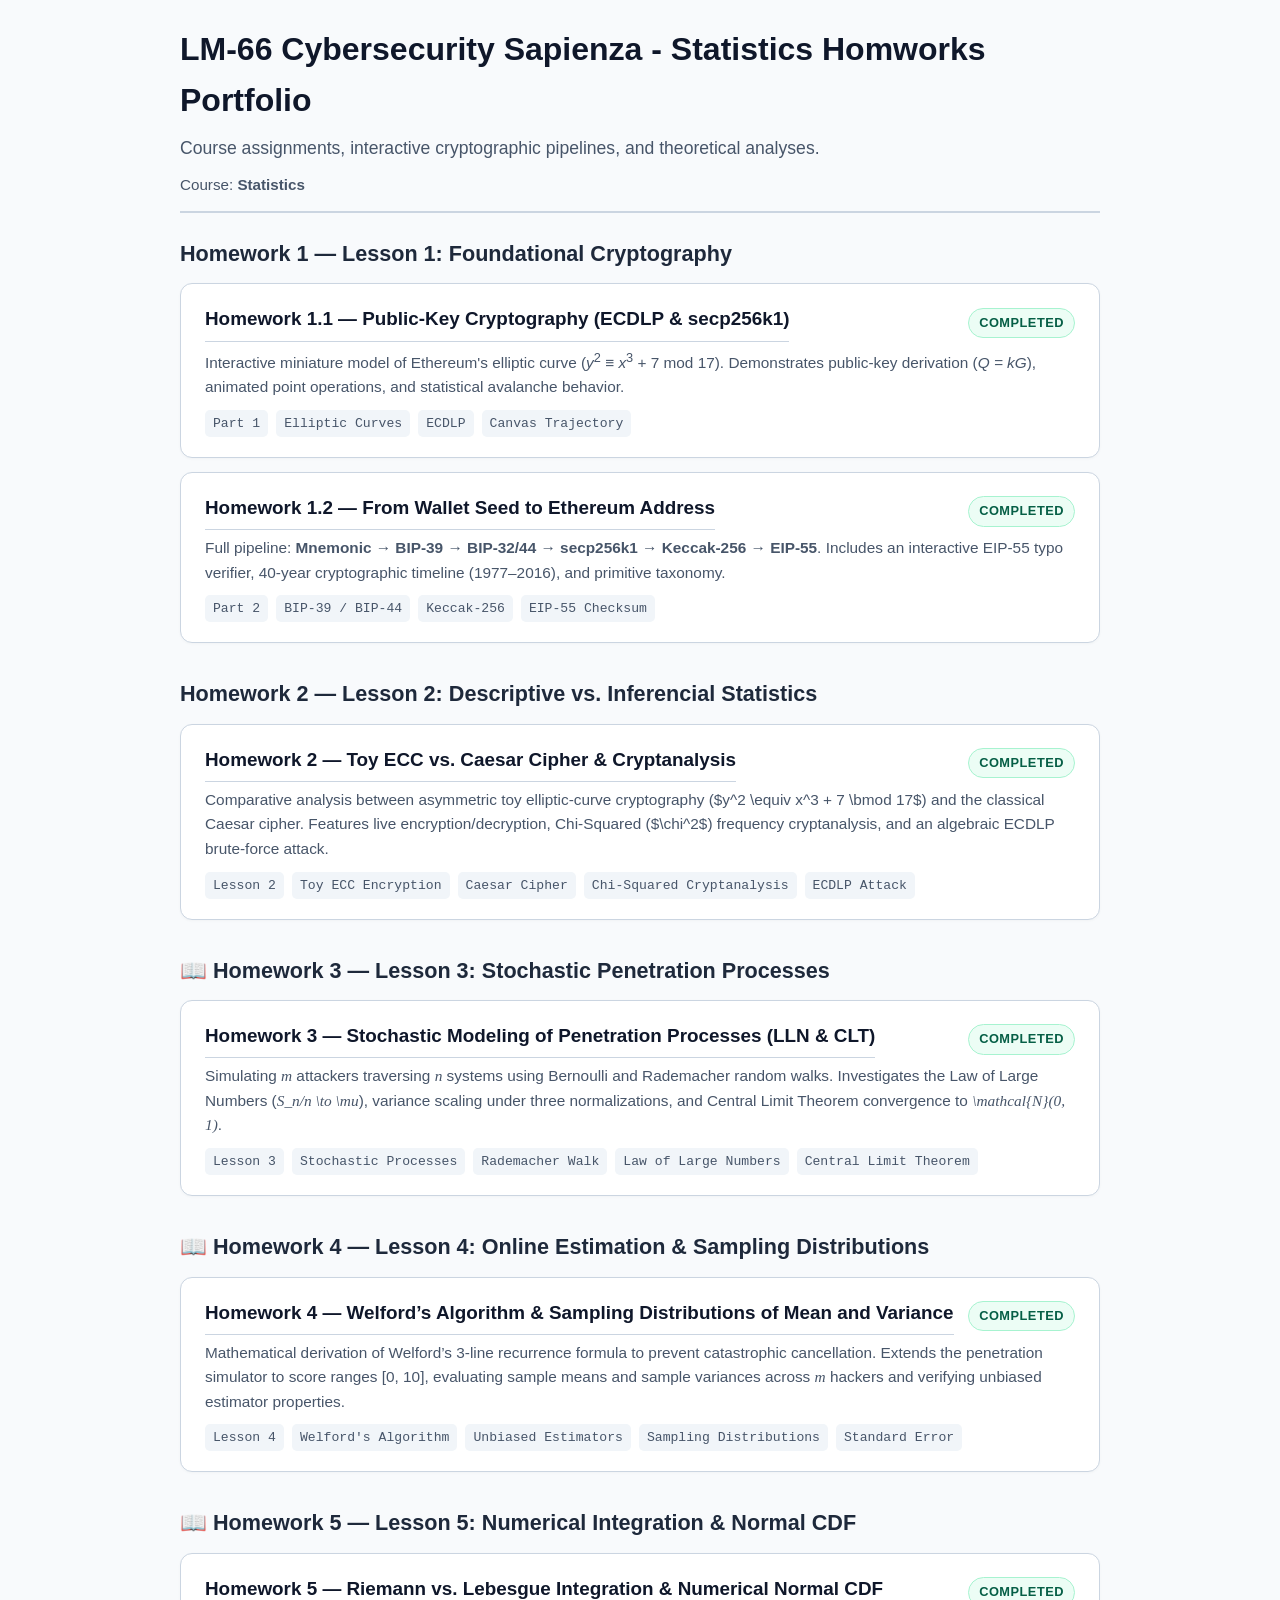
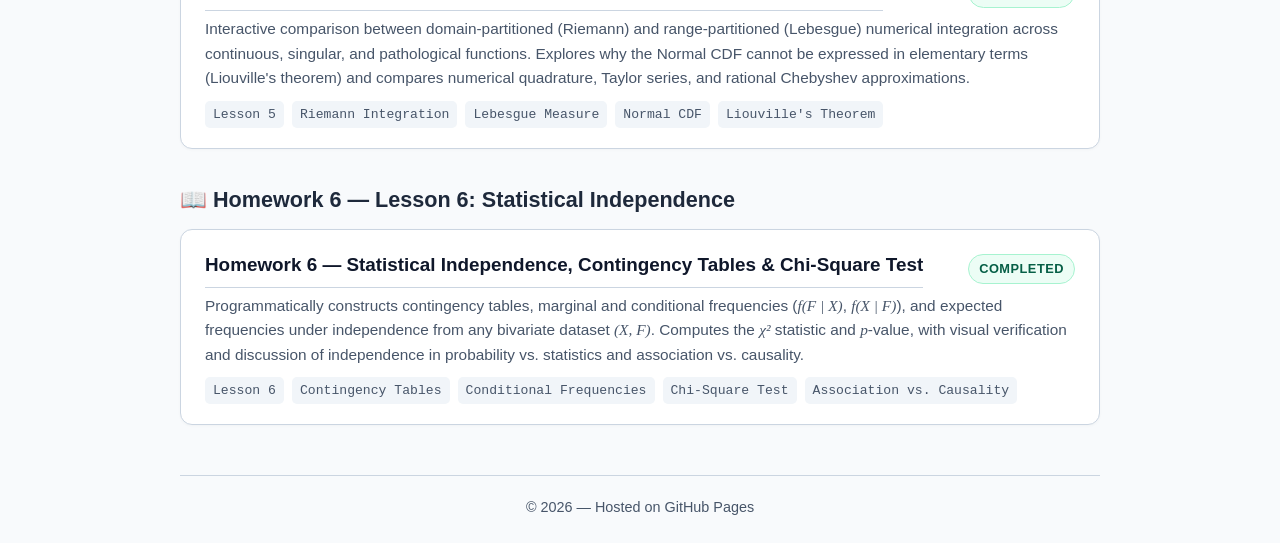
<file: index.html>
<!doctype html>
<html lang="en">
    <head>
        <meta charset="UTF-8" />
        <meta name="viewport" content="width=device-width, initial-scale=1.0" />
        <title>
            LM-66 Cybersecurity Sapienza - Statistics Course — Homework
            Portfolio
        </title>
        <link rel="stylesheet" href="style.css" />
        <style>
            /* Specific styles for the Index Hub */
            .lesson-section {
                margin-bottom: 34px;
            }
            .lesson-title {
                font-size: 1.35rem;
                font-weight: 700;
                color: #1e293b;
                margin-bottom: 12px;
                display: flex;
                align-items: center;
                gap: 10px;
            }
            .hw-card {
                background: var(--card);
                border: 1px solid var(--border);
                border-radius: 12px;
                padding: 20px 24px;
                text-decoration: none;
                color: inherit;
                display: block;
                transition: all 0.2s ease;
                box-shadow: 0 1px 3px rgba(0, 0, 0, 0.03);
                margin-bottom: 14px;
            }
            a.hw-card:hover {
                border-color: var(--primary);
                transform: translateY(-2px);
                box-shadow: 0 6px 16px rgba(37, 99, 235, 0.08);
            }
            .hw-card.disabled {
                opacity: 0.65;
                cursor: not-allowed;
                background: #fafafa;
            }
            .card-header {
                display: flex;
                justify-content: space-between;
                align-items: center;
                margin-bottom: 6px;
                flex-wrap: wrap;
                gap: 8px;
            }
            .hw-title {
                font-size: 1.18rem;
                font-weight: 600;
                margin: 0;
                color: var(--text);
            }
            a.hw-card:hover .hw-title {
                color: var(--primary);
            }
            .hw-desc {
                font-size: 0.96rem;
                color: var(--text-muted);
                margin: 0 0 10px 0;
            }
            .hw-tags {
                display: flex;
                gap: 8px;
                flex-wrap: wrap;
            }
            .tag {
                font-size: 0.82rem;
                font-family: monospace;
                background: #f1f5f9;
                color: #475569;
                padding: 3px 8px;
                border-radius: 5px;
            }
        </style>
    </head>
    <body>
        <div class="container" style="max-width: 920px">
            <header>
                <h1>
                    LM-66 Cybersecurity Sapienza - Statistics Homworks Portfolio
                </h1>
                <p
                    style="
                        font-size: 1.1rem;
                        color: var(--text-muted);
                        margin: 0 0 10px 0;
                    "
                >
                    Course assignments, interactive cryptographic pipelines, and
                    theoretical analyses.
                </p>
                <div
                    style="
                        font-size: 0.95rem;
                        color: var(--text-muted);
                        display: flex;
                        gap: 16px;
                    "
                >
                    <span>Course: <strong>Statistics</strong></span>
                </div>
            </header>

            <!-- LESSON 1 / HOMEWORK 1 -->
            <div class="lesson-section">
                <div class="lesson-title">
                    <span
                        >Homework 1 — Lesson 1: Foundational Cryptography</span
                    >
                </div>

                <!-- Part 1.1 -->
                <a href="hmwk1.html" class="hw-card">
                    <div class="card-header">
                        <h2 class="hw-title">
                            Homework 1.1 — Public-Key Cryptography (ECDLP &amp;
                            secp256k1)
                        </h2>
                        <span class="badge badge-completed">Completed</span>
                    </div>
                    <p class="hw-desc">
                        Interactive miniature model of Ethereum's elliptic curve
                        (<i>y</i><sup>2</sup> &equiv; <i>x</i><sup>3</sup> + 7
                        mod 17). Demonstrates public-key derivation (<i
                            >Q = kG</i
                        >), animated point operations, and statistical avalanche
                        behavior.
                    </p>
                    <div class="hw-tags">
                        <span class="tag">Part 1</span>
                        <span class="tag">Elliptic Curves</span>
                        <span class="tag">ECDLP</span>
                        <span class="tag">Canvas Trajectory</span>
                    </div>
                </a>

                <!-- Part 1.2 -->
                <a href="hmwk2.html" class="hw-card">
                    <div class="card-header">
                        <h2 class="hw-title">
                            Homework 1.2 — From Wallet Seed to Ethereum Address
                        </h2>
                        <span class="badge badge-completed">Completed</span>
                    </div>
                    <p class="hw-desc">
                        Full pipeline:
                        <strong
                            >Mnemonic &rarr; BIP-39 &rarr; BIP-32/44 &rarr;
                            secp256k1 &rarr; Keccak-256 &rarr; EIP-55</strong
                        >. Includes an interactive EIP-55 typo verifier, 40-year
                        cryptographic timeline (1977&ndash;2016), and primitive
                        taxonomy.
                    </p>
                    <div class="hw-tags">
                        <span class="tag">Part 2</span>
                        <span class="tag">BIP-39 / BIP-44</span>
                        <span class="tag">Keccak-256</span>
                        <span class="tag">EIP-55 Checksum</span>
                    </div>
                </a>
            </div>

            <!-- LESSON 2 / HOMEWORK 2 -->
            <div class="lesson-section">
                <div class="lesson-title">
                    <span
                        >Homework 2 — Lesson 2: Descriptive vs. Inferencial
                        Statistics</span
                    >
                </div>

                <!-- HOMEWORK 2 (Active) -->
                <a href="hmwk2-1.html" class="hw-card">
                    <div class="card-header">
                        <h2 class="hw-title">
                            Homework 2 — Toy ECC vs. Caesar Cipher &amp;
                            Cryptanalysis
                        </h2>
                        <span class="badge badge-completed">Completed</span>
                    </div>
                    <p class="hw-desc">
                        Comparative analysis between asymmetric toy
                        elliptic-curve cryptography ($y^2 \equiv x^3 + 7 \bmod
                        17$) and the classical Caesar cipher. Features live
                        encryption/decryption, Chi-Squared ($\chi^2$) frequency
                        cryptanalysis, and an algebraic ECDLP brute-force
                        attack.
                    </p>
                    <div class="hw-tags">
                        <span class="tag">Lesson 2</span>
                        <span class="tag">Toy ECC Encryption</span>
                        <span class="tag">Caesar Cipher</span>
                        <span class="tag">Chi-Squared Cryptanalysis</span>
                        <span class="tag">ECDLP Attack</span>
                    </div>
                </a>
            </div>

            <!-- LESSON 3 / HOMEWORK 3 -->
            <div class="lesson-section">
                <div class="lesson-title">
                    <span
                        >📖 Homework 3 — Lesson 3: Stochastic Penetration
                        Processes</span
                    >
                </div>

                <a href="hmwk3.html" class="hw-card">
                    <div class="card-header">
                        <h2 class="hw-title">
                            Homework 3 — Stochastic Modeling of Penetration
                            Processes (LLN &amp; CLT)
                        </h2>
                        <span class="badge badge-completed">Completed</span>
                    </div>
                    <p class="hw-desc">
                        Simulating <span class="math">m</span> attackers
                        traversing <span class="math">n</span> systems using
                        Bernoulli and Rademacher random walks. Investigates the
                        Law of Large Numbers (<span class="math"
                            >S_n/n \to \mu</span
                        >), variance scaling under three normalizations, and
                        Central Limit Theorem convergence to
                        <span class="math">\mathcal{N}(0, 1)</span>.
                    </p>
                    <div class="hw-tags">
                        <span class="tag">Lesson 3</span>
                        <span class="tag">Stochastic Processes</span>
                        <span class="tag">Rademacher Walk</span>
                        <span class="tag">Law of Large Numbers</span>
                        <span class="tag">Central Limit Theorem</span>
                    </div>
                </a>
            </div>

            <!-- LESSON 4 / HOMEWORK 4 -->
            <div class="lesson-section">
                <div class="lesson-title">
                    <span
                        >📖 Homework 4 — Lesson 4: Online Estimation &amp;
                        Sampling Distributions</span
                    >
                </div>

                <a href="hmwk4.html" class="hw-card">
                    <div class="card-header">
                        <h2 class="hw-title">
                            Homework 4 — Welford’s Algorithm &amp; Sampling
                            Distributions of Mean and Variance
                        </h2>
                        <span class="badge badge-completed">Completed</span>
                    </div>
                    <p class="hw-desc">
                        Mathematical derivation of Welford’s 3-line recurrence
                        formula to prevent catastrophic cancellation. Extends
                        the penetration simulator to score ranges [0, 10],
                        evaluating sample means and sample variances across
                        <span class="math">m</span> hackers and verifying
                        unbiased estimator properties.
                    </p>
                    <div class="hw-tags">
                        <span class="tag">Lesson 4</span>
                        <span class="tag">Welford's Algorithm</span>
                        <span class="tag">Unbiased Estimators</span>
                        <span class="tag">Sampling Distributions</span>
                        <span class="tag">Standard Error</span>
                    </div>
                </a>
            </div>

            <!-- LESSON 5 / HOMEWORK 5 -->
            <div class="lesson-section">
                <div class="lesson-title">
                    <span
                        >📖 Homework 5 — Lesson 5: Numerical Integration &amp;
                        Normal CDF</span
                    >
                </div>

                <a href="hmwk5.html" class="hw-card">
                    <div class="card-header">
                        <h2 class="hw-title">
                            Homework 5 — Riemann vs. Lebesgue Integration &amp;
                            Numerical Normal CDF
                        </h2>
                        <span class="badge badge-completed">Completed</span>
                    </div>
                    <p class="hw-desc">
                        Interactive comparison between domain-partitioned
                        (Riemann) and range-partitioned (Lebesgue) numerical
                        integration across continuous, singular, and
                        pathological functions. Explores why the Normal CDF
                        cannot be expressed in elementary terms (Liouville's
                        theorem) and compares numerical quadrature, Taylor
                        series, and rational Chebyshev approximations.
                    </p>
                    <div class="hw-tags">
                        <span class="tag">Lesson 5</span>
                        <span class="tag">Riemann Integration</span>
                        <span class="tag">Lebesgue Measure</span>
                        <span class="tag">Normal CDF</span>
                        <span class="tag">Liouville's Theorem</span>
                    </div>
                </a>
            </div>
            <!-- LESSON 6 / HOMEWORK 6 -->
            <div class="lesson-section">
                <div class="lesson-title">
                    <span
                        >📖 Homework 6 — Lesson 6: Statistical
                        Independence</span
                    >
                </div>

                <a href="hmwk6.html" class="hw-card">
                    <div class="card-header">
                        <h2 class="hw-title">
                            Homework 6 — Statistical Independence, Contingency
                            Tables &amp; Chi-Square Test
                        </h2>
                        <span class="badge badge-completed">Completed</span>
                    </div>
                    <p class="hw-desc">
                        Programmatically constructs contingency tables, marginal
                        and conditional frequencies (<span class="math"
                            >f(F | X)</span
                        >, <span class="math">f(X | F)</span>), and expected
                        frequencies under independence from any bivariate
                        dataset <span class="math">(X, F)</span>. Computes the
                        <span class="math">&chi;&sup2;</span> statistic and
                        <span class="math">p</span>-value, with visual
                        verification and discussion of independence in
                        probability vs. statistics and association vs.
                        causality.
                    </p>
                    <div class="hw-tags">
                        <span class="tag">Lesson 6</span>
                        <span class="tag">Contingency Tables</span>
                        <span class="tag">Conditional Frequencies</span>
                        <span class="tag">Chi-Square Test</span>
                        <span class="tag">Association vs. Causality</span>
                    </div>
                </a>
            </div>

            <footer
                style="
                    margin-top: 50px;
                    text-align: center;
                    font-size: 0.9rem;
                    color: var(--text-muted);
                    border-top: 1px solid var(--border);
                    padding-top: 20px;
                "
            >
                &copy;
                <script>
                    document.write(new Date().getFullYear());
                </script>
                — Hosted on GitHub Pages
            </footer>
        </div>
    </body>
</html>
</file>
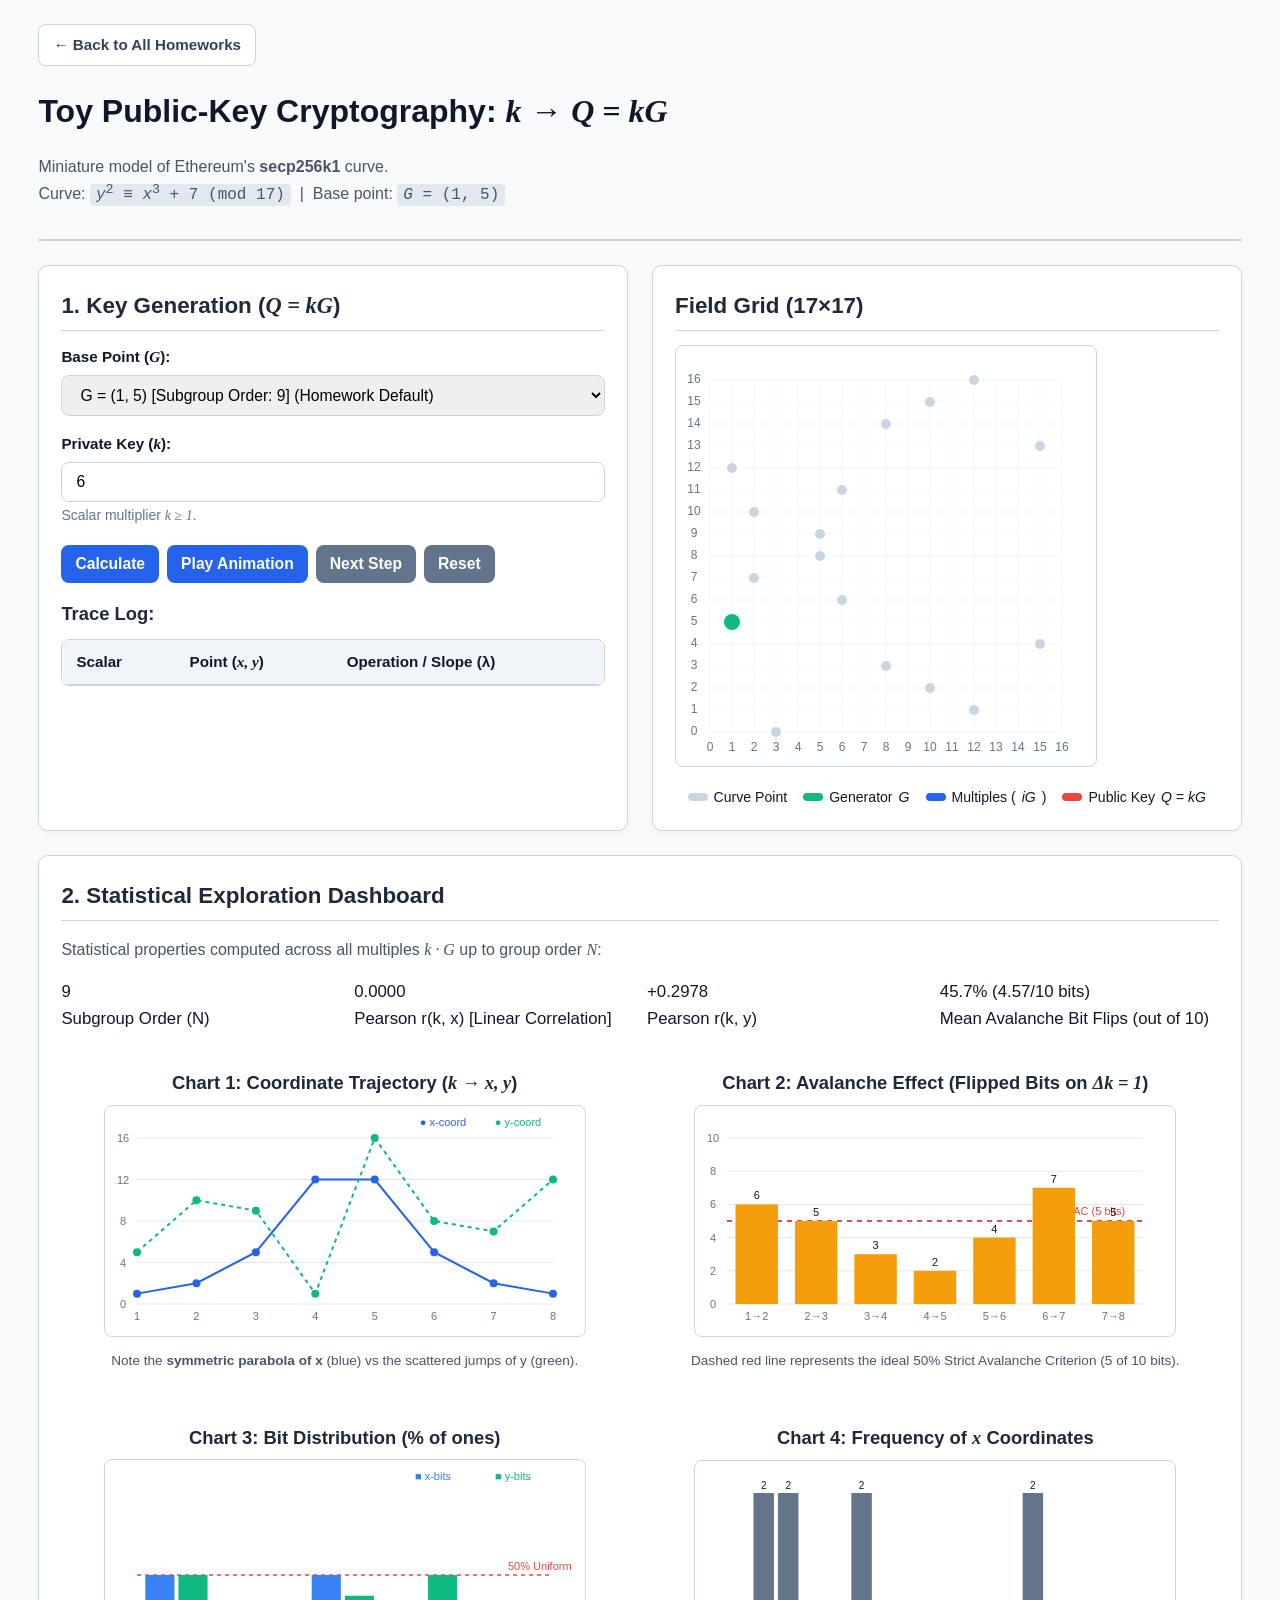
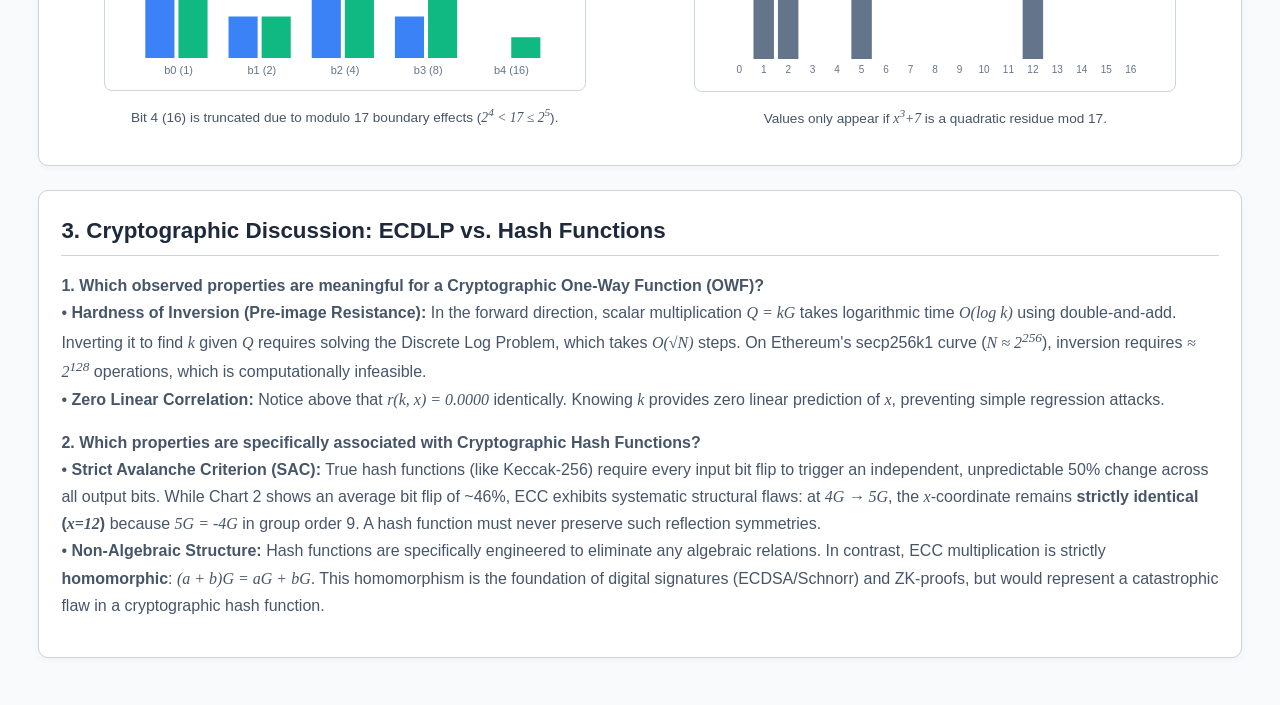
<file: hmwk1-1.html>
<!doctype html>
<html lang="en">
    <head>
        <meta charset="UTF-8" />
        <meta name="viewport" content="width=device-width, initial-scale=1.0" />
        <title>Public-Key Cryptography (Toy ECC: secp256k1 miniature)</title>
        <link rel="stylesheet" href="style.css" />
    </head>
    <body>
        <div class="container">
            <a href="index.html" class="back-btn"
                >&larr; Back to All Homeworks</a
            >

            <header>
                <h1>
                    Toy Public-Key Cryptography:
                    <span class="math">k</span> &rarr;
                    <span class="math">Q = kG</span>
                </h1>
                <p>
                    Miniature model of Ethereum's
                    <strong>secp256k1</strong> curve.<br />
                    Curve:
                    <span class="badge-math"
                        ><i>y</i><sup>2</sup> &equiv; <i>x</i><sup>3</sup> + 7
                        (mod 17)</span
                    >
                    &nbsp;|&nbsp; Base point:
                    <span class="badge-math"><i>G</i> = (1, 5)</span>
                </p>
            </header>

            <!-- Interactive Algorithm -->
            <div class="grid-2">
                <div class="card">
                    <h2>
                        1. Key Generation (<span class="math">Q = kG</span>)
                    </h2>

                    <div class="control-group">
                        <label for="basePointSelect"
                            >Base Point (<span class="math">G</span>):</label
                        >
                        <select id="basePointSelect">
                            <option value="1,5">
                                G = (1, 5) [Subgroup Order: 9] (Homework
                                Default)
                            </option>
                            <option value="6,6">
                                G = (6, 6) [Full Curve Order: 18]
                            </option>
                            <option value="2,7">
                                G = (2, 7) [Subgroup Order: 9]
                            </option>
                        </select>
                    </div>

                    <div class="control-group">
                        <label for="privKey"
                            >Private Key (<span class="math">k</span>):</label
                        >
                        <input
                            type="number"
                            id="privKey"
                            value="6"
                            min="1"
                            max="17"
                        />
                        <small style="color: #64748b"
                            >Scalar multiplier
                            <span class="math">k &ge; 1</span>.</small
                        >
                    </div>

                    <div class="btn-group">
                        <button id="btnCompute">Calculate</button>
                        <button id="btnAnimate">Play Animation</button>
                        <button id="btnStep" class="secondary">
                            Next Step
                        </button>
                        <button id="btnReset" class="secondary">Reset</button>
                    </div>

                    <div
                        id="resultBox"
                        class="final-result"
                        style="display: none"
                    ></div>

                    <h3 style="margin-top: 16px">Trace Log:</h3>
                    <div class="table-container">
                        <table id="stepTable">
                            <thead>
                                <tr>
                                    <th>Scalar</th>
                                    <th>
                                        Point (<span class="math">x, y</span>)
                                    </th>
                                    <th>Operation / Slope (&lambda;)</th>
                                </tr>
                            </thead>
                            <tbody id="stepBody"></tbody>
                        </table>
                    </div>
                </div>

                <!-- Visual Canvas Grid -->
                <div class="card canvas-container">
                    <h2>Field Grid (17&times;17)</h2>
                    <canvas id="curveCanvas" width="420" height="420"></canvas>
                    <div class="legend">
                        <div class="legend-item">
                            <span
                                class="badge"
                                style="background: #cbd5e1"
                            ></span>
                            Curve Point
                        </div>
                        <div class="legend-item">
                            <span
                                class="badge"
                                style="background: #10b981"
                            ></span>
                            Generator <i>G</i>
                        </div>
                        <div class="legend-item">
                            <span
                                class="badge"
                                style="background: #2563eb"
                            ></span>
                            Multiples (<i>iG</i>)
                        </div>
                        <div class="legend-item">
                            <span
                                class="badge"
                                style="background: #ef4444"
                            ></span>
                            Public Key <i>Q = kG</i>
                        </div>
                    </div>
                </div>
            </div>

            <!-- Statistical Exploration -->
            <div class="card">
                <h2>2. Statistical Exploration Dashboard</h2>
                <p>
                    Statistical properties computed across all multiples
                    <span class="math">k &middot; G</span> up to group order
                    <span class="math">N</span>:
                </p>

                <div
                    style="
                        display: grid;
                        grid-template-columns: repeat(
                            auto-fit,
                            minmax(200px, 1fr)
                        );
                        gap: 14px;
                        margin-bottom: 22px;
                    "
                >
                    <div class="metric-box">
                        <div class="metric-val" id="metricOrder">9</div>
                        <div class="metric-label">Subgroup Order (N)</div>
                    </div>
                    <div class="metric-box">
                        <div class="metric-val" id="metricCorrX">0.0000</div>
                        <div class="metric-label">
                            Pearson r(k, x) [Linear Correlation]
                        </div>
                    </div>
                    <div class="metric-box">
                        <div class="metric-val" id="metricCorrY">+0.2978</div>
                        <div class="metric-label">Pearson r(k, y)</div>
                    </div>
                    <div class="metric-box">
                        <div class="metric-val" id="metricAvalanche">45.7%</div>
                        <div class="metric-label">
                            Mean Avalanche Bit Flips (out of 10)
                        </div>
                    </div>
                </div>

                <div class="grid-2">
                    <!-- Chart 1: Trajectory -->
                    <div style="text-align: center">
                        <h3>
                            Chart 1: Coordinate Trajectory (<span class="math"
                                >k &rarr; x, y</span
                            >)
                        </h3>
                        <canvas
                            id="chartTrajectory"
                            width="480"
                            height="230"
                        ></canvas>
                        <p style="font-size: 0.85rem; margin-top: 4px">
                            Note the
                            <strong>symmetric parabola of x</strong> (blue) vs
                            the scattered jumps of y (green).
                        </p>
                    </div>

                    <!-- Chart 2: Avalanche Effect -->
                    <div style="text-align: center">
                        <h3>
                            Chart 2: Avalanche Effect (Flipped Bits on
                            <span class="math">&Delta;k = 1</span>)
                        </h3>
                        <canvas
                            id="chartAvalanche"
                            width="480"
                            height="230"
                        ></canvas>
                        <p style="font-size: 0.85rem; margin-top: 4px">
                            Dashed red line represents the ideal 50% Strict
                            Avalanche Criterion (5 of 10 bits).
                        </p>
                    </div>

                    <div style="text-align: center">
                        <h3>Chart 3: Bit Distribution (% of ones)</h3>
                        <canvas
                            id="chartBits"
                            width="480"
                            height="230"
                        ></canvas>
                        <p style="font-size: 0.85rem; margin-top: 4px">
                            Bit 4 (16) is truncated due to modulo 17 boundary
                            effects (<span class="math"
                                >2<sup>4</sup> &lt; 17 &le; 2<sup>5</sup></span
                            >).
                        </p>
                    </div>

                    <!-- Chart 4: X Frequency -->
                    <div style="text-align: center">
                        <h3>
                            Chart 4: Frequency of
                            <span class="math">x</span> Coordinates
                        </h3>
                        <canvas
                            id="chartFreq"
                            width="480"
                            height="230"
                        ></canvas>
                        <p style="font-size: 0.85rem; margin-top: 4px">
                            Values only appear if
                            <span class="math">x<sup>3</sup>+7</span> is a
                            quadratic residue mod 17.
                        </p>
                    </div>
                </div>
            </div>

            <!-- Theoretical Discussion -->
            <div class="card">
                <h2>3. Cryptographic Discussion: ECDLP vs. Hash Functions</h2>
                <div
                    style="font-size: 0.96rem; color: #334155; line-height: 1.7"
                >
                    <p>
                        <strong
                            >1. Which observed properties are meaningful for a
                            Cryptographic One-Way Function (OWF)?</strong
                        ><br />
                        &bull;
                        <strong
                            >Hardness of Inversion (Pre-image
                            Resistance):</strong
                        >
                        In the forward direction, scalar multiplication
                        <span class="math">Q = kG</span> takes logarithmic time
                        <span class="math">O(log k)</span> using double-and-add.
                        Inverting it to find <span class="math">k</span> given
                        <span class="math">Q</span> requires solving the
                        Discrete Log Problem, which takes
                        <span class="math">O(&radic;N)</span> steps. On
                        Ethereum's secp256k1 curve (<span class="math"
                            >N &approx; 2<sup>256</sup></span
                        >), inversion requires
                        <span class="math">&approx; 2<sup>128</sup></span>
                        operations, which is computationally infeasible.<br />
                        &bull; <strong>Zero Linear Correlation:</strong> Notice
                        above that
                        <span class="math">r(k, x) = 0.0000</span> identically.
                        Knowing <span class="math">k</span> provides zero linear
                        prediction of <span class="math">x</span>, preventing
                        simple regression attacks.
                    </p>

                    <p>
                        <strong
                            >2. Which properties are specifically associated
                            with Cryptographic Hash Functions?</strong
                        ><br />
                        &bull;
                        <strong>Strict Avalanche Criterion (SAC):</strong> True
                        hash functions (like Keccak-256) require every input bit
                        flip to trigger an independent, unpredictable 50% change
                        across all output bits. While Chart 2 shows an average
                        bit flip of ~46%, ECC exhibits systematic structural
                        flaws: at <span class="math">4G &rarr; 5G</span>, the
                        <span class="math">x</span>-coordinate remains
                        <strong
                            >strictly identical (<span class="math">x=12</span
                            >)</strong
                        >
                        because <span class="math">5G = -4G</span> in group
                        order 9. A hash function must never preserve such
                        reflection symmetries.<br />
                        &bull; <strong>Non-Algebraic Structure:</strong> Hash
                        functions are specifically engineered to eliminate any
                        algebraic relations. In contrast, ECC multiplication is
                        strictly <strong>homomorphic</strong>:
                        <span class="math">(a + b)G = aG + bG</span>. This
                        homomorphism is the foundation of digital signatures
                        (ECDSA/Schnorr) and ZK-proofs, but would represent a
                        catastrophic flaw in a cryptographic hash function.
                    </p>
                </div>
            </div>
        </div>

        <script>
            const P = 17;

            function mod(n, m = P) {
                return ((n % m) + m) % m;
            }

            function modInverse(a, m = P) {
                a = mod(a, m);
                if (a === 0) return 0;
                let res = 1,
                    base = a,
                    exp = m - 2;
                while (exp > 0) {
                    if (exp % 2 === 1) res = (res * base) % m;
                    base = (base * base) % m;
                    exp = Math.floor(exp / 2);
                }
                return res;
            }

            function getAllValidPoints() {
                const pts = [];
                for (let x = 0; x < P; x++) {
                    const rhs = mod(x * x * x + 7);
                    for (let y = 0; y < P; y++) {
                        if (mod(y * y) === rhs) {
                            pts.push([x, y]);
                        }
                    }
                }
                return pts;
            }

            function pointAdd(pt1, pt2) {
                if (!pt1) return { pt: pt2, desc: "Add with Identity" };
                if (!pt2) return { pt: pt1, desc: "Add with Identity" };

                const [x1, y1] = pt1;
                const [x2, y2] = pt2;

                if (x1 === x2 && mod(y1 + y2) === 0) {
                    return { pt: null, desc: "Point at Infinity (Identity)" };
                }

                let lambda, desc;
                if (x1 === x2 && y1 === y2) {
                    if (y1 === 0)
                        return { pt: null, desc: "Point at Infinity" };
                    const num = mod(3 * x1 * x1);
                    const den = mod(2 * y1);
                    lambda = mod(num * modInverse(den));
                    desc = `Doubling: λ = (3·${x1}²)/(2·${y1}) = ${lambda}`;
                } else {
                    const num = mod(y2 - y1);
                    const den = mod(x2 - x1);
                    lambda = mod(num * modInverse(den));
                    desc = `Addition: λ = (${y2}-${y1})/(${x2}-${x1}) = ${lambda}`;
                }

                const x3 = mod(lambda * lambda - x1 - x2);
                const y3 = mod(lambda * (x1 - x3) - y1);
                return { pt: [x3, y3], desc };
            }

            function computeSequence(basePt, maxK = 18) {
                const seq = [];
                let cur = basePt;
                seq.push({ k: 1, pt: basePt, desc: "Base Point G" });

                for (let i = 2; i <= maxK; i++) {
                    const res = pointAdd(cur, basePt);
                    seq.push({ k: i, pt: res.pt, desc: res.desc });
                    if (res.pt === null) break;
                    cur = res.pt;
                }
                return seq;
            }

            function pearson(xArr, yArr) {
                const n = xArr.length;
                const mx = xArr.reduce((a, b) => a + b, 0) / n;
                const my = yArr.reduce((a, b) => a + b, 0) / n;
                const cov = xArr.reduce(
                    (sum, xi, i) => sum + (xi - mx) * (yArr[i] - my),
                    0,
                );
                const vx = xArr.reduce(
                    (sum, xi) => sum + Math.pow(xi - mx, 2),
                    0,
                );
                const vy = yArr.reduce(
                    (sum, yi) => sum + Math.pow(yi - my, 2),
                    0,
                );
                return vx === 0 || vy === 0 ? 0 : cov / Math.sqrt(vx * vy);
            }

            const allPoints = getAllValidPoints();
            let currentBase = [1, 5];
            let fullSequence = [];
            let currentStepIndex = 0;
            let animTimer = null;

            const canvas = document.getElementById("curveCanvas");
            const ctx = canvas.getContext("2d");
            const stepBody = document.getElementById("stepBody");
            const resultBox = document.getElementById("resultBox");

            function init() {
                const rawVal = document
                    .getElementById("basePointSelect")
                    .value.split(",")
                    .map(Number);
                currentBase = rawVal;
                fullSequence = computeSequence(currentBase, 18);
                currentStepIndex = 0;
                renderCanvas();
                renderStats();
            }

            function renderCanvas() {
                const w = canvas.width;
                const h = canvas.height;
                const padding = 34;
                const step = (w - 2 * padding) / (P - 1);

                ctx.clearRect(0, 0, w, h);

                ctx.strokeStyle = "#f1f5f9";
                ctx.lineWidth = 1;
                ctx.fillStyle = "#64748b";
                ctx.font = "12px sans-serif";
                ctx.textAlign = "center";
                ctx.textBaseline = "middle";

                for (let i = 0; i < P; i++) {
                    const px = padding + i * step;
                    const py = h - padding - i * step;

                    ctx.beginPath();
                    ctx.moveTo(px, padding);
                    ctx.lineTo(px, h - padding);
                    ctx.stroke();

                    ctx.beginPath();
                    ctx.moveTo(padding, py);
                    ctx.lineTo(w - padding, py);
                    ctx.stroke();

                    ctx.fillText(i, px, h - padding + 16);
                    ctx.fillText(i, padding - 16, py);
                }

                for (const [x, y] of allPoints) {
                    const px = padding + x * step;
                    const py = h - padding - y * step;
                    ctx.fillStyle = "#cbd5e1";
                    ctx.beginPath();
                    ctx.arc(px, py, 5, 0, 2 * Math.PI);
                    ctx.fill();
                }

                if (currentStepIndex > 0) {
                    ctx.strokeStyle = "#93c5fd";
                    ctx.lineWidth = 2.5;
                    ctx.beginPath();
                    let first = true;
                    for (let i = 0; i < currentStepIndex; i++) {
                        const item = fullSequence[i];
                        if (!item || !item.pt) continue;
                        const [x, y] = item.pt;
                        const px = padding + x * step;
                        const py = h - padding - y * step;
                        if (first) {
                            ctx.moveTo(px, py);
                            first = false;
                        } else {
                            ctx.lineTo(px, py);
                        }
                    }
                    ctx.stroke();
                    ctx.lineWidth = 1;
                }

                const gx = padding + currentBase[0] * step;
                const gy = h - padding - currentBase[1] * step;
                ctx.fillStyle = "#10b981";
                ctx.beginPath();
                ctx.arc(gx, gy, 8, 0, 2 * Math.PI);
                ctx.fill();

                for (let i = 0; i < currentStepIndex; i++) {
                    const item = fullSequence[i];
                    if (!item || !item.pt) continue;
                    const [x, y] = item.pt;
                    const px = padding + x * step;
                    const py = h - padding - y * step;
                    const isFinal = i === currentStepIndex - 1;
                    ctx.fillStyle = isFinal ? "#ef4444" : "#2563eb";
                    ctx.beginPath();
                    ctx.arc(px, py, isFinal ? 9 : 6.5, 0, 2 * Math.PI);
                    ctx.fill();

                    ctx.fillStyle = "#0f172a";
                    ctx.font = "bold 12px sans-serif";
                    ctx.fillText(`${item.k}G`, px + 12, py - 8);
                }
            }

            function updateTable() {
                stepBody.innerHTML = "";
                for (let i = 0; i < currentStepIndex; i++) {
                    const item = fullSequence[i];
                    const tr = document.createElement("tr");
                    const ptText = item.pt
                        ? `(${item.pt[0]}, ${item.pt[1]})`
                        : "Identity (Point at Infinity)";
                    tr.innerHTML = `
        <td><strong>${item.k}G</strong></td>
        <td>${ptText}</td>
        <td><small>${item.desc}</small></td>
      `;
                    stepBody.appendChild(tr);
                }

                const targetK = parseInt(
                    document.getElementById("privKey").value,
                    10,
                );
                if (
                    currentStepIndex >= targetK &&
                    targetK <= fullSequence.length
                ) {
                    const finalItem = fullSequence[targetK - 1];
                    resultBox.style.display = "block";
                    const finalStr = finalItem.pt
                        ? `(${finalItem.pt[0]}, ${finalItem.pt[1]})`
                        : "Identity (Point at Infinity)";
                    resultBox.innerHTML = `TOY PUBLIC KEY: Q = ${targetK}G = ${finalStr}`;
                } else {
                    resultBox.style.display = "none";
                }
            }

            function stepForward() {
                const targetK = parseInt(
                    document.getElementById("privKey").value,
                    10,
                );
                if (
                    currentStepIndex < targetK &&
                    currentStepIndex < fullSequence.length
                ) {
                    currentStepIndex++;
                    renderCanvas();
                    updateTable();
                    return true;
                }
                return false;
            }

            function runAll() {
                clearInterval(animTimer);
                const targetK = parseInt(
                    document.getElementById("privKey").value,
                    10,
                );
                currentStepIndex = Math.min(targetK, fullSequence.length);
                renderCanvas();
                updateTable();
            }

            function startAnimation() {
                clearInterval(animTimer);
                currentStepIndex = 0;
                renderCanvas();
                updateTable();
                animTimer = setInterval(() => {
                    const hasNext = stepForward();
                    if (!hasNext) clearInterval(animTimer);
                }, 700);
            }

            function renderStats() {
                const valid = fullSequence.filter((d) => d.pt !== null);
                const ks = valid.map((d) => d.k);
                const xs = valid.map((d) => d.pt[0]);
                const ys = valid.map((d) => d.pt[1]);

                document.getElementById("metricOrder").innerText =
                    fullSequence.length;
                const rx = pearson(ks, xs);
                const ry = pearson(ks, ys);
                document.getElementById("metricCorrX").innerText =
                    rx.toFixed(4);
                document.getElementById("metricCorrY").innerText =
                    (ry >= 0 ? "+" : "") + ry.toFixed(4);

                const flips = [];
                const flipLabels = [];
                for (let i = 0; i < valid.length - 1; i++) {
                    const b1 = (valid[i].pt[0] << 5) | valid[i].pt[1];
                    const b2 = (valid[i + 1].pt[0] << 5) | valid[i + 1].pt[1];
                    let cnt = 0,
                        xor = b1 ^ b2;
                    for (let bit = 0; bit < 10; bit++)
                        if ((xor >> bit) & 1) cnt++;
                    flips.push(cnt);
                    flipLabels.push(`${valid[i].k}→${valid[i + 1].k}`);
                }
                const meanFlips =
                    flips.reduce((a, b) => a + b, 0) / flips.length;
                document.getElementById("metricAvalanche").innerText =
                    `${(meanFlips * 10).toFixed(1)}% (${meanFlips.toFixed(2)}/10 bits)`;

                drawTrajectoryChart(ks, xs, ys);
                drawAvalancheChart(flipLabels, flips);
                drawBitChart(xs, ys);
                drawFreqChart(xs);
            }

            function drawTrajectoryChart(ks, xs, ys) {
                const cvs = document.getElementById("chartTrajectory");
                const c = cvs.getContext("2d");
                const w = cvs.width,
                    h = cvs.height,
                    p = 32;
                c.clearRect(0, 0, w, h);

                c.strokeStyle = "#e2e8f0";
                c.lineWidth = 1;
                c.fillStyle = "#64748b";
                c.font = "11px sans-serif";
                c.textAlign = "center";

                const maxK = Math.max(...ks);
                const xStep = (w - 2 * p) / (maxK - 1 || 1);
                const yStep = (h - 2 * p) / 16;

                for (let i = 0; i <= 16; i += 4) {
                    const py = h - p - i * yStep;
                    c.beginPath();
                    c.moveTo(p, py);
                    c.lineTo(w - p, py);
                    c.stroke();
                    c.fillText(i, p - 14, py + 4);
                }

                c.strokeStyle = "#2563eb";
                c.lineWidth = 2;
                c.beginPath();
                ks.forEach((k, idx) => {
                    const px = p + (k - 1) * xStep;
                    const py = h - p - xs[idx] * yStep;
                    if (idx === 0) c.moveTo(px, py);
                    else c.lineTo(px, py);
                });
                c.stroke();

                c.strokeStyle = "#10b981";
                c.lineWidth = 2;
                c.setLineDash([4, 4]);
                c.beginPath();
                ks.forEach((k, idx) => {
                    const px = p + (k - 1) * xStep;
                    const py = h - p - ys[idx] * yStep;
                    if (idx === 0) c.moveTo(px, py);
                    else c.lineTo(px, py);
                });
                c.stroke();
                c.setLineDash([]);

                ks.forEach((k, idx) => {
                    const px = p + (k - 1) * xStep;
                    c.fillStyle = "#64748b";
                    c.fillText(k, px, h - p + 16);

                    c.fillStyle = "#2563eb";
                    c.beginPath();
                    c.arc(px, h - p - xs[idx] * yStep, 4, 0, Math.PI * 2);
                    c.fill();

                    c.fillStyle = "#10b981";
                    c.beginPath();
                    c.arc(px, h - p - ys[idx] * yStep, 4, 0, Math.PI * 2);
                    c.fill();
                });

                c.fillStyle = "#2563eb";
                c.fillText("● x-coord", w - p - 110, p - 12);
                c.fillStyle = "#10b981";
                c.fillText("● y-coord", w - p - 35, p - 12);
            }

            function drawAvalancheChart(labels, flips) {
                const cvs = document.getElementById("chartAvalanche");
                const c = cvs.getContext("2d");
                const w = cvs.width,
                    h = cvs.height,
                    p = 32;
                c.clearRect(0, 0, w, h);

                const barW = (w - 2 * p) / (flips.length * 1.4);
                const step = (w - 2 * p) / flips.length;

                c.strokeStyle = "#e2e8f0";
                c.lineWidth = 1;
                c.fillStyle = "#64748b";
                c.font = "11px sans-serif";
                c.textAlign = "center";

                for (let i = 0; i <= 10; i += 2) {
                    const py = h - p - (i / 10) * (h - 2 * p);
                    c.beginPath();
                    c.moveTo(p, py);
                    c.lineTo(w - p, py);
                    c.stroke();
                    c.fillText(i, p - 14, py + 4);
                }

                const midY = h - p - 0.5 * (h - 2 * p);
                c.strokeStyle = "#ef4444";
                c.lineWidth = 2;
                c.setLineDash([5, 5]);
                c.beginPath();
                c.moveTo(p, midY);
                c.lineTo(w - p, midY);
                c.stroke();
                c.setLineDash([]);
                c.fillStyle = "#ef4444";
                c.fillText("50% SAC (5 bits)", w - p - 60, midY - 6);

                flips.forEach((val, i) => {
                    const bx = p + i * step + (step - barW) / 2;
                    const bH = (val / 10) * (h - 2 * p);
                    const by = h - p - bH;
                    c.fillStyle = "#f59e0b";
                    c.fillRect(bx, by, barW, bH);

                    c.fillStyle = "#0f172a";
                    c.fillText(val, bx + barW / 2, by - 5);
                    c.fillStyle = "#64748b";
                    c.fillText(labels[i], bx + barW / 2, h - p + 16);
                });
            }

            function drawBitChart(xs, ys) {
                const cvs = document.getElementById("chartBits");
                const c = cvs.getContext("2d");
                const w = cvs.width,
                    h = cvs.height,
                    p = 32;
                c.clearRect(0, 0, w, h);

                const xBits = [0, 1, 2, 3, 4].map(
                    (b) =>
                        (xs.filter((v) => (v >> b) & 1).length / xs.length) *
                        100,
                );
                const yBits = [0, 1, 2, 3, 4].map(
                    (b) =>
                        (ys.filter((v) => (v >> b) & 1).length / ys.length) *
                        100,
                );

                const y50 = h - p - 0.5 * (h - 2 * p);
                c.strokeStyle = "#ef4444";
                c.lineWidth = 1.5;
                c.setLineDash([4, 4]);
                c.beginPath();
                c.moveTo(p, y50);
                c.lineTo(w - p, y50);
                c.stroke();
                c.setLineDash([]);
                c.fillStyle = "#ef4444";
                c.font = "11px sans-serif";
                c.fillText("50% Uniform", w - p - 45, y50 - 5);

                const groupW = (w - 2 * p) / 5;
                const barW = groupW * 0.35;

                [0, 1, 2, 3, 4].forEach((b) => {
                    const gx = p + b * groupW;

                    const xH = (xBits[b] / 100) * (h - 2 * p);
                    c.fillStyle = "#3b82f6";
                    c.fillRect(gx + groupW * 0.1, h - p - xH, barW, xH);

                    const yH = (yBits[b] / 100) * (h - 2 * p);
                    c.fillStyle = "#10b981";
                    c.fillRect(
                        gx + groupW * 0.1 + barW + 4,
                        h - p - yH,
                        barW,
                        yH,
                    );

                    c.fillStyle = "#64748b";
                    c.textAlign = "center";
                    c.fillText(
                        `b${b} (${1 << b})`,
                        gx + groupW / 2,
                        h - p + 16,
                    );
                });

                c.fillStyle = "#3b82f6";
                c.fillText("■ x-bits", w - p - 120, p - 12);
                c.fillStyle = "#10b981";
                c.fillText("■ y-bits", w - p - 40, p - 12);
            }

            function drawFreqChart(xs) {
                const cvs = document.getElementById("chartFreq");
                const c = cvs.getContext("2d");
                const w = cvs.width,
                    h = cvs.height,
                    p = 32;
                c.clearRect(0, 0, w, h);

                const counts = Array(P).fill(0);
                xs.forEach((val) => counts[val]++);

                const maxCount = Math.max(...counts, 2);
                const barW = (w - 2 * p) / P;

                for (let i = 0; i < P; i++) {
                    const bx = p + i * barW;
                    const bH = (counts[i] / maxCount) * (h - 2 * p);
                    const by = h - p - bH;

                    c.fillStyle = counts[i] > 0 ? "#64748b" : "#f1f5f9";
                    c.fillRect(bx + 2, by, barW - 4, bH);

                    c.fillStyle = "#64748b";
                    c.font = "10px sans-serif";
                    c.textAlign = "center";
                    c.fillText(i, bx + barW / 2, h - p + 14);

                    if (counts[i] > 0) {
                        c.fillStyle = "#0f172a";
                        c.fillText(counts[i], bx + barW / 2, by - 4);
                    }
                }
            }

            document
                .getElementById("btnCompute")
                .addEventListener("click", runAll);
            document
                .getElementById("btnAnimate")
                .addEventListener("click", startAnimation);
            document.getElementById("btnStep").addEventListener("click", () => {
                clearInterval(animTimer);
                stepForward();
            });
            document
                .getElementById("btnReset")
                .addEventListener("click", () => {
                    clearInterval(animTimer);
                    currentStepIndex = 0;
                    renderCanvas();
                    updateTable();
                });
            document
                .getElementById("basePointSelect")
                .addEventListener("change", init);
            document.getElementById("privKey").addEventListener("input", () => {
                currentStepIndex = 0;
                renderCanvas();
                updateTable();
            });

            init();
        </script>
    </body>
</html>
</file>
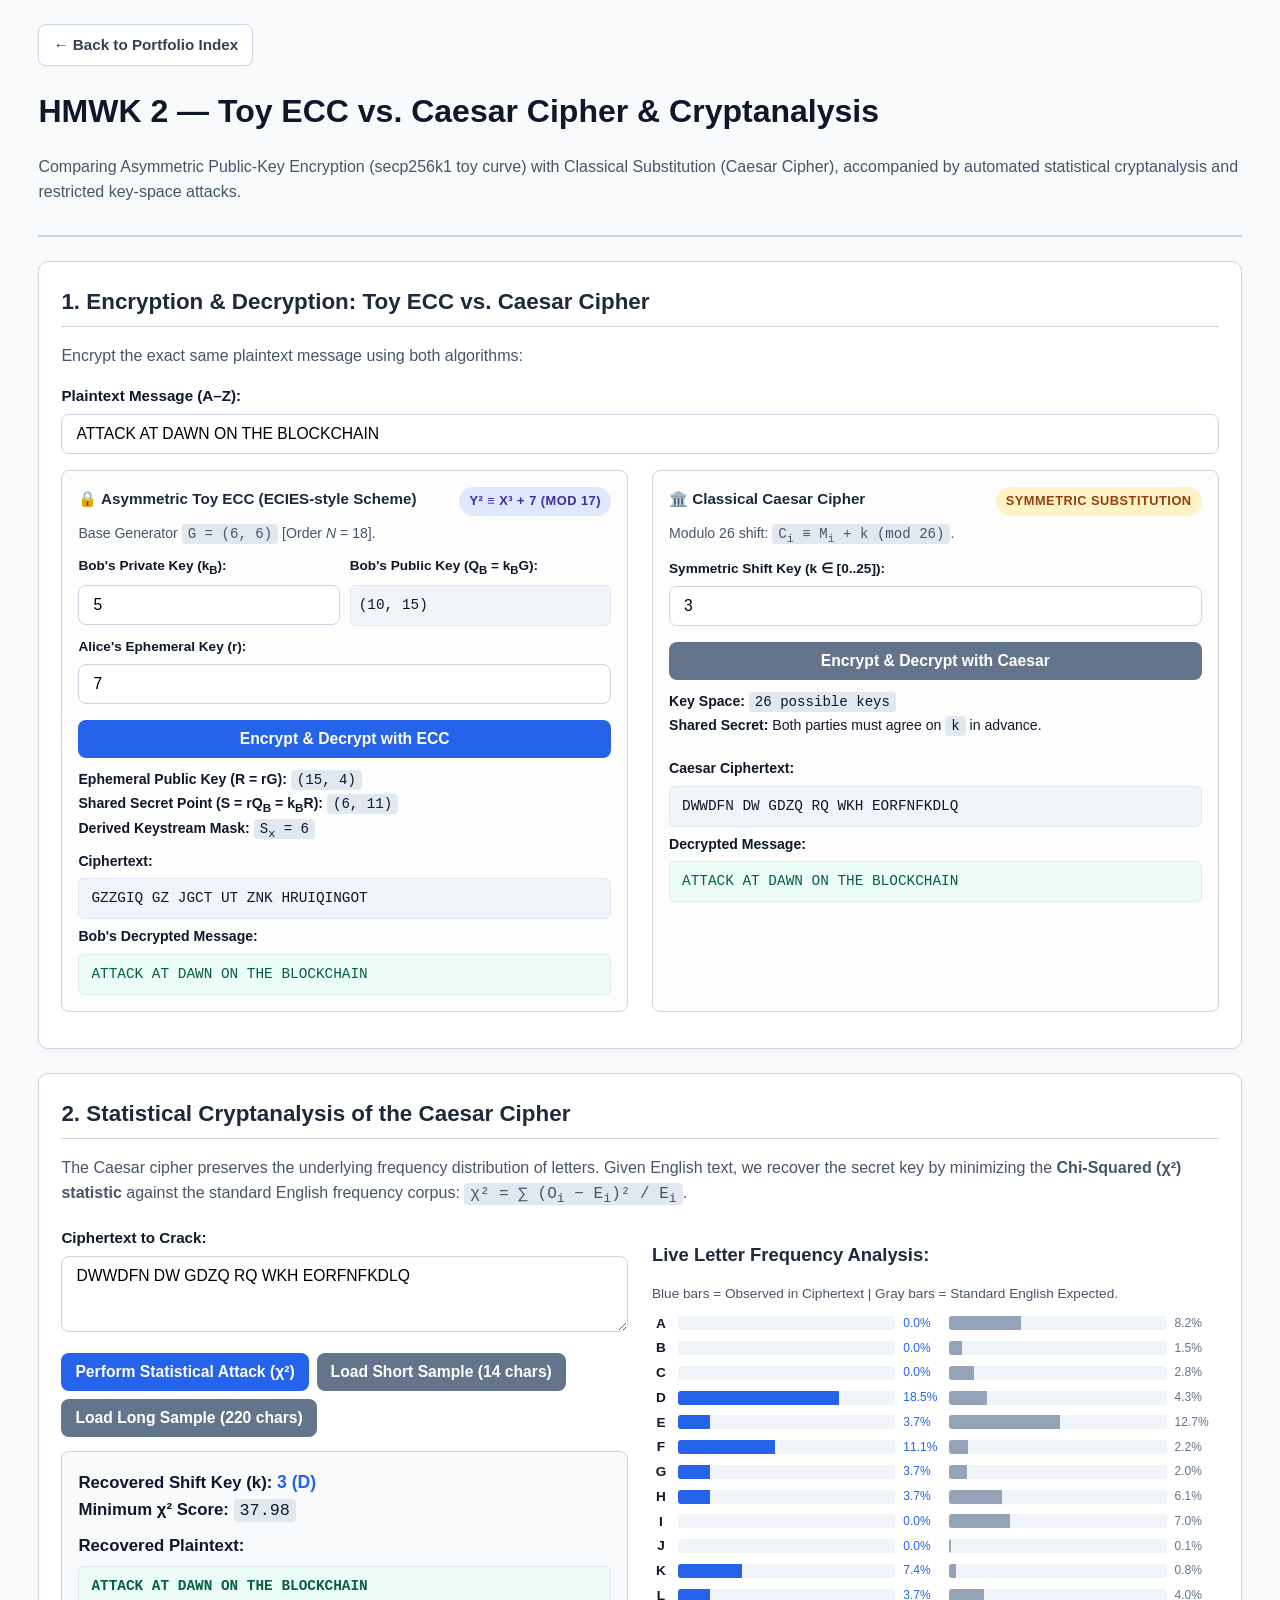
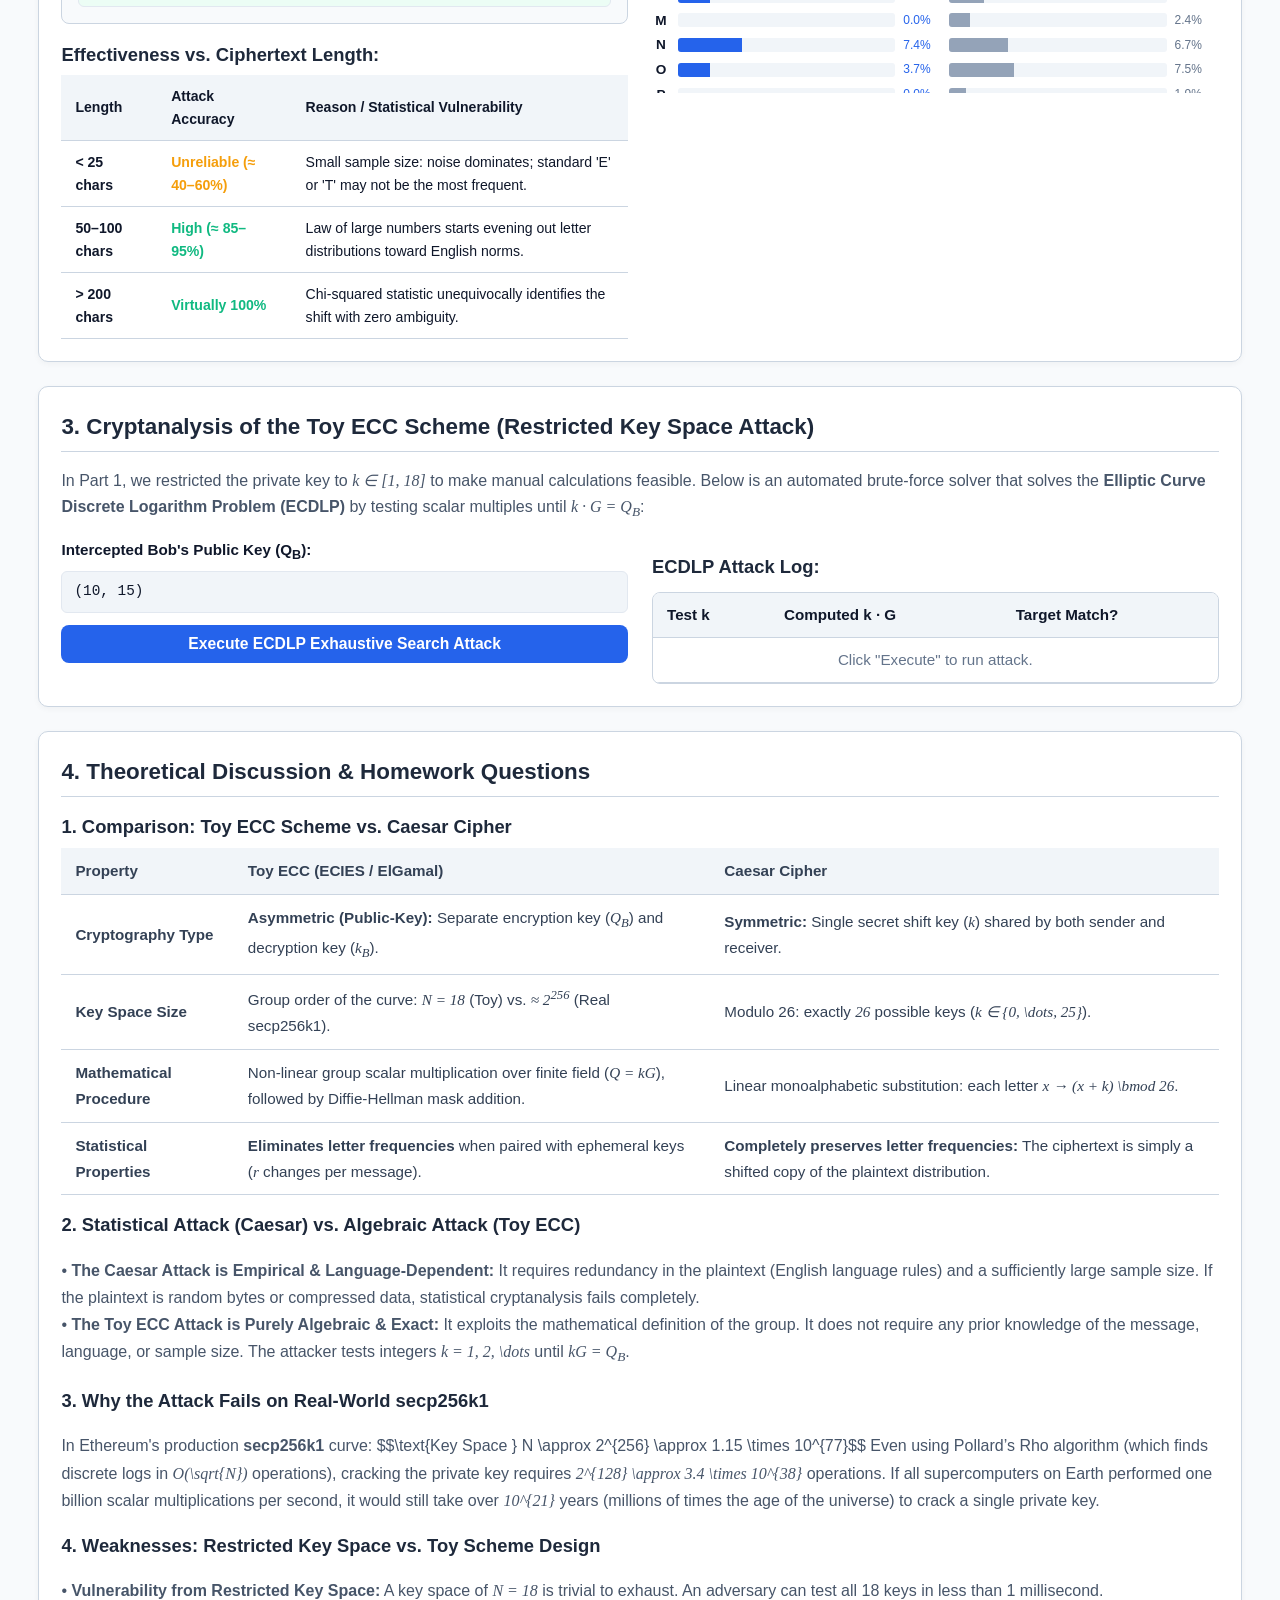
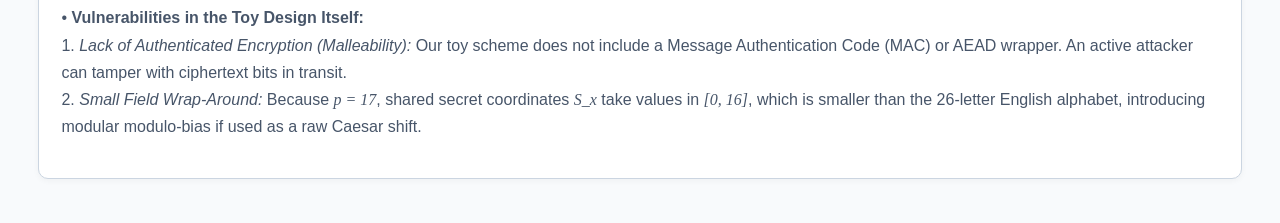
<file: hmwk2-1.html>
<!doctype html>
<html lang="en">
    <head>
        <meta charset="UTF-8" />
        <meta name="viewport" content="width=device-width, initial-scale=1.0" />
        <title>HMWK 2 — Toy ECC vs. Caesar Cipher & Cryptanalysis</title>
        <link rel="stylesheet" href="style.css" />
        <style>
            .cipher-box {
                background: #fdfdfd;
                border: 1px solid var(--border);
                border-radius: 8px;
                padding: 16px;
                margin-bottom: 14px;
            }
            .cipher-title {
                font-weight: 700;
                font-size: 0.95rem;
                margin-bottom: 6px;
                color: #1e293b;
                display: flex;
                justify-content: space-between;
            }
            .freq-bar-container {
                display: flex;
                align-items: center;
                gap: 8px;
                margin-bottom: 3px;
                font-size: 0.85rem;
            }
            .freq-letter {
                width: 18px;
                font-weight: 700;
                text-align: center;
            }
            .freq-track {
                flex: 1;
                background: #f1f5f9;
                height: 14px;
                border-radius: 3px;
                overflow: hidden;
            }
            .freq-fill-obs {
                height: 100%;
                background: var(--primary);
            }
            .freq-fill-eng {
                height: 100%;
                background: #94a3b8;
            }
        </style>
    </head>
    <body>
        <div class="container">
            <a href="index.html" class="nav-back"
                >&larr; Back to Portfolio Index</a
            >

            <header>
                <h1>HMWK 2 — Toy ECC vs. Caesar Cipher &amp; Cryptanalysis</h1>
                <p>
                    Comparing Asymmetric Public-Key Encryption (secp256k1 toy
                    curve) with Classical Substitution (Caesar Cipher),
                    accompanied by automated statistical cryptanalysis and
                    restricted key-space attacks.
                </p>
            </header>

            <!-- Section 1: Side-by-Side Encryption & Decryption -->
            <div class="card">
                <h2>
                    1. Encryption &amp; Decryption: Toy ECC vs. Caesar Cipher
                </h2>
                <p>
                    Encrypt the exact same plaintext message using both
                    algorithms:
                </p>

                <div class="control-group">
                    <label for="plaintextInput"
                        >Plaintext Message (A&ndash;Z):</label
                    >
                    <input
                        type="text"
                        id="plaintextInput"
                        value="ATTACK AT DAWN ON THE BLOCKCHAIN"
                        style="text-transform: uppercase"
                    />
                </div>

                <div class="grid-2">
                    <!-- Toy ECC Box -->
                    <div class="cipher-box">
                        <div class="cipher-title">
                            <span
                                >🔒 Asymmetric Toy ECC (ECIES-style
                                Scheme)</span
                            >
                            <span
                                class="badge"
                                style="background: #e0e7ff; color: #3730a3"
                                >y² ≡ x³ + 7 (mod 17)</span
                            >
                        </div>
                        <p style="font-size: 0.88rem; margin: 4px 0 10px 0">
                            Base Generator
                            <span class="badge-math">G = (6, 6)</span> [Order
                            <i>N</i> = 18].
                        </p>

                        <div
                            style="
                                display: grid;
                                grid-template-columns: 1fr 1fr;
                                gap: 10px;
                                margin-bottom: 10px;
                            "
                        >
                            <div>
                                <label style="font-size: 0.85rem"
                                    >Bob's Private Key (k<sub>B</sub>):</label
                                >
                                <input
                                    type="number"
                                    id="eccPrivKey"
                                    value="5"
                                    min="1"
                                    max="17"
                                />
                            </div>
                            <div>
                                <label style="font-size: 0.85rem"
                                    >Bob's Public Key (Q<sub>B</sub> =
                                    k<sub>B</sub>G):</label
                                >
                                <div
                                    class="code-val"
                                    id="eccPubKey"
                                    style="margin-top: 0; padding: 8px"
                                >
                                    (10, 15)
                                </div>
                            </div>
                        </div>

                        <div class="control-group">
                            <label style="font-size: 0.85rem"
                                >Alice's Ephemeral Key (r):</label
                            >
                            <input
                                type="number"
                                id="eccEphemeral"
                                value="7"
                                min="1"
                                max="17"
                            />
                        </div>

                        <button
                            id="btnEccRun"
                            style="width: 100%; margin-bottom: 10px"
                        >
                            Encrypt &amp; Decrypt with ECC
                        </button>

                        <div style="font-size: 0.88rem">
                            <div>
                                <strong>Ephemeral Public Key (R = rG):</strong>
                                <span id="eccR" class="badge-math"
                                    >(15, 4)</span
                                >
                            </div>
                            <div>
                                <strong
                                    >Shared Secret Point (S = rQ<sub>B</sub> =
                                    k<sub>B</sub>R):</strong
                                >
                                <span id="eccShared" class="badge-math"
                                    >(6, 11)</span
                                >
                            </div>
                            <div>
                                <strong>Derived Keystream Mask:</strong>
                                <span class="badge-math"
                                    >S<sub>x</sub> = 6</span
                                >
                            </div>
                            <div style="margin-top: 6px">
                                <strong>Ciphertext:</strong>
                            </div>
                            <div class="code-val" id="eccCiphertext">--</div>
                            <div style="margin-top: 6px">
                                <strong>Bob's Decrypted Message:</strong>
                            </div>
                            <div
                                class="code-val"
                                id="eccDecrypted"
                                style="color: #065f46; background: #ecfdf5"
                            >
                                --
                            </div>
                        </div>
                    </div>

                    <!-- Caesar Cipher Box -->
                    <div class="cipher-box">
                        <div class="cipher-title">
                            <span>🏛️ Classical Caesar Cipher</span>
                            <span
                                class="badge"
                                style="background: #fef3c7; color: #92400e"
                                >Symmetric Substitution</span
                            >
                        </div>
                        <p style="font-size: 0.88rem; margin: 4px 0 10px 0">
                            Modulo 26 shift:
                            <span class="badge-math"
                                >C<sub>i</sub> ≡ M<sub>i</sub> + k (mod
                                26)</span
                            >.
                        </p>

                        <div class="control-group">
                            <label style="font-size: 0.85rem"
                                >Symmetric Shift Key (k &isin; [0..25]):</label
                            >
                            <input
                                type="number"
                                id="caesarShift"
                                value="3"
                                min="0"
                                max="25"
                            />
                        </div>

                        <button
                            id="btnCaesarRun"
                            class="secondary"
                            style="width: 100%; margin-bottom: 10px"
                        >
                            Encrypt &amp; Decrypt with Caesar
                        </button>

                        <div style="font-size: 0.88rem">
                            <div>
                                <strong>Key Space:</strong>
                                <span class="badge-math">26 possible keys</span>
                            </div>
                            <div>
                                <strong>Shared Secret:</strong> Both parties
                                must agree on
                                <span class="badge-math">k</span> in advance.
                            </div>
                            <div style="margin-top: 20px">
                                <strong>Caesar Ciphertext:</strong>
                            </div>
                            <div class="code-val" id="caesarCiphertext">--</div>
                            <div style="margin-top: 6px">
                                <strong>Decrypted Message:</strong>
                            </div>
                            <div
                                class="code-val"
                                id="caesarDecrypted"
                                style="color: #065f46; background: #ecfdf5"
                            >
                                --
                            </div>
                        </div>
                    </div>
                </div>
            </div>

            <!-- Section 2: Statistical Cryptanalysis of the Caesar Cipher -->
            <div class="card">
                <h2>2. Statistical Cryptanalysis of the Caesar Cipher</h2>
                <p>
                    The Caesar cipher preserves the underlying frequency
                    distribution of letters. Given English text, we recover the
                    secret key by minimizing the
                    <strong>Chi-Squared (&chi;&sup2;) statistic</strong> against
                    the standard English frequency corpus:
                    <span class="badge-math"
                        >&chi;&sup2; = &sum; (O<sub>i</sub> &minus;
                        E<sub>i</sub>)&sup2; / E<sub>i</sub></span
                    >.
                </p>

                <div class="grid-2">
                    <div>
                        <label for="crackInput">Ciphertext to Crack:</label>
                        <textarea id="crackInput" rows="3">
DWWDFN DW GDZQ RQ WKH EORFNFKDLQ</textarea>

                        <div class="btn-group" style="margin-bottom: 14px">
                            <button id="btnCrack">
                                Perform Statistical Attack (&chi;&sup2;)
                            </button>
                            <button id="btnShortTest" class="secondary">
                                Load Short Sample (14 chars)
                            </button>
                            <button id="btnLongTest" class="secondary">
                                Load Long Sample (220 chars)
                            </button>
                        </div>

                        <div
                            class="cipher-box"
                            id="crackResultBox"
                            style="background: #f8fafc"
                        >
                            <div>
                                <strong>Recovered Shift Key (k):</strong>
                                <span
                                    id="crackedKey"
                                    style="
                                        font-weight: 700;
                                        color: var(--primary);
                                        font-size: 1.1rem;
                                    "
                                    >--</span
                                >
                            </div>
                            <div>
                                <strong>Minimum &chi;&sup2; Score:</strong>
                                <span id="crackedChi" class="badge-math"
                                    >--</span
                                >
                            </div>
                            <div style="margin-top: 8px">
                                <strong>Recovered Plaintext:</strong>
                            </div>
                            <div
                                class="code-val"
                                id="crackedPlaintext"
                                style="
                                    color: #065f46;
                                    background: #ecfdf5;
                                    font-weight: 600;
                                "
                            >
                                --
                            </div>
                        </div>

                        <!-- Sample Length Benchmark -->
                        <h3 style="margin-top: 16px">
                            Effectiveness vs. Ciphertext Length:
                        </h3>
                        <table style="font-size: 0.88rem">
                            <thead>
                                <tr>
                                    <th>Length</th>
                                    <th>Attack Accuracy</th>
                                    <th>Reason / Statistical Vulnerability</th>
                                </tr>
                            </thead>
                            <tbody>
                                <tr>
                                    <td><strong>&lt; 25 chars</strong></td>
                                    <td
                                        style="
                                            color: var(--amber);
                                            font-weight: 600;
                                        "
                                    >
                                        Unreliable (&approx; 40&ndash;60%)
                                    </td>
                                    <td>
                                        Small sample size: noise dominates;
                                        standard 'E' or 'T' may not be the most
                                        frequent.
                                    </td>
                                </tr>
                                <tr>
                                    <td><strong>50&ndash;100 chars</strong></td>
                                    <td
                                        style="
                                            color: var(--green);
                                            font-weight: 600;
                                        "
                                    >
                                        High (&approx; 85&ndash;95%)
                                    </td>
                                    <td>
                                        Law of large numbers starts evening out
                                        letter distributions toward English
                                        norms.
                                    </td>
                                </tr>
                                <tr>
                                    <td><strong>&gt; 200 chars</strong></td>
                                    <td
                                        style="
                                            color: var(--green);
                                            font-weight: 700;
                                        "
                                    >
                                        Virtually 100%
                                    </td>
                                    <td>
                                        Chi-squared statistic unequivocally
                                        identifies the shift with zero
                                        ambiguity.
                                    </td>
                                </tr>
                            </tbody>
                        </table>
                    </div>

                    <div>
                        <h3>Live Letter Frequency Analysis:</h3>
                        <p style="font-size: 0.85rem; margin-bottom: 8px">
                            Blue bars = Observed in Ciphertext | Gray bars =
                            Standard English Expected.
                        </p>
                        <div
                            id="freqChartContainer"
                            style="
                                max-height: 380px;
                                overflow-y: auto;
                                padding-right: 6px;
                            "
                        >
                            <!-- Dynamically populated -->
                        </div>
                    </div>
                </div>
            </div>

            <!-- Section 3: Attacking the Toy ECC Scheme -->
            <div class="card">
                <h2>
                    3. Cryptanalysis of the Toy ECC Scheme (Restricted Key Space
                    Attack)
                </h2>
                <p>
                    In Part 1, we restricted the private key to
                    <span class="math">k &isin; [1, 18]</span> to make manual
                    calculations feasible. Below is an automated brute-force
                    solver that solves the
                    <strong
                        >Elliptic Curve Discrete Logarithm Problem
                        (ECDLP)</strong
                    >
                    by testing scalar multiples until
                    <span class="math">k &middot; G = Q<sub>B</sub></span
                    >:
                </p>

                <div class="grid-2">
                    <div>
                        <label
                            >Intercepted Bob's Public Key
                            (Q<sub>B</sub>):</label
                        >
                        <div class="code-val" id="targetPubKeyDisplay">
                            (10, 15)
                        </div>
                        <button
                            id="btnAttackEcc"
                            style="margin-top: 12px; width: 100%"
                        >
                            Execute ECDLP Exhaustive Search Attack
                        </button>

                        <div
                            class="cipher-box"
                            id="eccAttackResult"
                            style="
                                margin-top: 14px;
                                display: none;
                                background: #ecfdf5;
                                border-color: #a7f3d0;
                            "
                        >
                            <div style="font-weight: 700; color: #065f46">
                                Target Broken Successfully!
                            </div>
                            <div>
                                Recovered Private Key:
                                <span
                                    id="recoveredPrivKey"
                                    class="badge-math"
                                    style="font-size: 1.1rem; font-weight: 700"
                                    >--</span
                                >
                            </div>
                            <div>
                                Steps Required:
                                <span id="attackSteps" class="badge-math"
                                    >--</span
                                >
                                / 18 scalar additions
                            </div>
                            <div style="margin-top: 6px">
                                Decrypted Plaintext using recovered key:
                            </div>
                            <div class="code-val" id="attackDecryptedText">
                                --
                            </div>
                        </div>
                    </div>

                    <div>
                        <h3>ECDLP Attack Log:</h3>
                        <div class="table-container" style="max-height: 220px">
                            <table id="attackLogTable">
                                <thead>
                                    <tr>
                                        <th>Test k</th>
                                        <th>Computed k &middot; G</th>
                                        <th>Target Match?</th>
                                    </tr>
                                </thead>
                                <tbody id="attackLogBody">
                                    <tr>
                                        <td
                                            colspan="3"
                                            style="
                                                color: #64748b;
                                                text-align: center;
                                            "
                                        >
                                            Click "Execute" to run attack.
                                        </td>
                                    </tr>
                                </tbody>
                            </table>
                        </div>
                    </div>
                </div>
            </div>

            <!-- Section 4: Theoretical Discussion & Homework Questions -->
            <div class="card">
                <h2>4. Theoretical Discussion &amp; Homework Questions</h2>
                <div
                    style="font-size: 0.96rem; color: #334155; line-height: 1.7"
                >
                    <h3>1. Comparison: Toy ECC Scheme vs. Caesar Cipher</h3>
                    <table>
                        <thead>
                            <tr>
                                <th>Property</th>
                                <th>Toy ECC (ECIES / ElGamal)</th>
                                <th>Caesar Cipher</th>
                            </tr>
                        </thead>
                        <tbody>
                            <tr>
                                <td><strong>Cryptography Type</strong></td>
                                <td>
                                    <strong>Asymmetric (Public-Key):</strong>
                                    Separate encryption key (<span class="math"
                                        >Q<sub>B</sub></span
                                    >) and decryption key (<span class="math"
                                        >k<sub>B</sub></span
                                    >).
                                </td>
                                <td>
                                    <strong>Symmetric:</strong> Single secret
                                    shift key (<span class="math">k</span>)
                                    shared by both sender and receiver.
                                </td>
                            </tr>
                            <tr>
                                <td><strong>Key Space Size</strong></td>
                                <td>
                                    Group order of the curve:
                                    <span class="math">N = 18</span> (Toy) vs.
                                    <span class="math"
                                        >&approx; 2<sup>256</sup></span
                                    >
                                    (Real secp256k1).
                                </td>
                                <td>
                                    Modulo 26: exactly
                                    <span class="math">26</span> possible keys
                                    (<span class="math"
                                        >k &isin; {0, \dots, 25}</span
                                    >).
                                </td>
                            </tr>
                            <tr>
                                <td><strong>Mathematical Procedure</strong></td>
                                <td>
                                    Non-linear group scalar multiplication over
                                    finite field (<span class="math"
                                        >Q = kG</span
                                    >), followed by Diffie-Hellman mask
                                    addition.
                                </td>
                                <td>
                                    Linear monoalphabetic substitution: each
                                    letter
                                    <span class="math"
                                        >x &rarr; (x + k) \bmod 26</span
                                    >.
                                </td>
                            </tr>
                            <tr>
                                <td><strong>Statistical Properties</strong></td>
                                <td>
                                    <strong
                                        >Eliminates letter frequencies</strong
                                    >
                                    when paired with ephemeral keys (<span
                                        class="math"
                                        >r</span
                                    >
                                    changes per message).
                                </td>
                                <td>
                                    <strong
                                        >Completely preserves letter
                                        frequencies:</strong
                                    >
                                    The ciphertext is simply a shifted copy of
                                    the plaintext distribution.
                                </td>
                            </tr>
                        </tbody>
                    </table>

                    <h3>
                        2. Statistical Attack (Caesar) vs. Algebraic Attack (Toy
                        ECC)
                    </h3>
                    <p>
                        &bull;
                        <strong
                            >The Caesar Attack is Empirical &amp;
                            Language-Dependent:</strong
                        >
                        It requires redundancy in the plaintext (English
                        language rules) and a sufficiently large sample size. If
                        the plaintext is random bytes or compressed data,
                        statistical cryptanalysis fails completely.<br />
                        &bull;
                        <strong
                            >The Toy ECC Attack is Purely Algebraic &amp;
                            Exact:</strong
                        >
                        It exploits the mathematical definition of the group. It
                        does not require any prior knowledge of the message,
                        language, or sample size. The attacker tests integers
                        <span class="math">k = 1, 2, \dots</span> until
                        <span class="math">kG = Q<sub>B</sub></span
                        >.
                    </p>

                    <h3>3. Why the Attack Fails on Real-World secp256k1</h3>
                    <p>
                        In Ethereum's production
                        <strong>secp256k1</strong> curve: $$\text{Key Space } N
                        \approx 2^{256} \approx 1.15 \times 10^{77}$$ Even using
                        Pollard’s Rho algorithm (which finds discrete logs in
                        <span class="math">O(\sqrt{N})</span> operations),
                        cracking the private key requires
                        <span class="math"
                            >2^{128} \approx 3.4 \times 10^{38}</span
                        >
                        operations. If all supercomputers on Earth performed one
                        billion scalar multiplications per second, it would
                        still take over <span class="math">10^{21}</span> years
                        (millions of times the age of the universe) to crack a
                        single private key.
                    </p>

                    <h3>
                        4. Weaknesses: Restricted Key Space vs. Toy Scheme
                        Design
                    </h3>
                    <p>
                        &bull;
                        <strong
                            >Vulnerability from Restricted Key Space:</strong
                        >
                        A key space of <span class="math">N = 18</span> is
                        trivial to exhaust. An adversary can test all 18 keys in
                        less than 1 millisecond.<br />
                        &bull;
                        <strong
                            >Vulnerabilities in the Toy Design Itself:</strong
                        >
                        <br />1.
                        <em
                            >Lack of Authenticated Encryption
                            (Malleability):</em
                        >
                        Our toy scheme does not include a Message Authentication
                        Code (MAC) or AEAD wrapper. An active attacker can
                        tamper with ciphertext bits in transit. <br />2.
                        <em>Small Field Wrap-Around:</em> Because
                        <span class="math">p = 17</span>, shared secret
                        coordinates <span class="math">S_x</span> take values in
                        <span class="math">[0, 16]</span>, which is smaller than
                        the 26-letter English alphabet, introducing modular
                        modulo-bias if used as a raw Caesar shift.
                    </p>
                </div>
            </div>
        </div>

        <script>
            // --- Modulo 17 Elliptic Curve Engine ---
            const P = 17;
            const G = [6, 6]; // Generator of order 18 on y^2 = x^3 + 7 (mod 17)
            const ORDER = 18;

            function mod(n, m = P) {
                return ((n % m) + m) % m;
            }

            function modInv(a, m = P) {
                a = mod(a, m);
                if (a === 0) return 0;
                let res = 1,
                    base = a,
                    exp = m - 2;
                while (exp > 0) {
                    if (exp % 2 === 1) res = (res * base) % m;
                    base = (base * base) % m;
                    exp = Math.floor(exp / 2);
                }
                return res;
            }

            function ecAdd(pt1, pt2) {
                if (!pt1) return pt2;
                if (!pt2) return pt1;
                const [x1, y1] = pt1;
                const [x2, y2] = pt2;
                if (x1 === x2 && mod(y1 + y2) === 0) return null;
                let lambda;
                if (x1 === x2 && y1 === y2) {
                    if (y1 === 0) return null;
                    lambda = mod(mod(3 * x1 * x1) * modInv(2 * y1));
                } else {
                    lambda = mod(mod(y2 - y1) * modInv(x2 - x1));
                }
                const x3 = mod(lambda * lambda - x1 - x2);
                const y3 = mod(lambda * (x1 - x3) - y1);
                return [x3, y3];
            }

            function ecMul(k, pt = G) {
                let R = null;
                let B = pt;
                let curK = k % ORDER;
                while (curK > 0) {
                    if (curK & 1) R = ecAdd(R, B);
                    B = ecAdd(B, B);
                    curK >>= 1;
                }
                return R;
            }

            // --- Standard English Letter Frequencies (%) ---
            const ENG_FREQ = {
                A: 8.2,
                B: 1.5,
                C: 2.8,
                D: 4.3,
                E: 12.7,
                F: 2.2,
                G: 2.0,
                H: 6.1,
                I: 7.0,
                J: 0.15,
                K: 0.77,
                L: 4.0,
                M: 2.4,
                N: 6.7,
                O: 7.5,
                P: 1.9,
                Q: 0.095,
                R: 6.0,
                S: 6.3,
                T: 9.1,
                U: 2.8,
                V: 0.98,
                W: 2.4,
                X: 0.15,
                Y: 2.0,
                Z: 0.074,
            };

            // --- Encryption Controllers ---
            function runEcc() {
                const text = document
                    .getElementById("plaintextInput")
                    .value.toUpperCase();
                const kB = parseInt(
                    document.getElementById("eccPrivKey").value,
                    10,
                );
                const r = parseInt(
                    document.getElementById("eccEphemeral").value,
                    10,
                );

                const QB = ecMul(kB, G);
                document.getElementById("eccPubKey").innerText =
                    `(${QB[0]}, ${QB[1]})`;
                document.getElementById("targetPubKeyDisplay").innerText =
                    `(${QB[0]}, ${QB[1]})`;

                const R = ecMul(r, G);
                const S = ecMul(r, QB); // Shared secret = r * QB = r * kB * G
                document.getElementById("eccR").innerText =
                    `(${R[0]}, ${R[1]})`;
                document.getElementById("eccShared").innerText =
                    `(${S[0]}, ${S[1]})`;

                // Mask derived from shared secret coordinate S.x
                const mask = S[0];

                // Encrypt letters
                let cipher = "";
                for (const ch of text) {
                    if (ch >= "A" && ch <= "Z") {
                        const code = ch.charCodeAt(0) - 65;
                        cipher += String.fromCharCode(
                            ((code + mask) % 26) + 65,
                        );
                    } else {
                        cipher += ch;
                    }
                }
                document.getElementById("eccCiphertext").innerText = cipher;

                // Bob Decrypts: computes S = kB * R
                const bobS = ecMul(kB, R);
                const bobMask = bobS[0];
                let decrypted = "";
                for (const ch of cipher) {
                    if (ch >= "A" && ch <= "Z") {
                        const code = ch.charCodeAt(0) - 65;
                        decrypted += String.fromCharCode(
                            ((code - bobMask + 26) % 26) + 65,
                        );
                    } else {
                        decrypted += ch;
                    }
                }
                document.getElementById("eccDecrypted").innerText = decrypted;
            }

            function runCaesar() {
                const text = document
                    .getElementById("plaintextInput")
                    .value.toUpperCase();
                const shift =
                    parseInt(document.getElementById("caesarShift").value, 10) %
                    26;

                let cipher = "";
                for (const ch of text) {
                    if (ch >= "A" && ch <= "Z") {
                        cipher += String.fromCharCode(
                            ((ch.charCodeAt(0) - 65 + shift) % 26) + 65,
                        );
                    } else {
                        cipher += ch;
                    }
                }
                document.getElementById("caesarCiphertext").innerText = cipher;

                let dec = "";
                for (const ch of cipher) {
                    if (ch >= "A" && ch <= "Z") {
                        dec += String.fromCharCode(
                            ((ch.charCodeAt(0) - 65 - shift + 26) % 26) + 65,
                        );
                    } else {
                        dec += ch;
                    }
                }
                document.getElementById("caesarDecrypted").innerText = dec;
            }

            // --- Statistical Cryptanalysis of Caesar Cipher ---
            function crackCaesar() {
                const cipher = document
                    .getElementById("crackInput")
                    .value.toUpperCase();
                const lettersOnly = cipher.replace(/[^A-Z]/g, "");
                const N = lettersOnly.length;
                if (N === 0) return;

                let bestShift = 0;
                let minChi = Infinity;

                // Test all 26 possible shifts
                for (let s = 0; s < 26; s++) {
                    const counts = {};
                    for (const ch in ENG_FREQ) counts[ch] = 0;

                    for (const ch of lettersOnly) {
                        const decCh = String.fromCharCode(
                            ((ch.charCodeAt(0) - 65 - s + 26) % 26) + 65,
                        );
                        counts[decCh]++;
                    }

                    // Compute Chi-Squared against English expected counts
                    let chi = 0;
                    for (const ch in ENG_FREQ) {
                        const expected = (ENG_FREQ[ch] / 100) * N;
                        const observed = counts[ch];
                        chi += Math.pow(observed - expected, 2) / expected;
                    }

                    if (chi < minChi) {
                        minChi = chi;
                        bestShift = s;
                    }
                }

                // Recover Plaintext with best shift
                let recovered = "";
                for (const ch of cipher) {
                    if (ch >= "A" && ch <= "Z") {
                        recovered += String.fromCharCode(
                            ((ch.charCodeAt(0) - 65 - bestShift + 26) % 26) +
                                65,
                        );
                    } else {
                        recovered += ch;
                    }
                }

                document.getElementById("crackedKey").innerText =
                    `${bestShift} (${String.fromCharCode(65 + bestShift)})`;
                document.getElementById("crackedChi").innerText =
                    minChi.toFixed(2);
                document.getElementById("crackedPlaintext").innerText =
                    recovered;

                renderFrequencyComparison(lettersOnly);
            }

            function renderFrequencyComparison(letters) {
                const cont = document.getElementById("freqChartContainer");
                cont.innerHTML = "";
                const counts = {};
                for (let i = 0; i < 26; i++)
                    counts[String.fromCharCode(65 + i)] = 0;
                for (const ch of letters) counts[ch]++;

                for (let i = 0; i < 26; i++) {
                    const ch = String.fromCharCode(65 + i);
                    const obsPct =
                        letters.length > 0
                            ? (counts[ch] / letters.length) * 100
                            : 0;
                    const engPct = ENG_FREQ[ch];

                    const row = document.createElement("div");
                    row.className = "freq-bar-container";
                    row.innerHTML = `
        <div class="freq-letter">${ch}</div>
        <div class="freq-track">
          <div class="freq-fill-obs" style="width:${Math.min(obsPct * 4, 100)}%;"></div>
        </div>
        <div style="width:38px; font-size:0.75rem; color:#2563eb;">${obsPct.toFixed(1)}%</div>
        <div class="freq-track">
          <div class="freq-fill-eng" style="width:${Math.min(engPct * 4, 100)}%;"></div>
        </div>
        <div style="width:38px; font-size:0.75rem; color:#64748b;">${engPct.toFixed(1)}%</div>
      `;
                    cont.appendChild(row);
                }
            }

            // --- Toy ECC Brute-Force Key Recovery Attack ---
            function attackToyEcc() {
                const targetText = document.getElementById(
                    "targetPubKeyDisplay",
                ).innerText;
                const match = targetText.match(/\((\d+),\s*(\d+)\)/);
                if (!match) return;
                const target = [parseInt(match[1], 10), parseInt(match[2], 10)];

                const tableBody = document.getElementById("attackLogBody");
                tableBody.innerHTML = "";

                let foundK = null;
                for (let testK = 1; testK <= ORDER; testK++) {
                    const candidatePt = ecMul(testK, G);
                    const isMatch =
                        candidatePt &&
                        candidatePt[0] === target[0] &&
                        candidatePt[1] === target[1];

                    const tr = document.createElement("tr");
                    const ptStr = candidatePt
                        ? `(${candidatePt[0]}, ${candidatePt[1]})`
                        : "Infinity";
                    tr.innerHTML = `
        <td><strong>k = ${testK}</strong></td>
        <td>${ptStr}</td>
        <td>${isMatch ? '<span style="color:#10b981; font-weight:700;">✓ MATCH FOUND</span>' : '<span style="color:#94a3b8;">Mismatch</span>'}</td>
      `;
                    tableBody.appendChild(tr);

                    if (isMatch) {
                        foundK = testK;
                        break;
                    }
                }

                if (foundK !== null) {
                    document.getElementById("eccAttackResult").style.display =
                        "block";
                    document.getElementById("recoveredPrivKey").innerText =
                        `kB = ${foundK}`;
                    document.getElementById("attackSteps").innerText = foundK;

                    // Decrypt cipher using recovered key
                    const cipher =
                        document.getElementById("eccCiphertext").innerText;
                    const RText = document.getElementById("eccR").innerText;
                    const rMatch = RText.match(/\((\d+),\s*(\d+)\)/);
                    if (rMatch) {
                        const R = [
                            parseInt(rMatch[1], 10),
                            parseInt(rMatch[2], 10),
                        ];
                        const S = ecMul(foundK, R);
                        const mask = S[0];
                        let dec = "";
                        for (const ch of cipher) {
                            if (ch >= "A" && ch <= "Z") {
                                dec += String.fromCharCode(
                                    ((ch.charCodeAt(0) - 65 - mask + 26) % 26) +
                                        65,
                                );
                            } else {
                                dec += ch;
                            }
                        }
                        document.getElementById(
                            "attackDecryptedText",
                        ).innerText = dec;
                    }
                }
            }

            // --- Listeners & Initialization ---
            document
                .getElementById("btnEccRun")
                .addEventListener("click", runEcc);
            document
                .getElementById("btnCaesarRun")
                .addEventListener("click", runCaesar);
            document
                .getElementById("btnCrack")
                .addEventListener("click", crackCaesar);
            document
                .getElementById("btnAttackEcc")
                .addEventListener("click", attackToyEcc);

            document
                .getElementById("btnShortTest")
                .addEventListener("click", () => {
                    document.getElementById("crackInput").value =
                        "KHOOR ZRUOG BRX"; // "HELLO WORLD YOU" (shift 3)
                    crackCaesar();
                });

            document
                .getElementById("btnLongTest")
                .addEventListener("click", () => {
                    document.getElementById("crackInput").value =
                        "FUBSWRJUDSKB LV WKH SUDFWLFH DQG VWXGB RI WHFKQLTXHV IRU VHFXUH FRPPXQLFDWLRQ LQ WKH SUHVHQFH RI WKLUG SDUWLHV FDOOHG DGYHUVDULHV FRQVWUXFWLQJ DQG DQDOBCLQJ SURWRFROV WKDW SUHYHQW SXEOLF RU WKLUG SDUWLHV IURP UHDGLQJ SULYDWH PHVVDJHV";
                    crackCaesar();
                });

            document
                .getElementById("eccPrivKey")
                .addEventListener("input", runEcc);
            document
                .getElementById("eccEphemeral")
                .addEventListener("input", runEcc);
            document
                .getElementById("caesarShift")
                .addEventListener("input", runCaesar);
            document
                .getElementById("plaintextInput")
                .addEventListener("input", () => {
                    runEcc();
                    runCaesar();
                });

            // Run on page load
            runEcc();
            runCaesar();
            crackCaesar();
        </script>
    </body>
</html>
</file>
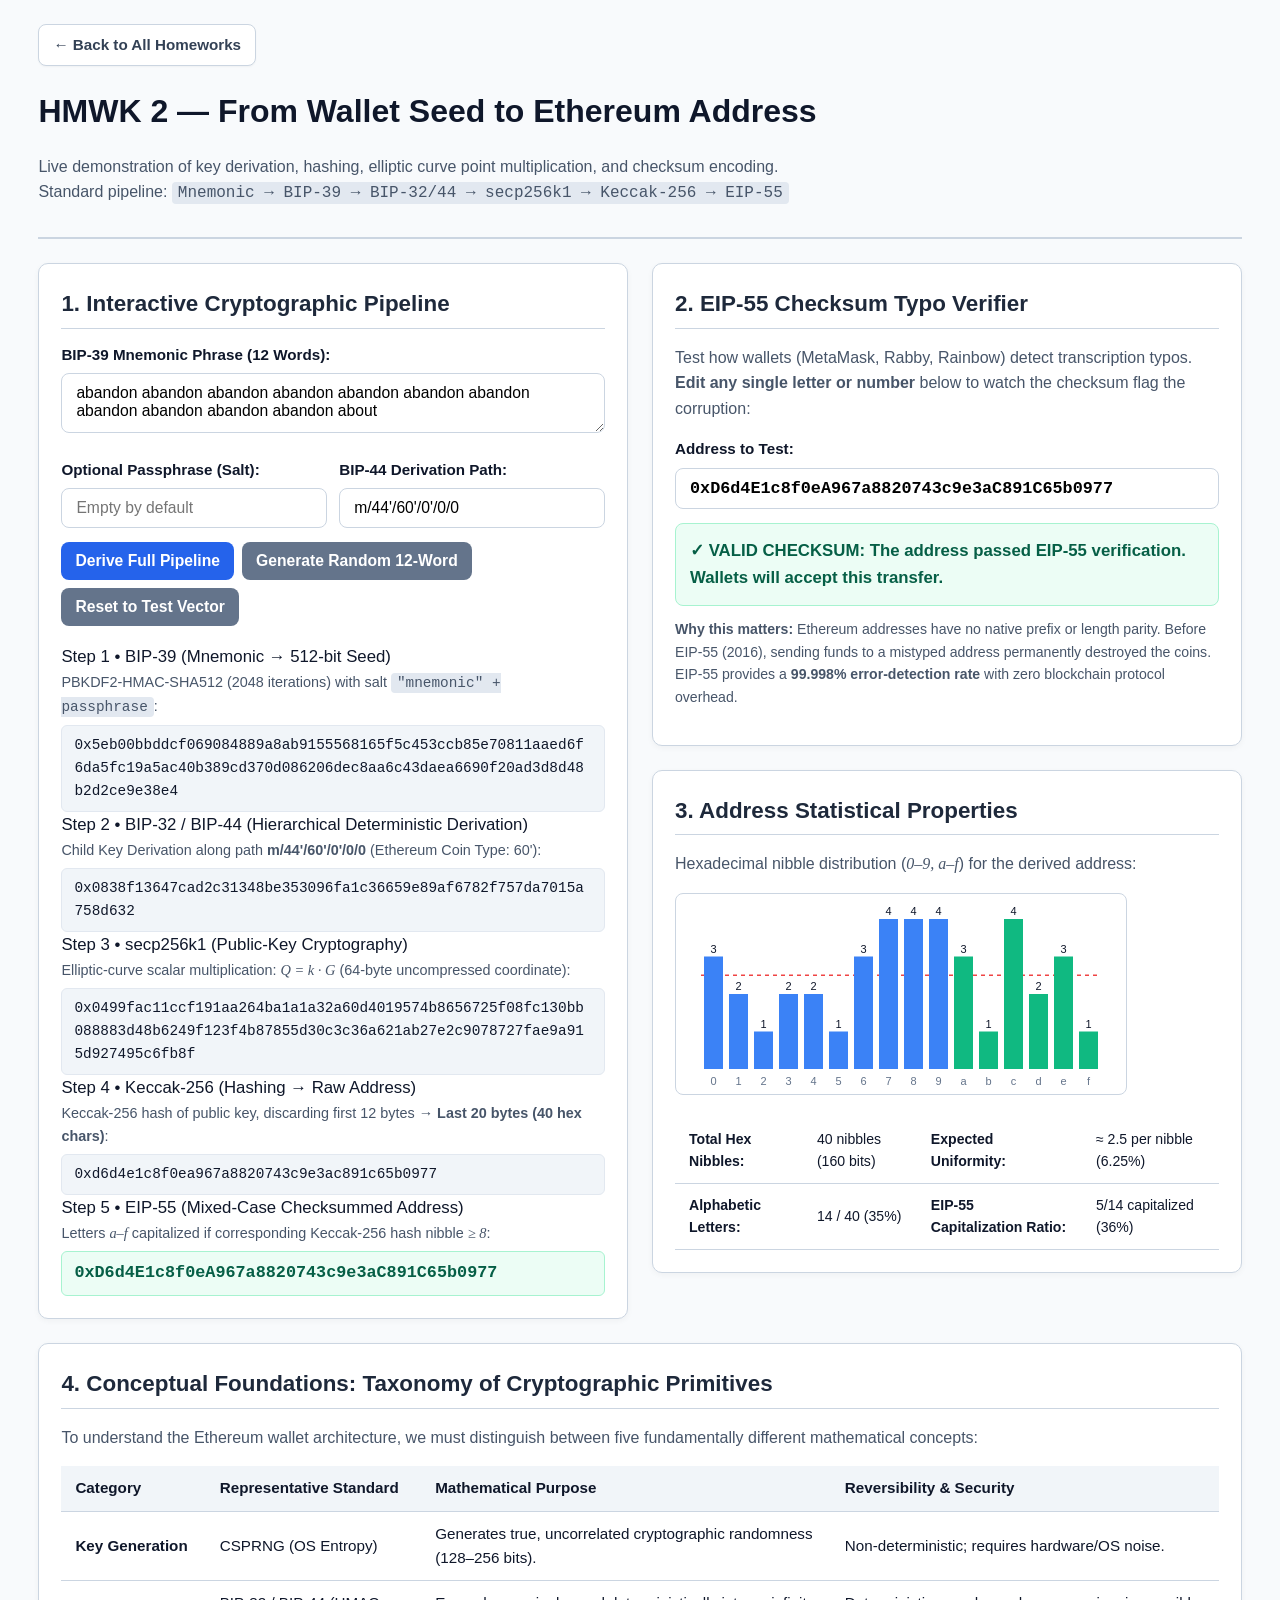
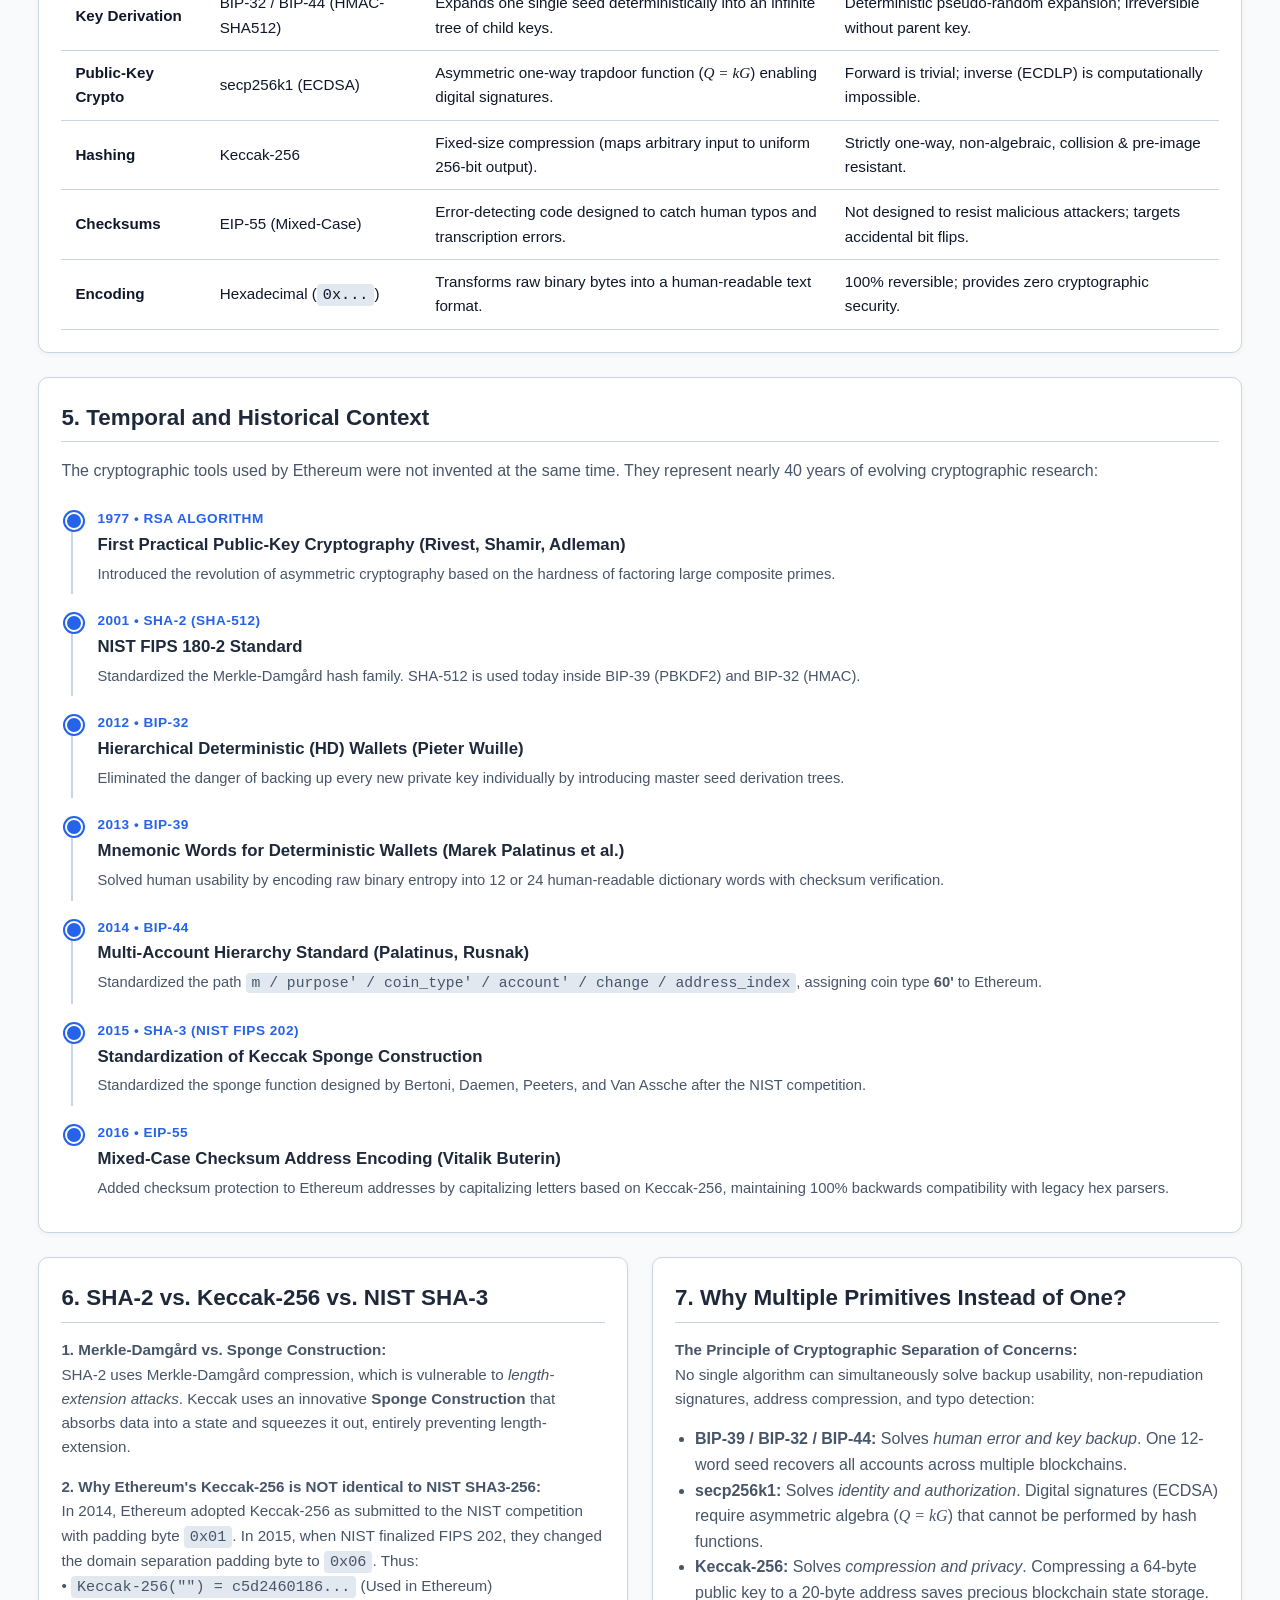
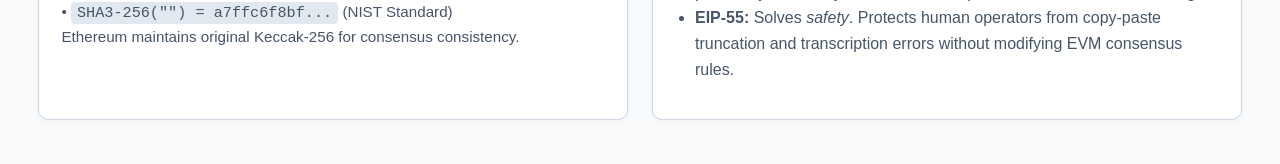
<file: hmwk2.html>
<!doctype html>
<html lang="en">
    <head>
        <meta charset="UTF-8" />
        <meta name="viewport" content="width=device-width, initial-scale=1.0" />
        <title>HMWK 2 — From Wallet Seed to Ethereum Address</title>
        <link rel="stylesheet" href="style.css" />
    </head>
    <body>
        <div class="container">
            <a href="index.html" class="back-btn"
                >&larr; Back to All Homeworks</a
            >

            <header>
                <h1>HMWK 2 — From Wallet Seed to Ethereum Address</h1>
                <p>
                    Live demonstration of key derivation, hashing, elliptic
                    curve point multiplication, and checksum encoding.<br />
                    Standard pipeline:
                    <span class="badge-math"
                        >Mnemonic &rarr; BIP-39 &rarr; BIP-32/44 &rarr;
                        secp256k1 &rarr; Keccak-256 &rarr; EIP-55</span
                    >
                </p>
            </header>

            <!-- Section 1: Live Interactive Cryptographic Pipeline -->
            <div class="grid-2">
                <div class="card">
                    <h2>1. Interactive Cryptographic Pipeline</h2>

                    <div class="control-group">
                        <label for="mnemonicInput"
                            >BIP-39 Mnemonic Phrase (12 Words):</label
                        >
                        <textarea id="mnemonicInput" rows="2">
abandon abandon abandon abandon abandon abandon abandon abandon abandon abandon abandon about</textarea>
                    </div>

                    <div
                        style="
                            display: grid;
                            grid-template-columns: 1fr 1fr;
                            gap: 12px;
                            margin-bottom: 14px;
                        "
                    >
                        <div>
                            <label for="passphraseInput"
                                >Optional Passphrase (Salt):</label
                            >
                            <input
                                type="text"
                                id="passphraseInput"
                                placeholder="Empty by default"
                            />
                        </div>
                        <div>
                            <label for="derivationPath"
                                >BIP-44 Derivation Path:</label
                            >
                            <input
                                type="text"
                                id="derivationPath"
                                value="m/44'/60'/0'/0/0"
                            />
                        </div>
                    </div>

                    <div class="btn-group" style="margin-bottom: 18px">
                        <button id="btnDerive">Derive Full Pipeline</button>
                        <button id="btnRandom" class="secondary">
                            Generate Random 12-Word
                        </button>
                        <button id="btnStandard" class="secondary">
                            Reset to Test Vector
                        </button>
                    </div>

                    <!-- Pipeline Step 1 -->
                    <div class="pipe-step">
                        <span class="pipe-badge badge-bip39"
                            >Step 1 &bull; BIP-39 (Mnemonic &rarr; 512-bit
                            Seed)</span
                        >
                        <p style="margin: 0; font-size: 0.9rem">
                            PBKDF2-HMAC-SHA512 (2048 iterations) with salt
                            <span class="badge-math"
                                >"mnemonic" + passphrase</span
                            >:
                        </p>
                        <div class="code-val" id="outSeed">Calculating...</div>
                    </div>

                    <!-- Pipeline Step 2 -->
                    <div class="pipe-step">
                        <span class="pipe-badge badge-bip32"
                            >Step 2 &bull; BIP-32 / BIP-44 (Hierarchical
                            Deterministic Derivation)</span
                        >
                        <p style="margin: 0; font-size: 0.9rem">
                            Child Key Derivation along path
                            <strong id="outPathLabel">m/44'/60'/0'/0/0</strong>
                            (Ethereum Coin Type: 60'):
                        </p>
                        <div class="code-val" id="outPrivKey">
                            Calculating...
                        </div>
                    </div>

                    <!-- Pipeline Step 3 -->
                    <div class="pipe-step">
                        <span class="pipe-badge badge-secp"
                            >Step 3 &bull; secp256k1 (Public-Key
                            Cryptography)</span
                        >
                        <p style="margin: 0; font-size: 0.9rem">
                            Elliptic-curve scalar multiplication:
                            <span class="math">Q = k &middot; G</span> (64-byte
                            uncompressed coordinate):
                        </p>
                        <div class="code-val" id="outPubKey">
                            Calculating...
                        </div>
                    </div>

                    <!-- Pipeline Step 4 -->
                    <div class="pipe-step">
                        <span class="pipe-badge badge-keccak"
                            >Step 4 &bull; Keccak-256 (Hashing &rarr; Raw
                            Address)</span
                        >
                        <p style="margin: 0; font-size: 0.9rem">
                            Keccak-256 hash of public key, discarding first 12
                            bytes &rarr;
                            <strong>Last 20 bytes (40 hex chars)</strong>:
                        </p>
                        <div class="code-val" id="outRawAddr">
                            Calculating...
                        </div>
                    </div>

                    <!-- Pipeline Step 5 -->
                    <div class="pipe-step">
                        <span class="pipe-badge badge-eip55"
                            >Step 5 &bull; EIP-55 (Mixed-Case Checksummed
                            Address)</span
                        >
                        <p style="margin: 0; font-size: 0.9rem">
                            Letters
                            <span class="math">a&ndash;f</span> capitalized if
                            corresponding Keccak-256 hash nibble
                            <span class="math">&ge; 8</span>:
                        </p>
                        <div
                            class="code-val"
                            id="outCheckAddr"
                            style="
                                font-weight: 700;
                                color: #065f46;
                                background: #ecfdf5;
                                border-color: #a7f3d0;
                                font-size: 1.05rem;
                            "
                        >
                            Calculating...
                        </div>
                    </div>
                </div>

                <!-- Right Column: Interactive Typo Verifier & Address Analysis -->
                <div>
                    <div class="card">
                        <h2>2. EIP-55 Checksum Typo Verifier</h2>
                        <p>
                            Test how wallets (MetaMask, Rabby, Rainbow) detect
                            transcription typos.
                            <strong>Edit any single letter or number</strong>
                            below to watch the checksum flag the corruption:
                        </p>

                        <label for="typoInput">Address to Test:</label>
                        <input
                            type="text"
                            id="typoInput"
                            style="
                                font-family: monospace;
                                font-size: 1.05rem;
                                font-weight: 600;
                            "
                        />

                        <div
                            id="typoResult"
                            style="
                                margin-top: 14px;
                                padding: 14px;
                                border-radius: 8px;
                                font-weight: 600;
                            "
                        >
                            Checking...
                        </div>

                        <p style="font-size: 0.88rem; margin-top: 12px">
                            <strong>Why this matters:</strong> Ethereum
                            addresses have no native prefix or length parity.
                            Before EIP-55 (2016), sending funds to a mistyped
                            address permanently destroyed the coins. EIP-55
                            provides a
                            <strong>99.998% error-detection rate</strong> with
                            zero blockchain protocol overhead.
                        </p>
                    </div>

                    <div class="card">
                        <h2>3. Address Statistical Properties</h2>
                        <p>
                            Hexadecimal nibble distribution (<span class="math"
                                >0&ndash;9, a&ndash;f</span
                            >) for the derived address:
                        </p>
                        <canvas
                            id="addrHistCanvas"
                            width="450"
                            height="200"
                        ></canvas>
                        <table style="margin-top: 14px; font-size: 0.88rem">
                            <tr>
                                <td><strong>Total Hex Nibbles:</strong></td>
                                <td>40 nibbles (160 bits)</td>
                                <td><strong>Expected Uniformity:</strong></td>
                                <td>&approx; 2.5 per nibble (6.25%)</td>
                            </tr>
                            <tr>
                                <td><strong>Alphabetic Letters:</strong></td>
                                <td id="statAlphaCount">--</td>
                                <td>
                                    <strong
                                        >EIP-55 Capitalization Ratio:</strong
                                    >
                                </td>
                                <td id="statCapRatio">
                                    -- (Expected &approx; 50%)
                                </td>
                            </tr>
                        </table>
                    </div>
                </div>
            </div>

            <!-- Section 4: Conceptual Foundations -->
            <div class="card">
                <h2>
                    4. Conceptual Foundations: Taxonomy of Cryptographic
                    Primitives
                </h2>
                <p>
                    To understand the Ethereum wallet architecture, we must
                    distinguish between five fundamentally different
                    mathematical concepts:
                </p>

                <table>
                    <thead>
                        <tr>
                            <th>Category</th>
                            <th>Representative Standard</th>
                            <th>Mathematical Purpose</th>
                            <th>Reversibility &amp; Security</th>
                        </tr>
                    </thead>
                    <tbody>
                        <tr>
                            <td><strong>Key Generation</strong></td>
                            <td>CSPRNG (OS Entropy)</td>
                            <td>
                                Generates true, uncorrelated cryptographic
                                randomness (128&ndash;256 bits).
                            </td>
                            <td>
                                Non-deterministic; requires hardware/OS noise.
                            </td>
                        </tr>
                        <tr>
                            <td><strong>Key Derivation</strong></td>
                            <td>BIP-32 / BIP-44 (HMAC-SHA512)</td>
                            <td>
                                Expands one single seed deterministically into
                                an infinite tree of child keys.
                            </td>
                            <td>
                                Deterministic pseudo-random expansion;
                                irreversible without parent key.
                            </td>
                        </tr>
                        <tr>
                            <td><strong>Public-Key Crypto</strong></td>
                            <td>secp256k1 (ECDSA)</td>
                            <td>
                                Asymmetric one-way trapdoor function (<span
                                    class="math"
                                    >Q = kG</span
                                >) enabling digital signatures.
                            </td>
                            <td>
                                Forward is trivial; inverse (ECDLP) is
                                computationally impossible.
                            </td>
                        </tr>
                        <tr>
                            <td><strong>Hashing</strong></td>
                            <td>Keccak-256</td>
                            <td>
                                Fixed-size compression (maps arbitrary input to
                                uniform 256-bit output).
                            </td>
                            <td>
                                Strictly one-way, non-algebraic, collision &amp;
                                pre-image resistant.
                            </td>
                        </tr>
                        <tr>
                            <td><strong>Checksums</strong></td>
                            <td>EIP-55 (Mixed-Case)</td>
                            <td>
                                Error-detecting code designed to catch human
                                typos and transcription errors.
                            </td>
                            <td>
                                Not designed to resist malicious attackers;
                                targets accidental bit flips.
                            </td>
                        </tr>
                        <tr>
                            <td><strong>Encoding</strong></td>
                            <td>
                                Hexadecimal (<span class="badge-math"
                                    >0x...</span
                                >)
                            </td>
                            <td>
                                Transforms raw binary bytes into a
                                human-readable text format.
                            </td>
                            <td>
                                100% reversible; provides zero cryptographic
                                security.
                            </td>
                        </tr>
                    </tbody>
                </table>
            </div>

            <!-- Section 5: Temporal and Historical Context -->
            <div class="card">
                <h2>5. Temporal and Historical Context</h2>
                <p>
                    The cryptographic tools used by Ethereum were not invented
                    at the same time. They represent nearly 40 years of evolving
                    cryptographic research:
                </p>

                <div class="timeline">
                    <div class="timeline-item">
                        <div class="timeline-date">
                            1977 &bull; RSA Algorithm
                        </div>
                        <div class="timeline-title">
                            First Practical Public-Key Cryptography (Rivest,
                            Shamir, Adleman)
                        </div>
                        <p style="margin: 0; font-size: 0.92rem">
                            Introduced the revolution of asymmetric cryptography
                            based on the hardness of factoring large composite
                            primes.
                        </p>
                    </div>

                    <div class="timeline-item">
                        <div class="timeline-date">
                            2001 &bull; SHA-2 (SHA-512)
                        </div>
                        <div class="timeline-title">
                            NIST FIPS 180-2 Standard
                        </div>
                        <p style="margin: 0; font-size: 0.92rem">
                            Standardized the Merkle-Damg&aring;rd hash family.
                            SHA-512 is used today inside BIP-39 (PBKDF2) and
                            BIP-32 (HMAC).
                        </p>
                    </div>

                    <div class="timeline-item">
                        <div class="timeline-date">2012 &bull; BIP-32</div>
                        <div class="timeline-title">
                            Hierarchical Deterministic (HD) Wallets (Pieter
                            Wuille)
                        </div>
                        <p style="margin: 0; font-size: 0.92rem">
                            Eliminated the danger of backing up every new
                            private key individually by introducing master seed
                            derivation trees.
                        </p>
                    </div>

                    <div class="timeline-item">
                        <div class="timeline-date">2013 &bull; BIP-39</div>
                        <div class="timeline-title">
                            Mnemonic Words for Deterministic Wallets (Marek
                            Palatinus et al.)
                        </div>
                        <p style="margin: 0; font-size: 0.92rem">
                            Solved human usability by encoding raw binary
                            entropy into 12 or 24 human-readable dictionary
                            words with checksum verification.
                        </p>
                    </div>

                    <div class="timeline-item">
                        <div class="timeline-date">2014 &bull; BIP-44</div>
                        <div class="timeline-title">
                            Multi-Account Hierarchy Standard (Palatinus, Rusnak)
                        </div>
                        <p style="margin: 0; font-size: 0.92rem">
                            Standardized the path
                            <span class="badge-math"
                                >m / purpose' / coin_type' / account' / change /
                                address_index</span
                            >, assigning coin type <strong>60'</strong> to
                            Ethereum.
                        </p>
                    </div>

                    <div class="timeline-item">
                        <div class="timeline-date">
                            2015 &bull; SHA-3 (NIST FIPS 202)
                        </div>
                        <div class="timeline-title">
                            Standardization of Keccak Sponge Construction
                        </div>
                        <p style="margin: 0; font-size: 0.92rem">
                            Standardized the sponge function designed by
                            Bertoni, Daemen, Peeters, and Van Assche after the
                            NIST competition.
                        </p>
                    </div>

                    <div class="timeline-item">
                        <div class="timeline-date">2016 &bull; EIP-55</div>
                        <div class="timeline-title">
                            Mixed-Case Checksum Address Encoding (Vitalik
                            Buterin)
                        </div>
                        <p style="margin: 0; font-size: 0.92rem">
                            Added checksum protection to Ethereum addresses by
                            capitalizing letters based on Keccak-256,
                            maintaining 100% backwards compatibility with legacy
                            hex parsers.
                        </p>
                    </div>
                </div>
            </div>

            <!-- Section 6: Technical Distinctions & Why Multiple Primitives -->
            <div class="grid-2">
                <div class="card">
                    <h2>6. SHA-2 vs. Keccak-256 vs. NIST SHA-3</h2>
                    <p style="font-size: 0.95rem">
                        <strong
                            >1. Merkle-Damg&aring;rd vs. Sponge
                            Construction:</strong
                        ><br />
                        SHA-2 uses Merkle-Damg&aring;rd compression, which is
                        vulnerable to <em>length-extension attacks</em>. Keccak
                        uses an innovative
                        <strong>Sponge Construction</strong> that absorbs data
                        into a state and squeezes it out, entirely preventing
                        length-extension.
                    </p>
                    <p style="font-size: 0.95rem">
                        <strong
                            >2. Why Ethereum's Keccak-256 is NOT identical to
                            NIST SHA3-256:</strong
                        ><br />
                        In 2014, Ethereum adopted Keccak-256 as submitted to the
                        NIST competition with padding byte
                        <span class="badge-math">0x01</span>. In 2015, when NIST
                        finalized FIPS 202, they changed the domain separation
                        padding byte to <span class="badge-math">0x06</span>.
                        Thus: <br />&bull;
                        <span class="badge-math"
                            >Keccak-256("") = c5d2460186...</span
                        >
                        (Used in Ethereum) <br />&bull;
                        <span class="badge-math"
                            >SHA3-256("") = a7ffc6f8bf...</span
                        >
                        (NIST Standard) <br />Ethereum maintains original
                        Keccak-256 for consensus consistency.
                    </p>
                </div>

                <div class="card">
                    <h2>7. Why Multiple Primitives Instead of One?</h2>
                    <p style="font-size: 0.95rem">
                        <strong
                            >The Principle of Cryptographic Separation of
                            Concerns:</strong
                        ><br />
                        No single algorithm can simultaneously solve backup
                        usability, non-repudiation signatures, address
                        compression, and typo detection:
                    </p>
                    <ul style="font-size: 0.93rem; padding-left: 20px">
                        <li>
                            <strong>BIP-39 / BIP-32 / BIP-44:</strong> Solves
                            <em>human error and key backup</em>. One 12-word
                            seed recovers all accounts across multiple
                            blockchains.
                        </li>
                        <li>
                            <strong>secp256k1:</strong> Solves
                            <em>identity and authorization</em>. Digital
                            signatures (ECDSA) require asymmetric algebra (<span
                                class="math"
                                >Q = kG</span
                            >) that cannot be performed by hash functions.
                        </li>
                        <li>
                            <strong>Keccak-256:</strong> Solves
                            <em>compression and privacy</em>. Compressing a
                            64-byte public key to a 20-byte address saves
                            precious blockchain state storage.
                        </li>
                        <li>
                            <strong>EIP-55:</strong> Solves <em>safety</em>.
                            Protects human operators from copy-paste truncation
                            and transcription errors without modifying EVM
                            consensus rules.
                        </li>
                    </ul>
                </div>
            </div>
        </div>

        <script>
            // ==========================================
            // 1. PURE JS KECCAK-256 IMPLEMENTATION
            // ==========================================
            function keccak256(data) {
                let bytes;
                if (typeof data === "string") {
                    bytes = new TextEncoder().encode(data);
                } else {
                    bytes = data;
                }

                const RC = [
                    0x0000000000000001n,
                    0x0000000000008082n,
                    0x800000000000808an,
                    0x8000000080008000n,
                    0x000000000000808bn,
                    0x0000000080000001n,
                    0x8000000080008081n,
                    0x8000000000008009n,
                    0x000000000000008an,
                    0x0000000000000088n,
                    0x0000000080008009n,
                    0x000000008000000an,
                    0x000000008000808bn,
                    0x800000000000008bn,
                    0x8000000000008089n,
                    0x8000000000008003n,
                    0x8000000000008002n,
                    0x8000000000000080n,
                    0x000000000000800an,
                    0x800000008000000an,
                    0x8000000080008081n,
                    0x8000000000008080n,
                    0x0000000080000001n,
                    0x8000000080008008n,
                ];

                const r = 136;
                const rateWords = 17;
                const state = new BigUint64Array(25);

                const padded = [];
                for (let i = 0; i < bytes.length; i++) padded.push(bytes[i]);
                padded.push(0x01);
                while (padded.length % r !== r - 1) padded.push(0x00);
                padded.push(0x80);

                const u8Padded = new Uint8Array(padded);

                for (let b = 0; b < u8Padded.length; b += r) {
                    const block = u8Padded.subarray(b, b + r);
                    const view = new DataView(
                        block.buffer,
                        block.byteOffset,
                        block.byteLength,
                    );
                    for (let i = 0; i < rateWords; i++) {
                        state[i] ^= view.getBigUint64(i * 8, true);
                    }

                    for (let round = 0; round < 24; round++) {
                        const C = new BigUint64Array(5);
                        for (let x = 0; x < 5; x++) {
                            C[x] =
                                state[x] ^
                                state[x + 5] ^
                                state[x + 10] ^
                                state[x + 15] ^
                                state[x + 20];
                        }
                        const D = new BigUint64Array(5);
                        for (let x = 0; x < 5; x++) {
                            const rot =
                                ((C[(x + 1) % 5] << 1n) |
                                    (C[(x + 1) % 5] >> 63n)) &
                                0xffffffffffffffffn;
                            D[x] = C[(x + 4) % 5] ^ rot;
                        }
                        for (let i = 0; i < 25; i++) {
                            state[i] ^= D[i % 5];
                        }

                        const rotTable = [
                            0, 1, 62, 28, 27, 36, 44, 6, 55, 20, 3, 10, 43, 25,
                            39, 41, 45, 15, 21, 8, 18, 2, 61, 56, 14,
                        ];
                        const B = new BigUint64Array(25);
                        for (let x = 0; x < 5; x++) {
                            for (let y = 0; y < 5; y++) {
                                const idx = x + 5 * y;
                                const rot = BigInt(rotTable[idx]);
                                const val = state[idx];
                                const rotated =
                                    rot === 0n
                                        ? val
                                        : ((val << rot) |
                                              (val >> (64n - rot))) &
                                          0xffffffffffffffffn;
                                const newIdx = y + 5 * ((2 * x + 3 * y) % 5);
                                B[newIdx] = rotated;
                            }
                        }

                        for (let x = 0; x < 5; x++) {
                            for (let y = 0; y < 5; y++) {
                                state[x + 5 * y] =
                                    B[x + 5 * y] ^
                                    (~B[((x + 1) % 5) + 5 * y] &
                                        B[((x + 2) % 5) + 5 * y]);
                            }
                        }

                        state[0] ^= RC[round];
                    }
                }

                const out = new Uint8Array(32);
                const outView = new DataView(out.buffer);
                for (let i = 0; i < 4; i++) {
                    outView.setBigUint64(i * 8, state[i], true);
                }
                return out;
            }

            function bytesToHex(bytes) {
                return Array.from(bytes)
                    .map((b) => b.toString(16).padStart(2, "0"))
                    .join("");
            }

            function hexToBytes(hex) {
                hex = hex.replace(/^0x/, "");
                const bytes = new Uint8Array(hex.length / 2);
                for (let i = 0; i < bytes.length; i++) {
                    bytes[i] = parseInt(hex.substr(i * 2, 2), 16);
                }
                return bytes;
            }

            // ==========================================
            // 2. EIP-55 CHECKSUM IMPLEMENTATION
            // ==========================================
            function toChecksumAddress(addrStr) {
                const clean = addrStr.toLowerCase().replace(/^0x/, "");
                const hashHex = bytesToHex(keccak256(clean));
                let checksummed = "0x";
                for (let i = 0; i < clean.length; i++) {
                    const ch = clean[i];
                    if (/[0-9]/.test(ch)) {
                        checksummed += ch;
                    } else {
                        const hashNibble = parseInt(hashHex[i], 16);
                        checksummed +=
                            hashNibble >= 8
                                ? ch.toUpperCase()
                                : ch.toLowerCase();
                    }
                }
                return checksummed;
            }

            function verifyEIP55(addrStr) {
                if (!/^0x[0-9a-fA-F]{40}$/.test(addrStr)) {
                    return {
                        valid: false,
                        reason: "Invalid format (must be 0x followed by 40 hex digits)",
                    };
                }
                const expected = toChecksumAddress(addrStr);
                if (addrStr === expected) {
                    return { valid: true, expected };
                } else {
                    return {
                        valid: false,
                        reason: "Checksum mismatch (corrupted typo detected)",
                        expected,
                    };
                }
            }

            // ==========================================
            // 3. secp256k1 POINT MULTIPLICATION (BigInt)
            // ==========================================
            const SECP_P =
                0xfffffffffffffffffffffffffffffffffffffffffffffffffffffffefffffc2fn;
            const SECP_N =
                0xfffffffffffffffffffffffffffffffebaaedce6af48a03bb5d576e7357a4501n;
            const SECP_Gx =
                0x79be667ef9dcbbac55a06295ce870b07029bfcdb2dce28d959f2815b16f81798n;
            const SECP_Gy =
                0x483ada7726a3c4655da4fbfc0e1108a8fd17b448a68554199c47d08ffb10d4b8n;

            function modP(n) {
                const r = n % SECP_P;
                return r < 0n ? r + SECP_P : r;
            }

            function modInvP(a) {
                let [m0, y, x] = [SECP_P, 0n, 1n];
                if (SECP_P === 1n) return 0n;
                while (a > 1n) {
                    const q = a / m0;
                    [a, m0] = [m0, a % m0];
                    [x, y] = [y, x - q * y];
                }
                return x < 0n ? x + SECP_P : x;
            }

            function ecAdd(P1, P2) {
                if (!P1) return P2;
                if (!P2) return P1;
                const [x1, y1] = P1;
                const [x2, y2] = P2;
                if (x1 === x2 && (y1 + y2) % SECP_P === 0n) return null;
                let lam;
                if (x1 === x2 && y1 === y2) {
                    lam = modP(3n * x1 * x1 * modInvP(2n * y1));
                } else {
                    lam = modP((y2 - y1) * modInvP(x2 - x1));
                }
                const x3 = modP(lam * lam - x1 - x2);
                const y3 = modP(lam * (x1 - x3) - y1);
                return [x3, y3];
            }

            function ecMul(k, pt = [SECP_Gx, SECP_Gy]) {
                let R = null;
                let B = pt;
                let curK = BigInt(k);
                while (curK > 0n) {
                    if (curK & 1n) R = ecAdd(R, B);
                    B = ecAdd(B, B);
                    curK >>= 1n;
                }
                return R;
            }

            // ==========================================
            // 4. BIP-39 & BIP-32/44 DERIVATION ENGINE
            // ==========================================
            async function pbkdf2Sha512(mnemonicStr, saltStr) {
                const enc = new TextEncoder();
                const keyMaterial = await crypto.subtle.importKey(
                    "raw",
                    enc.encode(mnemonicStr),
                    { name: "PBKDF2" },
                    false,
                    ["deriveBits"],
                );
                const derived = await crypto.subtle.deriveBits(
                    {
                        name: "PBKDF2",
                        salt: enc.encode("mnemonic" + saltStr),
                        iterations: 2048,
                        hash: "SHA-512",
                    },
                    keyMaterial,
                    512,
                );
                return new Uint8Array(derived);
            }

            async function hmacSha512(keyBytes, dataBytes) {
                const key = await crypto.subtle.importKey(
                    "raw",
                    keyBytes,
                    { name: "HMAC", hash: "SHA-512" },
                    false,
                    ["sign"],
                );
                const sig = await crypto.subtle.sign("HMAC", key, dataBytes);
                return new Uint8Array(sig);
            }

            async function deriveBIP44EthereumKey(seedBytes) {
                const enc = new TextEncoder();
                const masterI = await hmacSha512(
                    enc.encode("Bitcoin seed"),
                    seedBytes,
                );
                let privKey = BigInt(
                    "0x" + bytesToHex(masterI.subarray(0, 32)),
                );
                let chainCode = masterI.subarray(32, 64);

                const segments = [
                    { idx: 44, hardened: true },
                    { idx: 60, hardened: true },
                    { idx: 0, hardened: true },
                    { idx: 0, hardened: false },
                    { idx: 0, hardened: false },
                ];

                for (const seg of segments) {
                    const data = new Uint8Array(37);
                    const indexNum = seg.hardened
                        ? seg.idx + 0x80000000
                        : seg.idx;

                    if (seg.hardened) {
                        data[0] = 0x00;
                        const pkBytes = hexToBytes(
                            privKey.toString(16).padStart(64, "0"),
                        );
                        data.set(pkBytes, 1);
                    } else {
                        const pub = ecMul(privKey);
                        const prefix = pub[1] % 2n === 0n ? 0x02 : 0x03;
                        data[0] = prefix;
                        data.set(
                            hexToBytes(pub[0].toString(16).padStart(64, "0")),
                            1,
                        );
                    }

                    const view = new DataView(data.buffer);
                    view.setUint32(33, indexNum, false);

                    const I = await hmacSha512(chainCode, data);
                    const IL = BigInt("0x" + bytesToHex(I.subarray(0, 32)));
                    privKey = (IL + privKey) % SECP_N;
                    chainCode = I.subarray(32, 64);
                }

                return privKey;
            }

            // ==========================================
            // 5. UI PIPELINE CONTROLLER
            // ==========================================
            async function executePipeline() {
                const mnemonic = document
                    .getElementById("mnemonicInput")
                    .value.trim();
                const passphrase =
                    document.getElementById("passphraseInput").value;
                const path = document
                    .getElementById("derivationPath")
                    .value.trim();
                document.getElementById("outPathLabel").innerText = path;

                // Step 1: BIP-39 Seed
                const seedBytes = await pbkdf2Sha512(mnemonic, passphrase);
                const seedHex = bytesToHex(seedBytes);
                document.getElementById("outSeed").innerText = `0x${seedHex}`;

                // Step 2: BIP-32/44 Private Key
                const privBig = await deriveBIP44EthereumKey(seedBytes);
                const privHex = "0x" + privBig.toString(16).padStart(64, "0");
                document.getElementById("outPrivKey").innerText = privHex;

                // Step 3: secp256k1 Public Key
                const pubPt = ecMul(privBig);
                const pubX = pubPt[0].toString(16).padStart(64, "0");
                const pubY = pubPt[1].toString(16).padStart(64, "0");
                const uncompressedPubHex = "04" + pubX + pubY;
                document.getElementById("outPubKey").innerText =
                    `0x${uncompressedPubHex}`;

                // Step 4: Keccak-256 Raw Address
                const pubBytes = hexToBytes(pubX + pubY);
                const fullHash = keccak256(pubBytes);
                const rawAddr = bytesToHex(fullHash.subarray(12, 32));
                document.getElementById("outRawAddr").innerText =
                    `0x${rawAddr}`;

                // Step 5: EIP-55 Checksum
                const checksumAddr = toChecksumAddress(rawAddr);
                document.getElementById("outCheckAddr").innerText =
                    checksumAddr;

                // Populate Typo verifier
                document.getElementById("typoInput").value = checksumAddr;
                checkTypo();

                // Render Stats
                renderAddressStats(rawAddr, checksumAddr);
            }

            function checkTypo() {
                const val = document.getElementById("typoInput").value.trim();
                const resBox = document.getElementById("typoResult");
                const check = verifyEIP55(val);

                if (check.valid) {
                    resBox.style.background = "#ecfdf5";
                    resBox.style.color = "#065f46";
                    resBox.style.border = "1px solid #a7f3d0";
                    resBox.innerHTML = `✓ VALID CHECKSUM: The address passed EIP-55 verification. Wallets will accept this transfer.`;
                } else {
                    resBox.style.background = "#fef2f2";
                    resBox.style.color = "#991b1b";
                    resBox.style.border = "1px solid #fecaca";
                    resBox.innerHTML = `✗ ${check.reason.toUpperCase()}!<br><small style="font-weight:400;">Expected: <code>${check.expected || "N/A"}</code><br>Wallets like MetaMask or Rabby will block this transaction from broadcasting.</small>`;
                }
            }

            function renderAddressStats(rawHex, checkAddr) {
                const counts = {};
                const hexChars = "0123456789abcdef";
                for (const c of hexChars) counts[c] = 0;
                for (const c of rawHex.toLowerCase()) counts[c]++;

                const cvs = document.getElementById("addrHistCanvas");
                const c = cvs.getContext("2d");
                const w = cvs.width,
                    h = cvs.height,
                    p = 25;
                c.clearRect(0, 0, w, h);

                const barW = (w - 2 * p) / 16;
                const maxVal = Math.max(...Object.values(counts), 4);

                c.font = "11px sans-serif";
                c.textAlign = "center";

                const baseH = (2.5 / maxVal) * (h - 2 * p);
                c.strokeStyle = "#ef4444";
                c.lineWidth = 1.5;
                c.setLineDash([4, 4]);
                c.beginPath();
                c.moveTo(p, h - p - baseH);
                c.lineTo(w - p, h - p - baseH);
                c.stroke();
                c.setLineDash([]);

                hexChars.split("").forEach((char, i) => {
                    const bx = p + i * barW;
                    const bH = (counts[char] / maxVal) * (h - 2 * p);
                    const by = h - p - bH;

                    c.fillStyle = /[0-9]/.test(char) ? "#3b82f6" : "#10b981";
                    c.fillRect(bx + 3, by, barW - 6, bH);

                    c.fillStyle = "#64748b";
                    c.fillText(char, bx + barW / 2, h - p + 16);

                    if (counts[char] > 0) {
                        c.fillStyle = "#0f172a";
                        c.fillText(counts[char], bx + barW / 2, by - 4);
                    }
                });

                let letters = 0,
                    uppers = 0;
                for (const ch of checkAddr.replace("0x", "")) {
                    if (/[a-zA-Z]/.test(ch)) {
                        letters++;
                        if (/[A-Z]/.test(ch)) uppers++;
                    }
                }
                document.getElementById("statAlphaCount").innerText =
                    `${letters} / 40 (${((letters / 40) * 100).toFixed(0)}%)`;
                document.getElementById("statCapRatio").innerText =
                    `${uppers}/${letters} capitalized (${letters ? ((uppers / letters) * 100).toFixed(0) : 0}%)`;
            }

            document
                .getElementById("btnDerive")
                .addEventListener("click", executePipeline);
            document
                .getElementById("typoInput")
                .addEventListener("input", checkTypo);

            document
                .getElementById("btnStandard")
                .addEventListener("click", () => {
                    document.getElementById("mnemonicInput").value =
                        "abandon abandon abandon abandon abandon abandon abandon abandon abandon abandon abandon about";
                    document.getElementById("passphraseInput").value = "";
                    document.getElementById("derivationPath").value =
                        "m/44'/60'/0'/0/0";
                    executePipeline();
                });

            document
                .getElementById("btnRandom")
                .addEventListener("click", () => {
                    const sampleWords = [
                        "planet",
                        "ocean",
                        "silver",
                        "mountain",
                        "crypto",
                        "forest",
                        "matrix",
                        "shield",
                        "beacon",
                        "galaxy",
                        "rocket",
                        "whisper",
                        "echo",
                        "canvas",
                        "orbit",
                        "quantum",
                    ];
                    const randomWords = Array.from(
                        { length: 12 },
                        () =>
                            sampleWords[
                                Math.floor(Math.random() * sampleWords.length)
                            ],
                    ).join(" ");
                    document.getElementById("mnemonicInput").value =
                        randomWords;
                    executePipeline();
                });

            executePipeline();
        </script>
    </body>
</html>
</file>
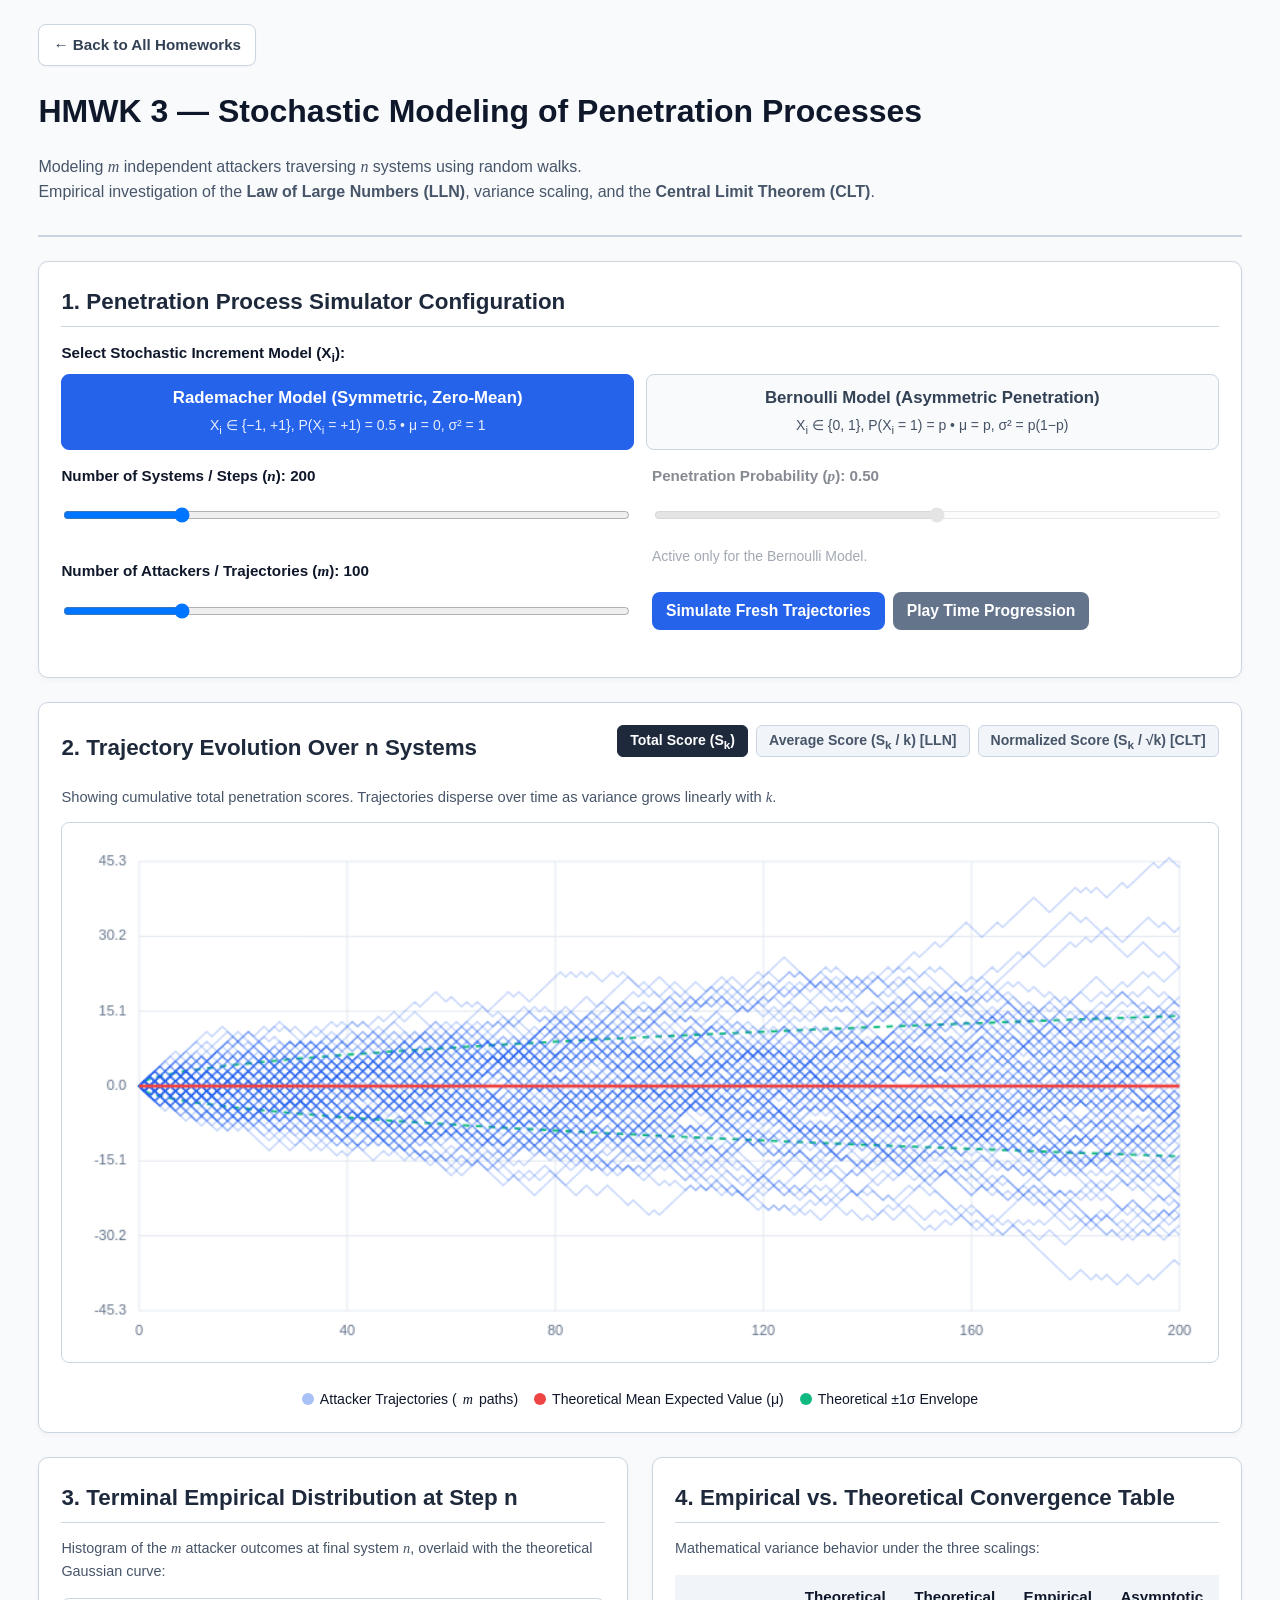
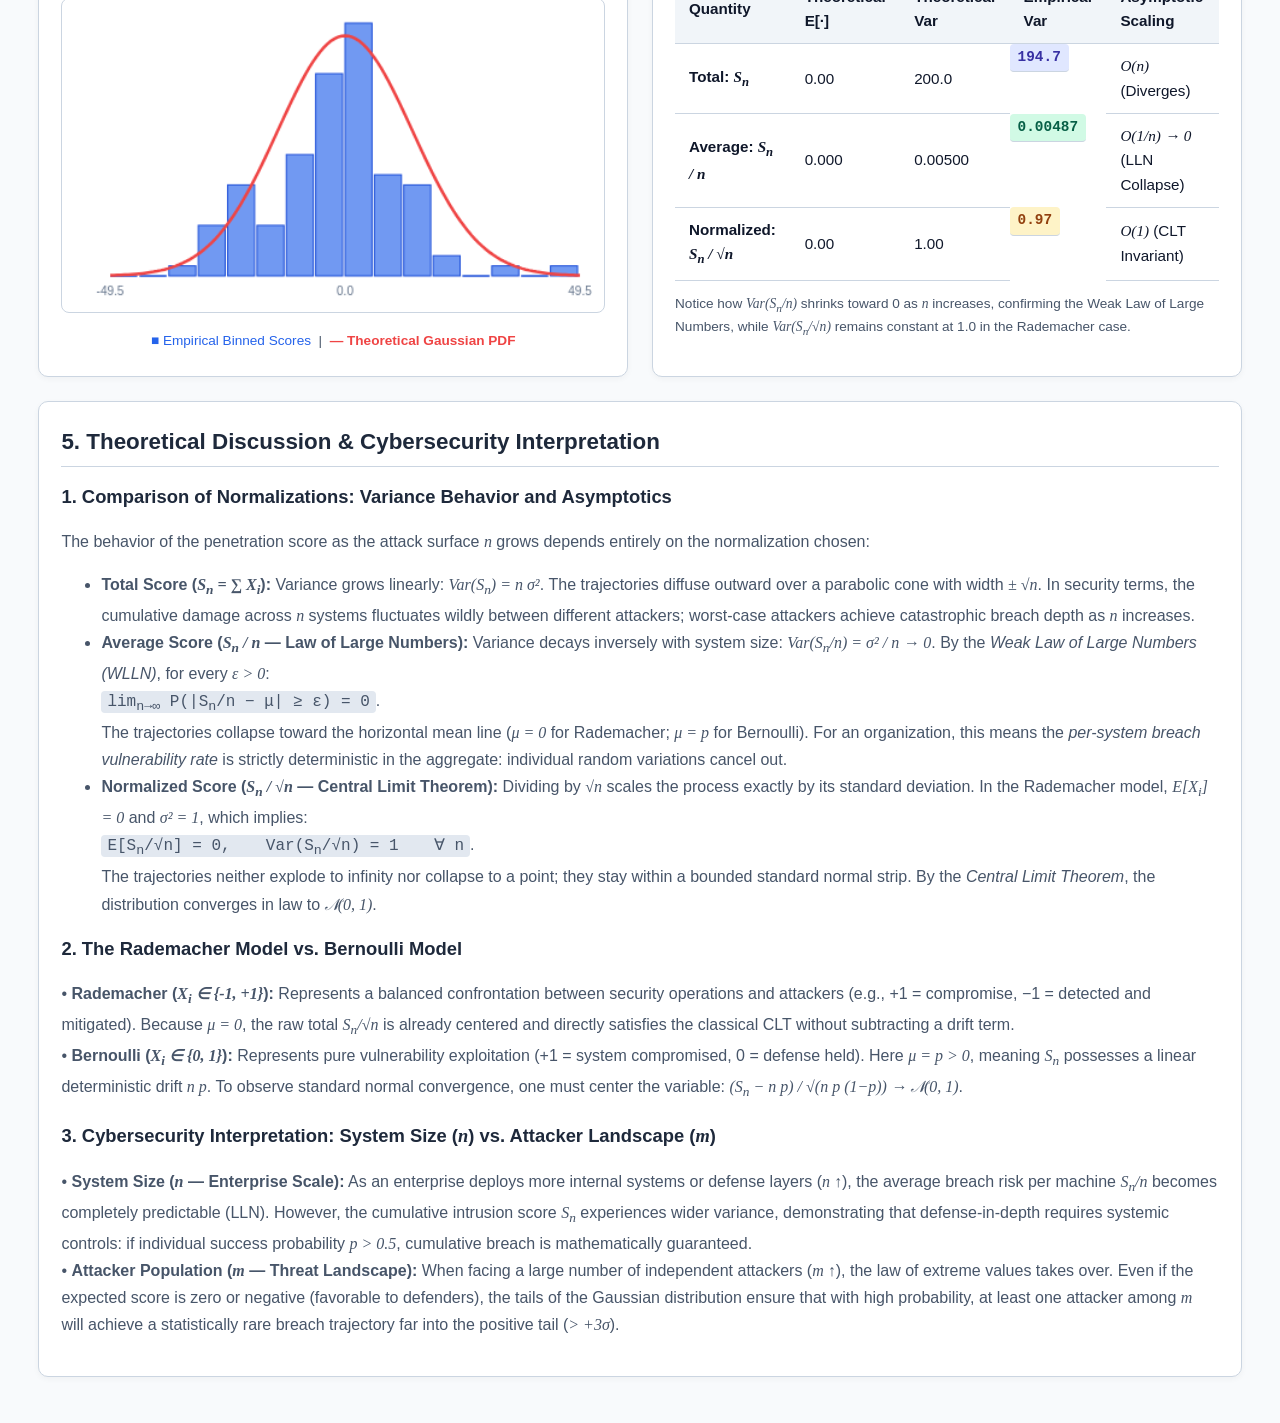
<file: hmwk3.html>
<!doctype html>
<html lang="en">
    <head>
        <meta charset="UTF-8" />
        <meta name="viewport" content="width=device-width, initial-scale=1.0" />
        <title>
            HMWK 3 — Stochastic Modeling of Penetration Processes (LLN &amp;
            CLT)
        </title>
        <link rel="stylesheet" href="style.css" />
        <style>
            .model-selector {
                display: flex;
                gap: 12px;
                margin-bottom: 14px;
            }
            .model-btn {
                flex: 1;
                padding: 10px 14px;
                border: 1px solid var(--border);
                background: #f8fafc;
                color: #334155;
                border-radius: 8px;
                font-weight: 600;
                cursor: pointer;
                text-align: center;
                transition: all 0.2s;
            }
            .model-btn.active {
                background: var(--primary);
                color: #ffffff;
                border-color: var(--primary);
            }
            .view-tabs {
                display: flex;
                gap: 8px;
                margin-bottom: 14px;
                flex-wrap: wrap;
            }
            .view-tab {
                padding: 6px 12px;
                font-size: 0.88rem;
                border-radius: 6px;
                border: 1px solid var(--border);
                background: #f1f5f9;
                color: #475569;
                cursor: pointer;
                font-weight: 600;
            }
            .view-tab.active {
                background: #1e293b;
                color: #ffffff;
                border-color: #1e293b;
            }
            .chart-container {
                position: relative;
                margin-bottom: 16px;
            }
            .stat-badge {
                display: inline-block;
                padding: 2px 8px;
                border-radius: 4px;
                font-family: monospace;
                font-size: 0.9rem;
                font-weight: 700;
            }
        </style>
    </head>
    <body>
        <div class="container">
            <a href="index.html" class="nav-back"
                >&larr; Back to All Homeworks</a
            >

            <header>
                <h1>HMWK 3 — Stochastic Modeling of Penetration Processes</h1>
                <p>
                    Modeling <span class="math">m</span> independent attackers
                    traversing <span class="math">n</span> systems using random
                    walks.<br />
                    Empirical investigation of the
                    <strong>Law of Large Numbers (LLN)</strong>, variance
                    scaling, and the
                    <strong>Central Limit Theorem (CLT)</strong>.
                </p>
            </header>

            <!-- Section 1: Simulator Controls -->
            <div class="card">
                <h2>1. Penetration Process Simulator Configuration</h2>

                <label
                    >Select Stochastic Increment Model (X<sub>i</sub>):</label
                >
                <div class="model-selector">
                    <div id="btnRademacher" class="model-btn active">
                        <div>Rademacher Model (Symmetric, Zero-Mean)</div>
                        <small style="font-weight: 400; opacity: 0.9"
                            >X<sub>i</sub> &isin; {&minus;1, +1}, P(X<sub
                                >i</sub
                            >
                            = +1) = 0.5 &bull; &mu; = 0, &sigma;&sup2; =
                            1</small
                        >
                    </div>
                    <div id="btnBernoulli" class="model-btn">
                        <div>Bernoulli Model (Asymmetric Penetration)</div>
                        <small style="font-weight: 400; opacity: 0.9"
                            >X<sub>i</sub> &isin; {0, 1}, P(X<sub>i</sub> = 1) =
                            p &bull; &mu; = p, &sigma;&sup2; =
                            p(1&minus;p)</small
                        >
                    </div>
                </div>

                <div class="grid-2">
                    <div>
                        <div class="control-group">
                            <label for="sliderN"
                                >Number of Systems / Steps (<span class="math"
                                    >n</span
                                >): <strong id="lblN">200</strong></label
                            >
                            <input
                                type="range"
                                id="sliderN"
                                min="20"
                                max="1000"
                                step="10"
                                value="200"
                            />
                        </div>

                        <div class="control-group">
                            <label for="sliderM"
                                >Number of Attackers / Trajectories (<span
                                    class="math"
                                    >m</span
                                >): <strong id="lblM">100</strong></label
                            >
                            <input
                                type="range"
                                id="sliderM"
                                min="10"
                                max="500"
                                step="10"
                                value="100"
                            />
                        </div>
                    </div>

                    <div>
                        <div
                            class="control-group"
                            id="bernProbGroup"
                            style="opacity: 0.5"
                        >
                            <label for="sliderP"
                                >Penetration Probability (<span class="math"
                                    >p</span
                                >): <strong id="lblP">0.50</strong></label
                            >
                            <input
                                type="range"
                                id="sliderP"
                                min="0.05"
                                max="0.95"
                                step="0.05"
                                value="0.50"
                                disabled
                            />
                            <small style="color: var(--text-muted)"
                                >Active only for the Bernoulli Model.</small
                            >
                        </div>

                        <div class="btn-group" style="margin-top: 22px">
                            <button id="btnRun">
                                Simulate Fresh Trajectories
                            </button>
                            <button id="btnAnimate" class="secondary">
                                Play Time Progression
                            </button>
                        </div>
                    </div>
                </div>
            </div>

            <!-- Section 2: Interactive Trajectory Plots -->
            <div class="card">
                <div
                    style="
                        display: flex;
                        justify-content: space-between;
                        align-items: center;
                        flex-wrap: wrap;
                        margin-bottom: 12px;
                    "
                >
                    <h2 style="margin: 0; border: none; padding: 0">
                        2. Trajectory Evolution Over n Systems
                    </h2>
                    <div class="view-tabs">
                        <button class="view-tab active" data-view="total">
                            Total Score (S<sub>k</sub>)
                        </button>
                        <button class="view-tab" data-view="average">
                            Average Score (S<sub>k</sub> / k) [LLN]
                        </button>
                        <button class="view-tab" data-view="normalized">
                            Normalized Score (S<sub>k</sub> / &radic;k) [CLT]
                        </button>
                    </div>
                </div>

                <p
                    id="viewDescription"
                    style="
                        font-size: 0.92rem;
                        color: var(--text-muted);
                        margin-bottom: 12px;
                    "
                >
                    Showing cumulative total penetration scores. Trajectories
                    disperse over time as variance grows linearly with
                    <span class="math">k</span>.
                </p>

                <!-- Canvas Trajectories -->
                <div class="chart-container">
                    <canvas
                        id="trajCanvas"
                        width="900"
                        height="420"
                        style="width: 100%; height: auto"
                    ></canvas>
                </div>

                <div class="legend">
                    <div class="legend-item">
                        <span
                            class="legend-dot"
                            style="background: rgba(37, 99, 235, 0.4)"
                        ></span>
                        Attacker Trajectories (<span class="math">m</span>
                        paths)
                    </div>
                    <div class="legend-item">
                        <span
                            class="legend-dot"
                            style="background: #ef4444"
                        ></span>
                        Theoretical Mean Expected Value (&mu;)
                    </div>
                    <div class="legend-item">
                        <span
                            class="legend-dot"
                            style="background: #10b981"
                        ></span>
                        Theoretical &plusmn;1&sigma; Envelope
                    </div>
                </div>
            </div>

            <!-- Section 3: Empirical Distribution vs CLT Bell Curve -->
            <div class="grid-2">
                <div class="card">
                    <h2>3. Terminal Empirical Distribution at Step n</h2>
                    <p style="font-size: 0.9rem">
                        Histogram of the <span class="math">m</span> attacker
                        outcomes at final system <span class="math">n</span>,
                        overlaid with the theoretical Gaussian curve:
                    </p>
                    <canvas
                        id="histCanvas"
                        width="450"
                        height="260"
                        style="width: 100%; height: auto"
                    ></canvas>
                    <div
                        style="
                            font-size: 0.85rem;
                            text-align: center;
                            color: var(--text-muted);
                            margin-top: 8px;
                        "
                    >
                        <span style="color: #2563eb"
                            >■ Empirical Binned Scores</span
                        >
                        &nbsp;|&nbsp;
                        <span style="color: #ef4444; font-weight: 700"
                            >— Theoretical Gaussian PDF</span
                        >
                    </div>
                </div>

                <div class="card">
                    <h2>4. Empirical vs. Theoretical Convergence Table</h2>
                    <p style="font-size: 0.9rem">
                        Mathematical variance behavior under the three scalings:
                    </p>
                    <table>
                        <thead>
                            <tr>
                                <th>Quantity</th>
                                <th>Theoretical E[&middot;]</th>
                                <th>Theoretical Var</th>
                                <th>Empirical Var</th>
                                <th>Asymptotic Scaling</th>
                            </tr>
                        </thead>
                        <tbody>
                            <tr>
                                <td>
                                    <strong
                                        >Total:
                                        <span class="math"
                                            >S<sub>n</sub></span
                                        ></strong
                                    >
                                </td>
                                <td id="thMeanTotal">0.00</td>
                                <td id="thVarTotal">200.0</td>
                                <td
                                    id="empVarTotal"
                                    class="stat-badge"
                                    style="background: #e0e7ff; color: #3730a3"
                                >
                                    --
                                </td>
                                <td>
                                    <span class="math">O(n)</span> (Diverges)
                                </td>
                            </tr>
                            <tr>
                                <td>
                                    <strong
                                        >Average:
                                        <span class="math"
                                            >S<sub>n</sub> / n</span
                                        ></strong
                                    >
                                </td>
                                <td id="thMeanAvg">0.00</td>
                                <td id="thVarAvg">0.0050</td>
                                <td
                                    id="empVarAvg"
                                    class="stat-badge"
                                    style="background: #d1fae5; color: #065f46"
                                >
                                    --
                                </td>
                                <td>
                                    <span class="math">O(1/n) &rarr; 0</span>
                                    (LLN Collapse)
                                </td>
                            </tr>
                            <tr>
                                <td>
                                    <strong
                                        >Normalized:
                                        <span class="math"
                                            >S<sub>n</sub> / &radic;n</span
                                        ></strong
                                    >
                                </td>
                                <td id="thMeanNorm">0.00</td>
                                <td id="thVarNorm">1.00</td>
                                <td
                                    id="empVarNorm"
                                    class="stat-badge"
                                    style="background: #fef3c7; color: #92400e"
                                >
                                    --
                                </td>
                                <td>
                                    <span class="math">O(1)</span> (CLT
                                    Invariant)
                                </td>
                            </tr>
                        </tbody>
                    </table>
                    <p
                        style="
                            font-size: 0.85rem;
                            color: var(--text-muted);
                            margin-top: 12px;
                        "
                    >
                        Notice how
                        <span class="math">Var(S<sub>n</sub>/n)</span> shrinks
                        toward 0 as <span class="math">n</span> increases,
                        confirming the Weak Law of Large Numbers, while
                        <span class="math">Var(S<sub>n</sub>/&radic;n)</span>
                        remains constant at 1.0 in the Rademacher case.
                    </p>
                </div>
            </div>

            <!-- Section 5: Theoretical Discussion & Contextual Interpretation -->
            <div class="card">
                <h2>
                    5. Theoretical Discussion &amp; Cybersecurity Interpretation
                </h2>
                <div
                    style="font-size: 0.96rem; color: #334155; line-height: 1.7"
                >
                    <h3>
                        1. Comparison of Normalizations: Variance Behavior and
                        Asymptotics
                    </h3>
                    <p>
                        The behavior of the penetration score as the attack
                        surface <span class="math">n</span> grows depends
                        entirely on the normalization chosen:
                    </p>
                    <ul>
                        <li>
                            <strong
                                >Total Score (<span class="math"
                                    >S<sub>n</sub> = &sum; X<sub>i</sub></span
                                >):</strong
                            >
                            Variance grows linearly:
                            <span class="math"
                                >Var(S<sub>n</sub>) = n &sigma;&sup2;</span
                            >. The trajectories diffuse outward over a parabolic
                            cone with width
                            <span class="math">&plusmn; &radic;n</span>. In
                            security terms, the cumulative damage across
                            <span class="math">n</span> systems fluctuates
                            wildly between different attackers; worst-case
                            attackers achieve catastrophic breach depth as
                            <span class="math">n</span> increases.
                        </li>
                        <li>
                            <strong
                                >Average Score (<span class="math"
                                    >S<sub>n</sub> / n</span
                                >
                                &mdash; Law of Large Numbers):</strong
                            >
                            Variance decays inversely with system size:
                            <span class="math"
                                >Var(S<sub>n</sub>/n) = &sigma;&sup2; / n &rarr;
                                0</span
                            >. By the <em>Weak Law of Large Numbers (WLLN)</em>,
                            for every
                            <span class="math">&epsilon; &gt; 0</span>:
                            <br />
                            <span class="badge-math"
                                >lim<sub>n&rarr;&infin;</sub> P(|S<sub>n</sub>/n
                                &minus; &mu;| &ge; &epsilon;) = 0</span
                            >.
                            <br />
                            The trajectories collapse toward the horizontal mean
                            line (<span class="math">&mu; = 0</span> for
                            Rademacher; <span class="math">&mu; = p</span> for
                            Bernoulli). For an organization, this means the
                            <em>per-system breach vulnerability rate</em> is
                            strictly deterministic in the aggregate: individual
                            random variations cancel out.
                        </li>
                        <li>
                            <strong
                                >Normalized Score (<span class="math"
                                    >S<sub>n</sub> / &radic;n</span
                                >
                                &mdash; Central Limit Theorem):</strong
                            >
                            Dividing by
                            <span class="math">&radic;n</span> scales the
                            process exactly by its standard deviation. In the
                            Rademacher model,
                            <span class="math">E[X<sub>i</sub>] = 0</span> and
                            <span class="math">&sigma;&sup2; = 1</span>, which
                            implies:
                            <br />
                            <span class="badge-math"
                                >E[S<sub>n</sub>/&radic;n] = 0, &emsp;
                                Var(S<sub>n</sub>/&radic;n) = 1 &emsp; &forall;
                                n</span
                            >.
                            <br />
                            The trajectories neither explode to infinity nor
                            collapse to a point; they stay within a bounded
                            standard normal strip. By the
                            <em>Central Limit Theorem</em>, the distribution
                            converges in law to
                            <span class="math">&Nscr;(0, 1)</span>.
                        </li>
                    </ul>

                    <h3>2. The Rademacher Model vs. Bernoulli Model</h3>
                    <p>
                        &bull;
                        <strong
                            >Rademacher (<span class="math"
                                >X<sub>i</sub> &isin; {-1, +1}</span
                            >):</strong
                        >
                        Represents a balanced confrontation between security
                        operations and attackers (e.g., +1 = compromise,
                        &minus;1 = detected and mitigated). Because
                        <span class="math">&mu; = 0</span>, the raw total
                        <span class="math">S<sub>n</sub>/&radic;n</span> is
                        already centered and directly satisfies the classical
                        CLT without subtracting a drift term.<br />
                        &bull;
                        <strong
                            >Bernoulli (<span class="math"
                                >X<sub>i</sub> &isin; {0, 1}</span
                            >):</strong
                        >
                        Represents pure vulnerability exploitation (+1 = system
                        compromised, 0 = defense held). Here
                        <span class="math">&mu; = p &gt; 0</span>, meaning
                        <span class="math">S<sub>n</sub></span> possesses a
                        linear deterministic drift
                        <span class="math">n p</span>. To observe standard
                        normal convergence, one must center the variable:
                        <span class="math"
                            >(S<sub>n</sub> &minus; n p) / &radic;(n p
                            (1&minus;p)) &rarr; &Nscr;(0, 1)</span
                        >.
                    </p>

                    <h3>
                        3. Cybersecurity Interpretation: System Size (<span
                            class="math"
                            >n</span
                        >) vs. Attacker Landscape (<span class="math">m</span>)
                    </h3>
                    <p>
                        &bull;
                        <strong
                            >System Size (<span class="math">n</span> &mdash;
                            Enterprise Scale):</strong
                        >
                        As an enterprise deploys more internal systems or
                        defense layers (<span class="math">n &uarr;</span>), the
                        average breach risk per machine
                        <span class="math">S<sub>n</sub>/n</span> becomes
                        completely predictable (LLN). However, the cumulative
                        intrusion score
                        <span class="math">S<sub>n</sub></span> experiences
                        wider variance, demonstrating that defense-in-depth
                        requires systemic controls: if individual success
                        probability <span class="math">p &gt; 0.5</span>,
                        cumulative breach is mathematically guaranteed.<br />
                        &bull;
                        <strong
                            >Attacker Population (<span class="math">m</span>
                            &mdash; Threat Landscape):</strong
                        >
                        When facing a large number of independent attackers
                        (<span class="math">m &uarr;</span>), the law of extreme
                        values takes over. Even if the expected score is zero or
                        negative (favorable to defenders), the tails of the
                        Gaussian distribution ensure that with high probability,
                        at least one attacker among
                        <span class="math">m</span> will achieve a statistically
                        rare breach trajectory far into the positive tail (<span
                            class="math"
                            >&gt; +3&sigma;</span
                        >).
                    </p>
                </div>
            </div>
        </div>

        <script>
            // --- Simulation State ---
            let modelType = "rademacher"; // 'rademacher' or 'bernoulli'
            let N = 200;
            let M = 100;
            let P_val = 0.5;
            let currentView = "total"; // 'total', 'average', 'normalized'

            let trajectories = []; // Array of M arrays, each length N+1

            // Canvas contexts
            const trajCvs = document.getElementById("trajCanvas");
            const trajCtx = trajCvs.getContext("2d");
            const histCvs = document.getElementById("histCanvas");
            const histCtx = histCvs.getContext("2d");

            // --- Random Walk Engine ---
            function runSimulation() {
                trajectories = [];
                for (let j = 0; j < M; j++) {
                    const path = [0];
                    let currentScore = 0;
                    for (let i = 1; i <= N; i++) {
                        let step = 0;
                        if (modelType === "rademacher") {
                            step = Math.random() < 0.5 ? 1 : -1;
                        } else {
                            step = Math.random() < P_val ? 1 : 0;
                        }
                        currentScore += step;
                        path.push(currentScore);
                    }
                    trajectories.push(path);
                }
                renderPlots();
                updateTableStats();
            }

            // --- Rendering Controller ---
            function renderPlots() {
                drawTrajectories();
                drawHistogram();
            }

            // --- Trajectory Plot ---
            function drawTrajectories() {
                const w = trajCvs.width;
                const h = trajCvs.height;
                const padL = 60,
                    padR = 30,
                    padT = 30,
                    padB = 40;
                const plotW = w - padL - padR;
                const plotH = h - padT - padB;

                trajCtx.clearRect(0, 0, w, h);

                // Determine scale bounds based on theoretical/empirical extremes
                const mu = modelType === "rademacher" ? 0 : P_val;
                const sigma =
                    modelType === "rademacher"
                        ? 1
                        : Math.sqrt(P_val * (1 - P_val));

                let minY = -3,
                    maxY = 3;

                if (currentView === "total") {
                    const maxDev = 3.2 * sigma * Math.sqrt(N);
                    if (modelType === "rademacher") {
                        minY = -maxDev;
                        maxY = maxDev;
                    } else {
                        minY = Math.min(0, N * mu - maxDev);
                        maxY = N * mu + maxDev;
                    }
                } else if (currentView === "average") {
                    if (modelType === "rademacher") {
                        minY = -1.0;
                        maxY = 1.0;
                    } else {
                        minY = Math.max(0, mu - 0.5);
                        maxY = Math.min(1, mu + 0.5);
                    }
                } else {
                    // normalized
                    if (modelType === "rademacher") {
                        minY = -3.8;
                        maxY = 3.8;
                    } else {
                        minY = Math.min(
                            0,
                            (N * mu - 3 * sigma * Math.sqrt(N)) / Math.sqrt(N),
                        );
                        maxY =
                            (N * mu + 3 * sigma * Math.sqrt(N)) / Math.sqrt(N);
                    }
                }

                function getX(k) {
                    return padL + (k / N) * plotW;
                }
                function getY(val) {
                    return (
                        padT + plotH - ((val - minY) / (maxY - minY)) * plotH
                    );
                }

                // Grid lines
                trajCtx.strokeStyle = "#e2e8f0";
                trajCtx.lineWidth = 1;
                trajCtx.font = "11px sans-serif";
                trajCtx.fillStyle = "#64748b";
                trajCtx.textAlign = "right";
                trajCtx.textBaseline = "middle";

                const yTicks = 6;
                for (let i = 0; i <= yTicks; i++) {
                    const val = minY + (i / yTicks) * (maxY - minY);
                    const py = getY(val);
                    trajCtx.beginPath();
                    trajCtx.moveTo(padL, py);
                    trajCtx.lineTo(w - padR, py);
                    trajCtx.stroke();
                    trajCtx.fillText(
                        val.toFixed(currentView === "average" ? 2 : 1),
                        padL - 10,
                        py,
                    );
                }

                // X axis ticks
                trajCtx.textAlign = "center";
                trajCtx.textBaseline = "top";
                for (let k = 0; k <= N; k += Math.floor(N / 5)) {
                    const px = getX(k);
                    trajCtx.beginPath();
                    trajCtx.moveTo(px, padT);
                    trajCtx.lineTo(px, h - padB);
                    trajCtx.stroke();
                    trajCtx.fillText(k, px, h - padB + 10);
                }

                // Theoretical bounds envelope (+- 1 sigma)
                trajCtx.strokeStyle = "#10b981";
                trajCtx.lineWidth = 1.8;
                trajCtx.setLineDash([5, 5]);

                // Upper and lower envelope paths
                trajCtx.beginPath();
                for (let k = 1; k <= N; k++) {
                    let upper = 0;
                    if (currentView === "total")
                        upper = k * mu + sigma * Math.sqrt(k);
                    else if (currentView === "average")
                        upper = mu + sigma / Math.sqrt(k);
                    else upper = (k * mu + sigma * Math.sqrt(k)) / Math.sqrt(k);

                    const px = getX(k),
                        py = getY(upper);
                    if (k === 1) trajCtx.moveTo(px, py);
                    else trajCtx.lineTo(px, py);
                }
                trajCtx.stroke();

                trajCtx.beginPath();
                for (let k = 1; k <= N; k++) {
                    let lower = 0;
                    if (currentView === "total")
                        lower = k * mu - sigma * Math.sqrt(k);
                    else if (currentView === "average")
                        lower = mu - sigma / Math.sqrt(k);
                    else lower = (k * mu - sigma * Math.sqrt(k)) / Math.sqrt(k);

                    const px = getX(k),
                        py = getY(lower);
                    if (k === 1) trajCtx.moveTo(px, py);
                    else trajCtx.lineTo(px, py);
                }
                trajCtx.stroke();
                trajCtx.setLineDash([]);

                // Draw all M attacker trajectories
                trajCtx.lineWidth = 1.2;
                trajCtx.strokeStyle = "rgba(37, 99, 235, 0.28)";

                for (let j = 0; j < trajectories.length; j++) {
                    const path = trajectories[j];
                    trajCtx.beginPath();
                    for (let k = 0; k <= N; k++) {
                        let val = path[k];
                        if (currentView === "average")
                            val = k === 0 ? mu : path[k] / k;
                        else if (currentView === "normalized")
                            val = k === 0 ? 0 : path[k] / Math.sqrt(k);

                        const px = getX(k);
                        const py = getY(val);
                        if (k === 0) trajCtx.moveTo(px, py);
                        else trajCtx.lineTo(px, py);
                    }
                    trajCtx.stroke();
                }

                // Theoretical Mean Line (Red)
                trajCtx.strokeStyle = "#ef4444";
                trajCtx.lineWidth = 2.5;
                trajCtx.beginPath();
                for (let k = 0; k <= N; k++) {
                    let val = mu;
                    if (currentView === "total") val = k * mu;
                    else if (currentView === "average") val = mu;
                    else val = (k * mu) / Math.sqrt(k || 1);

                    const px = getX(k);
                    const py = getY(val);
                    if (k === 0) trajCtx.moveTo(px, py);
                    else trajCtx.lineTo(px, py);
                }
                trajCtx.stroke();
            }

            // --- Terminal Histogram Plot ---
            function drawHistogram() {
                const w = histCvs.width;
                const h = histCvs.height;
                const padL = 40,
                    padR = 20,
                    padT = 20,
                    padB = 30;
                const plotW = w - padL - padR;
                const plotH = h - padT - padB;

                histCtx.clearRect(0, 0, w, h);

                // Extract endpoint values
                const endpoints = trajectories.map((path) => {
                    const Sn = path[N];
                    if (currentView === "total") return Sn;
                    if (currentView === "average") return Sn / N;
                    return Sn / Math.sqrt(N);
                });

                const mu = modelType === "rademacher" ? 0 : P_val;
                const sigma =
                    modelType === "rademacher"
                        ? 1
                        : Math.sqrt(P_val * (1 - P_val));

                let thMean = 0,
                    thSd = 1;
                if (currentView === "total") {
                    thMean = N * mu;
                    thSd = sigma * Math.sqrt(N);
                } else if (currentView === "average") {
                    thMean = mu;
                    thSd = sigma / Math.sqrt(N);
                } else {
                    thMean = (N * mu) / Math.sqrt(N);
                    thSd = sigma;
                }

                // Bins
                const numBins = 16;
                const minVal = thMean - 3.5 * thSd;
                const maxVal = thMean + 3.5 * thSd;
                const binW = (maxVal - minVal) / numBins;
                const bins = Array(numBins).fill(0);

                endpoints.forEach((v) => {
                    const idx = Math.floor((v - minVal) / binW);
                    if (idx >= 0 && idx < numBins) bins[idx]++;
                });

                const maxBinCount = Math.max(...bins, 1);

                // Draw Histogram Bars
                histCtx.fillStyle = "rgba(37, 99, 235, 0.65)";
                histCtx.strokeStyle = "#1d4ed8";
                histCtx.lineWidth = 1;

                for (let i = 0; i < numBins; i++) {
                    const bx = padL + (i / numBins) * plotW;
                    const bw = plotW / numBins - 2;
                    const bH = (bins[i] / maxBinCount) * plotH;
                    const by = padT + plotH - bH;
                    histCtx.fillRect(bx, by, bw, bH);
                    histCtx.strokeRect(bx, by, bw, bH);
                }

                // Draw Overlaid Gaussian Bell Curve
                histCtx.strokeStyle = "#ef4444";
                histCtx.lineWidth = 2.5;
                histCtx.beginPath();

                const normalizer = 1 / (thSd * Math.sqrt(2 * Math.PI));
                const stepPx = 3;
                let first = true;

                for (let px = padL; px <= padL + plotW; px += stepPx) {
                    const xVal =
                        minVal + ((px - padL) / plotW) * (maxVal - minVal);
                    const z = (xVal - thMean) / thSd;
                    const pdf = normalizer * Math.exp(-0.5 * z * z);

                    // Scale PDF peak to histogram peak
                    const peakPdf = normalizer;
                    const py = padT + plotH - (pdf / peakPdf) * (plotH * 0.95);

                    if (first) {
                        histCtx.moveTo(px, py);
                        first = false;
                    } else {
                        histCtx.lineTo(px, py);
                    }
                }
                histCtx.stroke();

                // Bottom Axis labels
                histCtx.font = "10px sans-serif";
                histCtx.fillStyle = "#64748b";
                histCtx.textAlign = "center";
                histCtx.textBaseline = "top";
                histCtx.fillText(minVal.toFixed(1), padL, h - padB + 8);
                histCtx.fillText(
                    thMean.toFixed(1),
                    padL + plotW / 2,
                    h - padB + 8,
                );
                histCtx.fillText(maxVal.toFixed(1), w - padR, h - padB + 8);
            }

            // --- Convergence Table Stats ---
            function updateTableStats() {
                const mu = modelType === "rademacher" ? 0 : P_val;
                const sigmaSq =
                    modelType === "rademacher" ? 1 : P_val * (1 - P_val);

                // Theoretical values
                document.getElementById("thMeanTotal").innerText = (
                    N * mu
                ).toFixed(2);
                document.getElementById("thVarTotal").innerText = (
                    N * sigmaSq
                ).toFixed(1);

                document.getElementById("thMeanAvg").innerText = mu.toFixed(3);
                document.getElementById("thVarAvg").innerText = (
                    sigmaSq / N
                ).toFixed(5);

                document.getElementById("thMeanNorm").innerText = (
                    modelType === "rademacher" ? 0 : (N * mu) / Math.sqrt(N)
                ).toFixed(2);
                document.getElementById("thVarNorm").innerText =
                    sigmaSq.toFixed(2);

                // Calculate Empirical Variances
                const totals = trajectories.map((p) => p[N]);
                const avgs = totals.map((v) => v / N);
                const norms = totals.map((v) => v / Math.sqrt(N));

                function getVariance(arr) {
                    const mean = arr.reduce((a, b) => a + b, 0) / arr.length;
                    return (
                        arr.reduce((sum, v) => sum + Math.pow(v - mean, 2), 0) /
                        arr.length
                    );
                }

                document.getElementById("empVarTotal").innerText =
                    getVariance(totals).toFixed(1);
                document.getElementById("empVarAvg").innerText =
                    getVariance(avgs).toFixed(5);
                document.getElementById("empVarNorm").innerText =
                    getVariance(norms).toFixed(2);
            }

            // --- Event Listeners ---
            document
                .getElementById("btnRademacher")
                .addEventListener("click", () => {
                    modelType = "rademacher";
                    document
                        .getElementById("btnRademacher")
                        .classList.add("active");
                    document
                        .getElementById("btnBernoulli")
                        .classList.remove("active");
                    document.getElementById("sliderP").disabled = true;
                    document.getElementById("bernProbGroup").style.opacity =
                        "0.5";
                    runSimulation();
                });

            document
                .getElementById("btnBernoulli")
                .addEventListener("click", () => {
                    modelType = "bernoulli";
                    document
                        .getElementById("btnBernoulli")
                        .classList.add("active");
                    document
                        .getElementById("btnRademacher")
                        .classList.remove("active");
                    document.getElementById("sliderP").disabled = false;
                    document.getElementById("bernProbGroup").style.opacity =
                        "1";
                    runSimulation();
                });

            document
                .getElementById("sliderN")
                .addEventListener("input", (e) => {
                    N = parseInt(e.target.value, 10);
                    document.getElementById("lblN").innerText = N;
                    runSimulation();
                });

            document
                .getElementById("sliderM")
                .addEventListener("input", (e) => {
                    M = parseInt(e.target.value, 10);
                    document.getElementById("lblM").innerText = M;
                    runSimulation();
                });

            document
                .getElementById("sliderP")
                .addEventListener("input", (e) => {
                    P_val = parseFloat(e.target.value);
                    document.getElementById("lblP").innerText =
                        P_val.toFixed(2);
                    runSimulation();
                });

            document
                .getElementById("btnRun")
                .addEventListener("click", runSimulation);

            document.querySelectorAll(".view-tab").forEach((tab) => {
                tab.addEventListener("click", () => {
                    document
                        .querySelectorAll(".view-tab")
                        .forEach((t) => t.classList.remove("active"));
                    tab.classList.add("active");
                    currentView = tab.getAttribute("data-view");

                    const descMap = {
                        total: "Cumulative penetration score S_k. Variance grows linearly with k, producing a diffusive random walk.",
                        average:
                            "Average score S_k / k. Variance decays as 1/k, demonstrating the Law of Large Numbers as paths collapse to the mean μ.",
                        normalized:
                            "Normalized score S_k / √k. Variance remains constant O(1), demonstrating the Central Limit Theorem bounded Gaussian envelope.",
                    };
                    document.getElementById("viewDescription").innerText =
                        descMap[currentView];
                    renderPlots();
                });
            });

            // Simple animation loop over time
            let animStep = 0;
            let animTimer = null;
            document
                .getElementById("btnAnimate")
                .addEventListener("click", () => {
                    clearInterval(animTimer);
                    runSimulation();
                    const fullN = N;
                    animStep = 5;
                    animTimer = setInterval(() => {
                        if (animStep >= fullN) {
                            clearInterval(animTimer);
                            N = fullN;
                        } else {
                            N = animStep;
                            animStep += Math.max(5, Math.floor(fullN / 40));
                        }
                        renderPlots();
                        updateTableStats();
                    }, 50);
                });

            // Initial execution
            runSimulation();
        </script>
    </body>
</html>
</file>
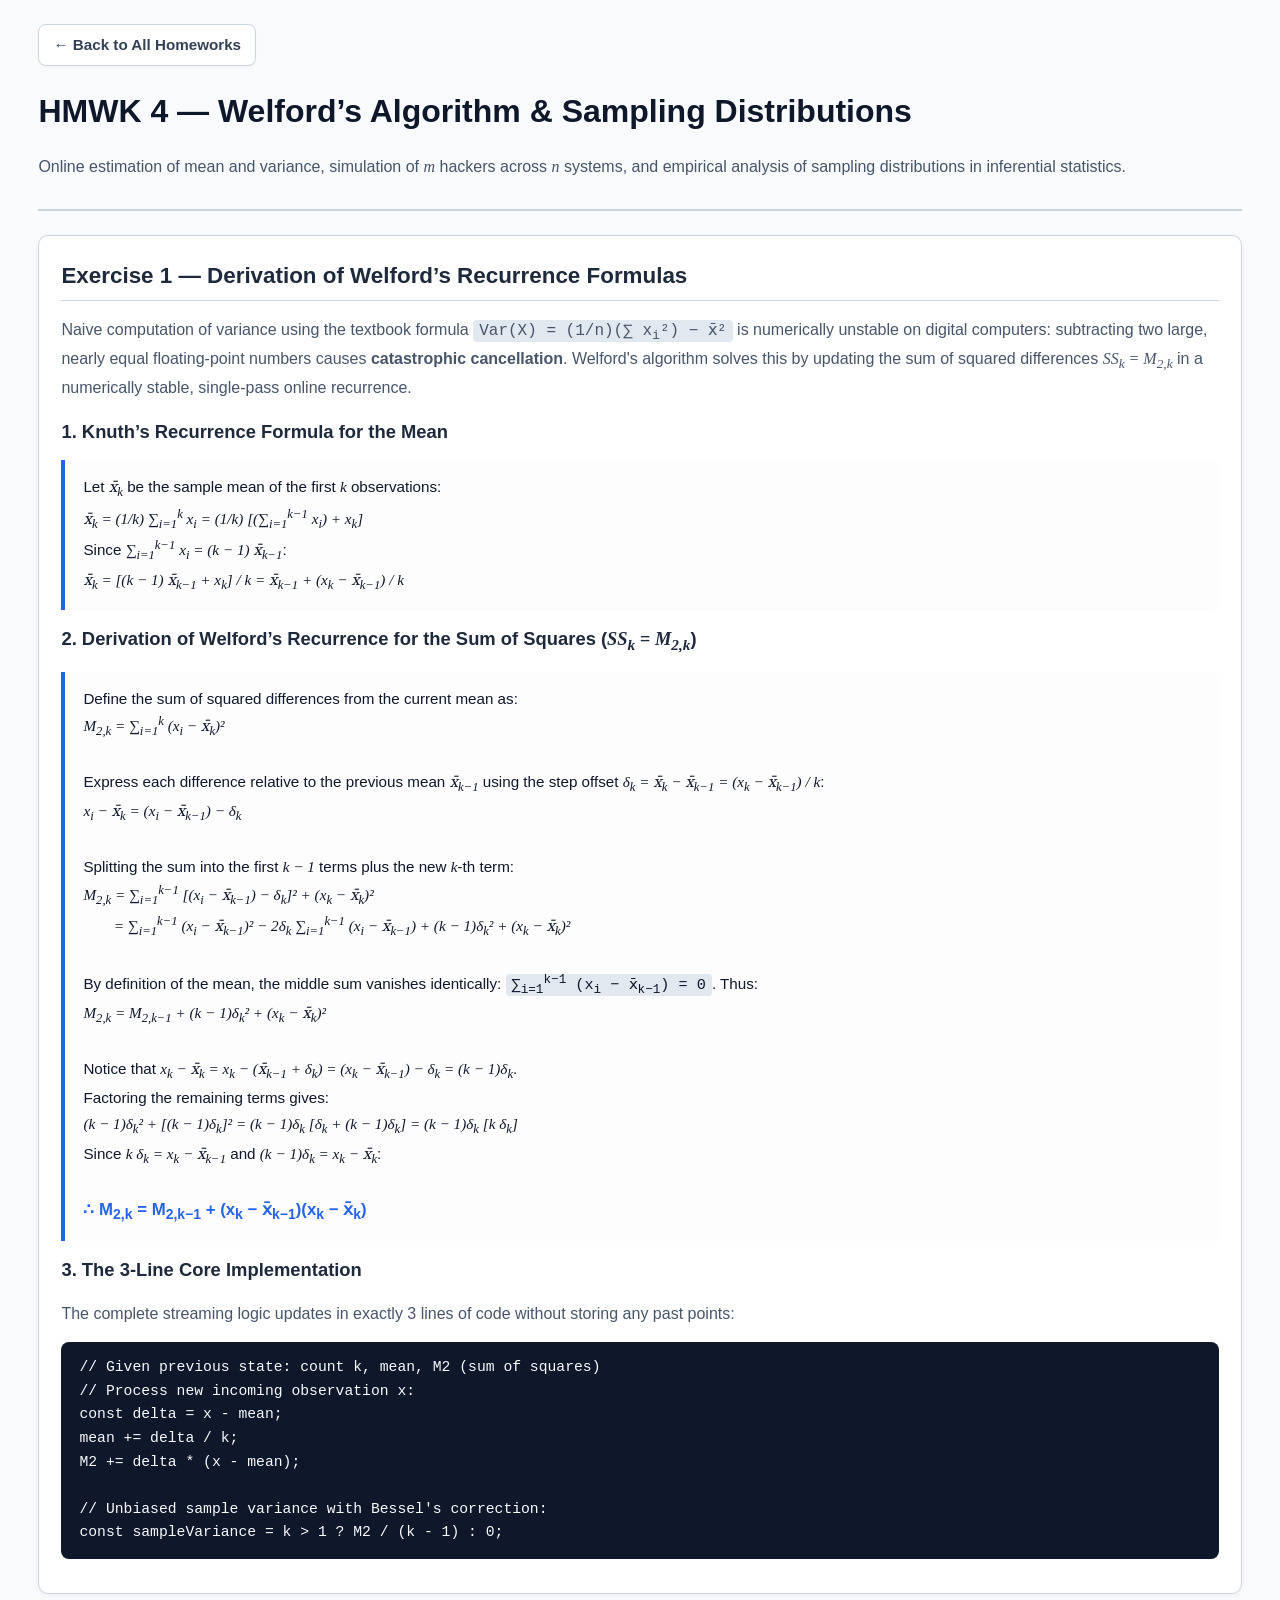
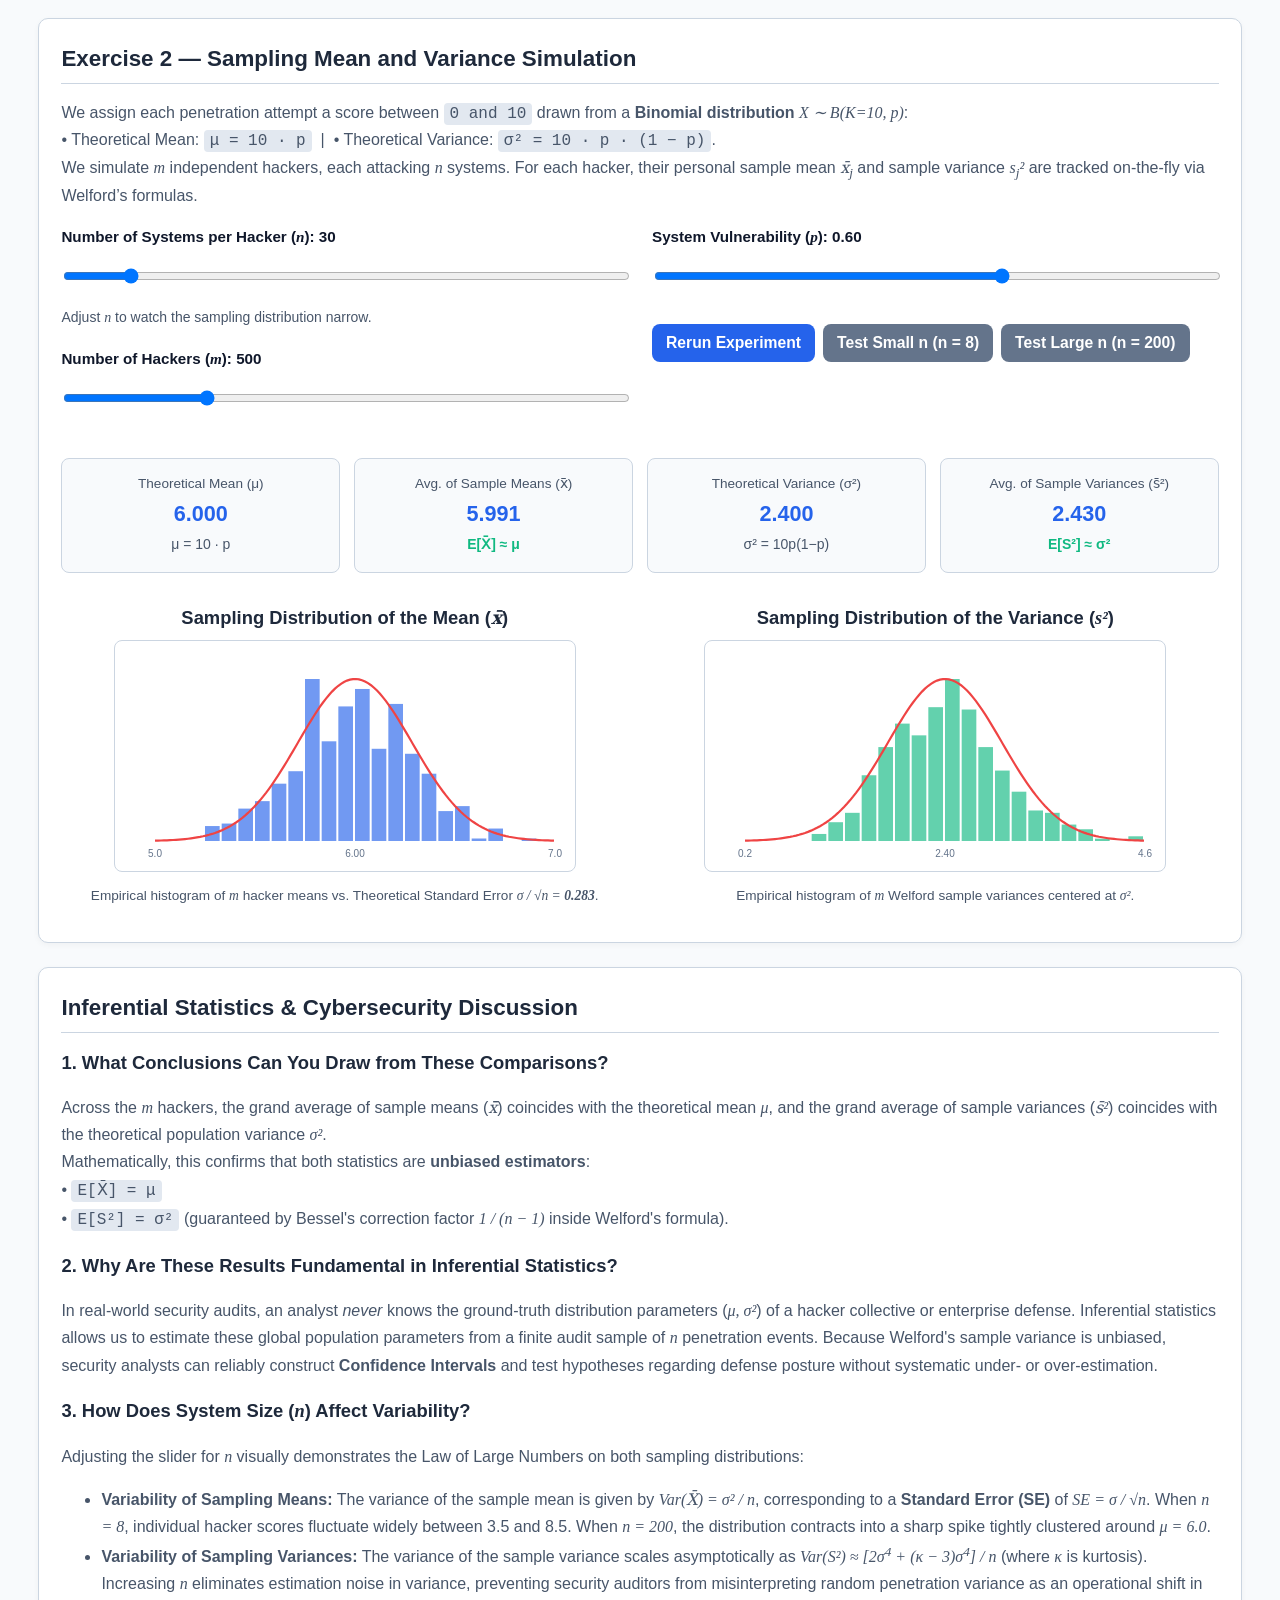
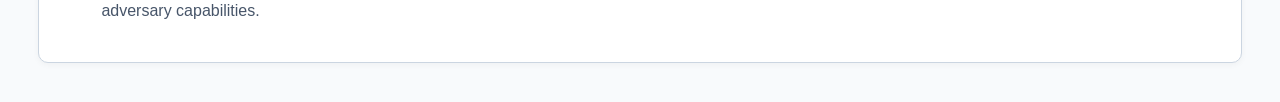
<file: hmwk4.html>
<!doctype html>
<html lang="en">
    <head>
        <meta charset="UTF-8" />
        <meta name="viewport" content="width=device-width, initial-scale=1.0" />
        <title>HMWK 4 — Welford’s Algorithm & Sampling Distributions</title>
        <link rel="stylesheet" href="style.css" />
        <style></style>
    </head>
    <body>
        <div class="container">
            <a href="index.html" class="nav-back"
                >&larr; Back to All Homeworks</a
            >

            <header>
                <h1>
                    HMWK 4 — Welford’s Algorithm &amp; Sampling Distributions
                </h1>
                <p>
                    Online estimation of mean and variance, simulation of
                    <span class="math">m</span> hackers across
                    <span class="math">n</span> systems, and empirical analysis
                    of sampling distributions in inferential statistics.
                </p>
            </header>

            <!-- ========================================== -->
            <!-- EXERCISE 1: WELFORD'S RECURRENCE FORMULAS -->
            <!-- ========================================== -->
            <div class="card">
                <h2>
                    Exercise 1 — Derivation of Welford’s Recurrence Formulas
                </h2>
                <p>
                    Naive computation of variance using the textbook formula
                    <span class="badge-math"
                        >Var(X) = (1/n)(&sum; x<sub>i</sub>&sup2;) &minus;
                        x&#772;&sup2;</span
                    >
                    is numerically unstable on digital computers: subtracting
                    two large, nearly equal floating-point numbers causes
                    <strong>catastrophic cancellation</strong>. Welford's
                    algorithm solves this by updating the sum of squared
                    differences
                    <span class="math">SS<sub>k</sub> = M<sub>2,k</sub></span>
                    in a numerically stable, single-pass online recurrence.
                </p>

                <h3>1. Knuth’s Recurrence Formula for the Mean</h3>
                <div class="math-derivation">
                    Let <span class="math">x&#772;<sub>k</sub></span> be the
                    sample mean of the first
                    <span class="math">k</span> observations:
                    <br />
                    <span class="math"
                        >x&#772;<sub>k</sub> = (1/k) &sum;<sub>i=1</sub
                        ><sup>k</sup> x<sub>i</sub> = (1/k) [(&sum;<sub>i=1</sub
                        ><sup>k&minus;1</sup> x<sub>i</sub>) +
                        x<sub>k</sub>]</span
                    >
                    <br />
                    Since
                    <span class="math"
                        >&sum;<sub>i=1</sub><sup>k&minus;1</sup> x<sub>i</sub> =
                        (k &minus; 1) x&#772;<sub>k&minus;1</sub></span
                    >:
                    <br />
                    <span class="math"
                        >x&#772;<sub>k</sub> = [(k &minus; 1) x&#772;<sub
                            >k&minus;1</sub
                        >
                        + x<sub>k</sub>] / k = x&#772;<sub>k&minus;1</sub> +
                        (x<sub>k</sub> &minus; x&#772;<sub>k&minus;1</sub>) /
                        k</span
                    >
                </div>

                <h3>
                    2. Derivation of Welford’s Recurrence for the Sum of Squares
                    (<span class="math">SS<sub>k</sub> = M<sub>2,k</sub></span
                    >)
                </h3>
                <div class="math-derivation">
                    Define the sum of squared differences from the current mean
                    as:
                    <br />
                    <span class="math"
                        >M<sub>2,k</sub> = &sum;<sub>i=1</sub
                        ><sup>k</sup> (x<sub>i</sub> &minus;
                        x&#772;<sub>k</sub>)&sup2;</span
                    >
                    <br /><br />
                    Express each difference relative to the previous mean
                    <span class="math">x&#772;<sub>k&minus;1</sub></span> using
                    the step offset
                    <span class="math"
                        >&delta;<sub>k</sub> = x&#772;<sub>k</sub> &minus;
                        x&#772;<sub>k&minus;1</sub> = (x<sub>k</sub> &minus;
                        x&#772;<sub>k&minus;1</sub>) / k</span
                    >:
                    <br />
                    <span class="math"
                        >x<sub>i</sub> &minus; x&#772;<sub>k</sub> = (x<sub
                            >i</sub
                        >
                        &minus; x&#772;<sub>k&minus;1</sub>) &minus; &delta;<sub
                            >k</sub
                        ></span
                    >
                    <br /><br />
                    Splitting the sum into the first
                    <span class="math">k &minus; 1</span> terms plus the new
                    <span class="math">k</span>-th term:
                    <br />
                    <span class="math"
                        >M<sub>2,k</sub> = &sum;<sub>i=1</sub
                        ><sup>k&minus;1</sup> [(x<sub>i</sub> &minus;
                        x&#772;<sub>k&minus;1</sub>) &minus;
                        &delta;<sub>k</sub>]&sup2; + (x<sub>k</sub> &minus;
                        x&#772;<sub>k</sub>)&sup2;</span
                    >
                    <br />
                    <span class="math"
                        >&emsp;&emsp;= &sum;<sub>i=1</sub
                        ><sup>k&minus;1</sup> (x<sub>i</sub> &minus;
                        x&#772;<sub>k&minus;1</sub>)&sup2; &minus; 2&delta;<sub
                            >k</sub
                        >
                        &sum;<sub>i=1</sub><sup>k&minus;1</sup> (x<sub>i</sub>
                        &minus; x&#772;<sub>k&minus;1</sub>) + (k &minus;
                        1)&delta;<sub>k</sub>&sup2; + (x<sub>k</sub> &minus;
                        x&#772;<sub>k</sub>)&sup2;</span
                    >
                    <br /><br />
                    By definition of the mean, the middle sum vanishes
                    identically:
                    <span class="badge-math"
                        >&sum;<sub>i=1</sub><sup>k&minus;1</sup> (x<sub>i</sub>
                        &minus; x&#772;<sub>k&minus;1</sub>) = 0</span
                    >. Thus:
                    <br />
                    <span class="math"
                        >M<sub>2,k</sub> = M<sub>2,k&minus;1</sub> + (k &minus;
                        1)&delta;<sub>k</sub>&sup2; + (x<sub>k</sub> &minus;
                        x&#772;<sub>k</sub>)&sup2;</span
                    >
                    <br /><br />
                    Notice that
                    <span class="math"
                        >x<sub>k</sub> &minus; x&#772;<sub>k</sub> = x<sub
                            >k</sub
                        >
                        &minus; (x&#772;<sub>k&minus;1</sub> +
                        &delta;<sub>k</sub>) = (x<sub>k</sub> &minus;
                        x&#772;<sub>k&minus;1</sub>) &minus; &delta;<sub>k</sub>
                        = (k &minus; 1)&delta;<sub>k</sub></span
                    >.
                    <br />
                    Factoring the remaining terms gives:
                    <br />
                    <span class="math"
                        >(k &minus; 1)&delta;<sub>k</sub>&sup2; + [(k &minus;
                        1)&delta;<sub>k</sub>]&sup2; = (k &minus; 1)&delta;<sub
                            >k</sub
                        >
                        [&delta;<sub>k</sub> + (k &minus; 1)&delta;<sub>k</sub>]
                        = (k &minus; 1)&delta;<sub>k</sub> [k
                        &delta;<sub>k</sub>]</span
                    >
                    <br />
                    Since
                    <span class="math"
                        >k &delta;<sub>k</sub> = x<sub>k</sub> &minus;
                        x&#772;<sub>k&minus;1</sub></span
                    >
                    and
                    <span class="math"
                        >(k &minus; 1)&delta;<sub>k</sub> = x<sub>k</sub>
                        &minus; x&#772;<sub>k</sub></span
                    >: <br /><br />
                    <strong style="color: var(--primary); font-size: 1.05rem">
                        &there4; M<sub>2,k</sub> = M<sub>2,k&minus;1</sub> +
                        (x<sub>k</sub> &minus;
                        x&#772;<sub>k&minus;1</sub>)(x<sub>k</sub> &minus;
                        x&#772;<sub>k</sub>)
                    </strong>
                </div>

                <h3>3. The 3-Line Core Implementation</h3>
                <p>
                    The complete streaming logic updates in exactly 3 lines of
                    code without storing any past points:
                </p>
                <div class="code-snippet">
                    // Given previous state: count k, mean, M2 (sum of squares) <br>
                    // Process new incoming observation x:<br>
                    const delta = x - mean;<br>
                    mean += delta / k;<br>
                    M2 += delta * (x - mean);<br>
                    <br>
                    // Unbiased sample variance with Bessel's correction:<br>
                    const sampleVariance = k > 1 ? M2 / (k - 1) : 0;
                </div>
            </div>

            <!-- ========================================== -->
            <!-- EXERCISE 2: SAMPLING MEAN AND VARIANCE     -->
            <!-- ========================================== -->
            <div class="card">
                <h2>Exercise 2 — Sampling Mean and Variance Simulation</h2>
                <p>
                    We assign each penetration attempt a score between
                    <span class="badge-math">0 and 10</span> drawn from a
                    <strong>Binomial distribution</strong>
                    <span class="math">X &sim; B(K=10, p)</span>:
                    <br />
                    &bull; Theoretical Mean:
                    <span class="badge-math">&mu; = 10 &middot; p</span>
                    &nbsp;|&nbsp; &bull; Theoretical Variance:
                    <span class="badge-math"
                        >&sigma;&sup2; = 10 &middot; p &middot; (1 &minus;
                        p)</span
                    >.
                    <br />
                    We simulate <span class="math">m</span> independent hackers,
                    each attacking <span class="math">n</span> systems. For each
                    hacker, their personal sample mean
                    <span class="math">x&#772;<sub>j</sub></span> and sample
                    variance <span class="math">s<sub>j</sub>&sup2;</span>
                    are tracked on-the-fly via Welford’s formulas.
                </p>

                <!-- Controls -->
                <div class="grid-2">
                    <div>
                        <div class="control-group">
                            <label for="sliderN"
                                >Number of Systems per Hacker (<span
                                    class="math"
                                    >n</span
                                >): <strong id="lblN">30</strong></label
                            >
                            <input
                                type="range"
                                id="sliderN"
                                min="5"
                                max="300"
                                step="5"
                                value="30"
                            />
                            <small style="color: var(--text-muted)"
                                >Adjust <span class="math">n</span> to watch the
                                sampling distribution narrow.</small
                            >
                        </div>

                        <div class="control-group">
                            <label for="sliderM"
                                >Number of Hackers (<span class="math">m</span
                                >): <strong id="lblM">500</strong></label
                            >
                            <input
                                type="range"
                                id="sliderM"
                                min="50"
                                max="2000"
                                step="50"
                                value="500"
                            />
                        </div>
                    </div>

                    <div>
                        <div class="control-group">
                            <label for="sliderP"
                                >System Vulnerability (<span class="math"
                                    >p</span
                                >): <strong id="lblP">0.60</strong></label
                            >
                            <input
                                type="range"
                                id="sliderP"
                                min="0.10"
                                max="0.90"
                                step="0.05"
                                value="0.60"
                            />
                        </div>

                        <div class="btn-group" style="margin-top: 20px">
                            <button id="btnRerun">Rerun Experiment</button>
                            <button id="btnSmallN" class="secondary">
                                Test Small n (n = 8)
                            </button>
                            <button id="btnLargeN" class="secondary">
                                Test Large n (n = 200)
                            </button>
                        </div>
                    </div>
                </div>

                <!-- Comparative Dashboard -->
                <div class="kpi-grid">
                    <div class="kpi-card">
                        <div class="kpi-label">Theoretical Mean (&mu;)</div>
                        <div class="kpi-val" id="thMean">6.000</div>
                        <small style="color: var(--text-muted)"
                            >&mu; = 10 &middot; p</small
                        >
                    </div>
                    <div class="kpi-card">
                        <div class="kpi-label">
                            Avg. of Sample Means (x&#772;&#772;)
                        </div>
                        <div class="kpi-val" id="empMeanOfMeans">--</div>
                        <small style="color: var(--green); font-weight: 600"
                            >E[X&#772;] &approx; &mu;</small
                        >
                    </div>
                    <div class="kpi-card">
                        <div class="kpi-label">
                            Theoretical Variance (&sigma;&sup2;)
                        </div>
                        <div class="kpi-val" id="thVar">2.400</div>
                        <small style="color: var(--text-muted)"
                            >&sigma;&sup2; = 10p(1&minus;p)</small
                        >
                    </div>
                    <div class="kpi-card">
                        <div class="kpi-label">
                            Avg. of Sample Variances (s&#772;&sup2;)
                        </div>
                        <div class="kpi-val" id="empMeanOfVars">--</div>
                        <small style="color: var(--green); font-weight: 600"
                            >E[S&sup2;] &approx; &sigma;&sup2;</small
                        >
                    </div>
                </div>

                <!-- Live Histograms -->
                <div class="grid-2">
                    <!-- Histogram of Means -->
                    <div style="text-align: center">
                        <h3>
                            Sampling Distribution of the Mean (<span
                                class="math"
                                >x&#772;</span
                            >)
                        </h3>
                        <canvas
                            id="histMeanCanvas"
                            width="460"
                            height="230"
                        ></canvas>
                        <p
                            style="
                                font-size: 0.85rem;
                                color: var(--text-muted);
                                margin-top: 4px;
                            "
                        >
                            Empirical histogram of
                            <span class="math">m</span> hacker means vs.
                            Theoretical Standard Error
                            <span class="math"
                                >&sigma; / &radic;n =
                                <strong id="lblSE">--</strong></span
                            >.
                        </p>
                    </div>

                    <!-- Histogram of Variances -->
                    <div style="text-align: center">
                        <h3>
                            Sampling Distribution of the Variance (<span
                                class="math"
                                >s&sup2;</span
                            >)
                        </h3>
                        <canvas
                            id="histVarCanvas"
                            width="460"
                            height="230"
                        ></canvas>
                        <p
                            style="
                                font-size: 0.85rem;
                                color: var(--text-muted);
                                margin-top: 4px;
                            "
                        >
                            Empirical histogram of
                            <span class="math">m</span> Welford sample variances
                            centered at <span class="math">&sigma;&sup2;</span>.
                        </p>
                    </div>
                </div>
            </div>

            <!-- ========================================== -->
            <!-- INFERENTIAL STATISTICS & DISCUSSION        -->
            <!-- ========================================== -->
            <div class="card">
                <h2>Inferential Statistics &amp; Cybersecurity Discussion</h2>
                <div
                    style="font-size: 0.96rem; color: #334155; line-height: 1.7"
                >
                    <h3>
                        1. What Conclusions Can You Draw from These Comparisons?
                    </h3>
                    <p>
                        Across the <span class="math">m</span> hackers, the
                        grand average of sample means (<span class="math"
                            >x&#772;&#772;</span
                        >) coincides with the theoretical mean
                        <span class="math">&mu;</span>, and the grand average of
                        sample variances (<span class="math">s&#772;&sup2;</span
                        >) coincides with the theoretical population variance
                        <span class="math">&sigma;&sup2;</span>.
                        <br />
                        Mathematically, this confirms that both statistics are
                        <strong>unbiased estimators</strong>:
                        <br />
                        &bull; <span class="badge-math">E[X&#772;] = &mu;</span>
                        <br />
                        &bull;
                        <span class="badge-math"
                            >E[S&sup2;] = &sigma;&sup2;</span
                        >
                        (guaranteed by Bessel's correction factor
                        <span class="math">1 / (n &minus; 1)</span> inside
                        Welford's formula).
                    </p>

                    <h3>
                        2. Why Are These Results Fundamental in Inferential
                        Statistics?
                    </h3>
                    <p>
                        In real-world security audits, an analyst
                        <em>never</em> knows the ground-truth distribution
                        parameters (<span class="math">&mu;, &sigma;&sup2;</span
                        >) of a hacker collective or enterprise defense.
                        Inferential statistics allows us to estimate these
                        global population parameters from a finite audit sample
                        of <span class="math">n</span> penetration events.
                        Because Welford's sample variance is unbiased, security
                        analysts can reliably construct
                        <strong>Confidence Intervals</strong> and test
                        hypotheses regarding defense posture without systematic
                        under- or over-estimation.
                    </p>

                    <h3>
                        3. How Does System Size (<span class="math">n</span>)
                        Affect Variability?
                    </h3>
                    <p>
                        Adjusting the slider for
                        <span class="math">n</span> visually demonstrates the
                        Law of Large Numbers on both sampling distributions:
                    </p>
                    <ul>
                        <li>
                            <strong>Variability of Sampling Means:</strong> The
                            variance of the sample mean is given by
                            <span class="math"
                                >Var(X&#772;) = &sigma;&sup2; / n</span
                            >, corresponding to a
                            <strong>Standard Error (SE)</strong> of
                            <span class="math">SE = &sigma; / &radic;n</span>.
                            When <span class="math">n = 8</span>, individual
                            hacker scores fluctuate widely between 3.5 and 8.5.
                            When <span class="math">n = 200</span>, the
                            distribution contracts into a sharp spike tightly
                            clustered around
                            <span class="math">&mu; = 6.0</span>.
                        </li>
                        <li>
                            <strong>Variability of Sampling Variances:</strong>
                            The variance of the sample variance scales
                            asymptotically as
                            <span class="math"
                                >Var(S&sup2;) &approx; [2&sigma;<sup>4</sup> +
                                (&kappa; &minus; 3)&sigma;<sup>4</sup>] /
                                n</span
                            >
                            (where <span class="math">&kappa;</span> is
                            kurtosis). Increasing
                            <span class="math">n</span> eliminates estimation
                            noise in variance, preventing security auditors from
                            misinterpreting random penetration variance as an
                            operational shift in adversary capabilities.
                        </li>
                    </ul>
                </div>
            </div>
        </div>

        <script>
            // --- Simulation State ---
            let N = 30; // Systems tested per hacker
            let M = 500; // Number of hackers
            let P_val = 0.6; // Binomial success probability
            const K = 10; // Maximum penetration score per system (0 to 10)

            // Canvas elements
            const cvsMean = document.getElementById("histMeanCanvas");
            const ctxMean = cvsMean.getContext("2d");
            const cvsVar = document.getElementById("histVarCanvas");
            const ctxVar = cvsVar.getContext("2d");

            // --- Binomial Pseudo-Random Generator B(10, p) ---
            function sampleBinomialScore(p) {
                let score = 0;
                for (let k = 0; k < K; k++) {
                    if (Math.random() < p) score++;
                }
                return score;
            }

            // --- Welford Hacker Simulator ---
            function runExperiment() {
                const sampleMeans = new Float64Array(M);
                const sampleVars = new Float64Array(M);

                for (let j = 0; j < M; j++) {
                    let count = 0;
                    let mean = 0.0;
                    let M2 = 0.0;

                    // Trajectory of N systems for hacker j
                    for (let i = 1; i <= N; i++) {
                        const x = sampleBinomialScore(P_val);
                        count++;

                        // --- Core 3-Line Welford Recurrence ---
                        const delta = x - mean;
                        mean += delta / count;
                        M2 += delta * (x - mean);
                    }

                    sampleMeans[j] = mean;
                    sampleVars[j] = count > 1 ? M2 / (count - 1) : 0.0;
                }

                // Theoretical values
                const thMeanVal = K * P_val;
                const thVarVal = K * P_val * (1.0 - P_val);
                const standardError = Math.sqrt(thVarVal / N);

                // Compute grand averages across all M hackers
                let sumMeans = 0.0,
                    sumVars = 0.0;
                for (let j = 0; j < M; j++) {
                    sumMeans += sampleMeans[j];
                    sumVars += sampleVars[j];
                }
                const grandMean = sumMeans / M;
                const grandVar = sumVars / M;

                // Update KPI UI
                document.getElementById("thMean").innerText =
                    thMeanVal.toFixed(3);
                document.getElementById("thVar").innerText =
                    thVarVal.toFixed(3);
                document.getElementById("empMeanOfMeans").innerText =
                    grandMean.toFixed(3);
                document.getElementById("empMeanOfVars").innerText =
                    grandVar.toFixed(3);
                document.getElementById("lblSE").innerText =
                    standardError.toFixed(3);

                // Draw histograms
                drawHistogram(
                    ctxMean,
                    cvsMean,
                    sampleMeans,
                    thMeanVal,
                    standardError,
                    "#2563eb",
                    "Mean Score",
                );

                // For variance distribution, theoretical spread is approx sqrt(2*var^2 / n)
                const varSpread = Math.sqrt((2.0 * Math.pow(thVarVal, 2)) / N);
                drawHistogram(
                    ctxVar,
                    cvsVar,
                    sampleVars,
                    thVarVal,
                    varSpread,
                    "#10b981",
                    "Sample Variance",
                );
            }

            // --- General Histogram Renderer with Theoretical Normal Overlay ---
            function drawHistogram(
                ctx,
                cvs,
                data,
                center,
                spread,
                color,
                label,
            ) {
                const w = cvs.width;
                const h = cvs.height;
                const padL = 40,
                    padR = 20,
                    padT = 20,
                    padB = 30;
                const plotW = w - padL - padR;
                const plotH = h - padT - padB;

                ctx.clearRect(0, 0, w, h);

                const numBins = 24;
                const minVal = Math.max(0, center - 3.5 * spread);
                const maxVal = center + 3.5 * spread;
                const binW = (maxVal - minVal) / numBins;
                const bins = new Int32Array(numBins);

                for (let i = 0; i < data.length; i++) {
                    const idx = Math.floor((data[i] - minVal) / binW);
                    if (idx >= 0 && idx < numBins) bins[idx]++;
                }

                let maxBin = 1;
                for (let i = 0; i < numBins; i++) {
                    if (bins[i] > maxBin) maxBin = bins[i];
                }

                // Draw Bars
                ctx.fillStyle = color;
                ctx.globalAlpha = 0.65;
                for (let i = 0; i < numBins; i++) {
                    const bx = padL + (i / numBins) * plotW;
                    const bW = plotW / numBins - 2;
                    const bH = (bins[i] / maxBin) * (plotH * 0.9);
                    const by = padT + plotH - bH;
                    ctx.fillRect(bx, by, bW, bH);
                }
                ctx.globalAlpha = 1.0;

                // Draw Theoretical Gaussian PDF Curve
                ctx.strokeStyle = "#ef4444";
                ctx.lineWidth = 2.2;
                ctx.beginPath();
                let first = true;

                for (let px = padL; px <= padL + plotW; px += 3) {
                    const xVal =
                        minVal + ((px - padL) / plotW) * (maxVal - minVal);
                    const z = (xVal - center) / (spread || 1);
                    const pdf = Math.exp(-0.5 * z * z);
                    const py = padT + plotH - pdf * (plotH * 0.9);

                    if (first) {
                        ctx.moveTo(px, py);
                        first = false;
                    } else {
                        ctx.lineTo(px, py);
                    }
                }
                ctx.stroke();

                // Axis Labels
                ctx.font = "10px sans-serif";
                ctx.fillStyle = "#64748b";
                ctx.textAlign = "center";
                ctx.textBaseline = "top";
                ctx.fillText(minVal.toFixed(1), padL, h - padB + 8);
                ctx.fillText(center.toFixed(2), padL + plotW / 2, h - padB + 8);
                ctx.fillText(maxVal.toFixed(1), w - padR, h - padB + 8);
            }

            // --- Listeners & Controls ---
            document
                .getElementById("sliderN")
                .addEventListener("input", (e) => {
                    N = parseInt(e.target.value, 10);
                    document.getElementById("lblN").innerText = N;
                    runExperiment();
                });

            document
                .getElementById("sliderM")
                .addEventListener("input", (e) => {
                    M = parseInt(e.target.value, 10);
                    document.getElementById("lblM").innerText = M;
                    runExperiment();
                });

            document
                .getElementById("sliderP")
                .addEventListener("input", (e) => {
                    P_val = parseFloat(e.target.value);
                    document.getElementById("lblP").innerText =
                        P_val.toFixed(2);
                    runExperiment();
                });

            document
                .getElementById("btnRerun")
                .addEventListener("click", runExperiment);

            document
                .getElementById("btnSmallN")
                .addEventListener("click", () => {
                    N = 8;
                    document.getElementById("sliderN").value = 8;
                    document.getElementById("lblN").innerText = 8;
                    runExperiment();
                });

            document
                .getElementById("btnLargeN")
                .addEventListener("click", () => {
                    N = 200;
                    document.getElementById("sliderN").value = 200;
                    document.getElementById("lblN").innerText = 200;
                    runExperiment();
                });

            // Run on page load
            runExperiment();
        </script>
    </body>
</html>
</file>
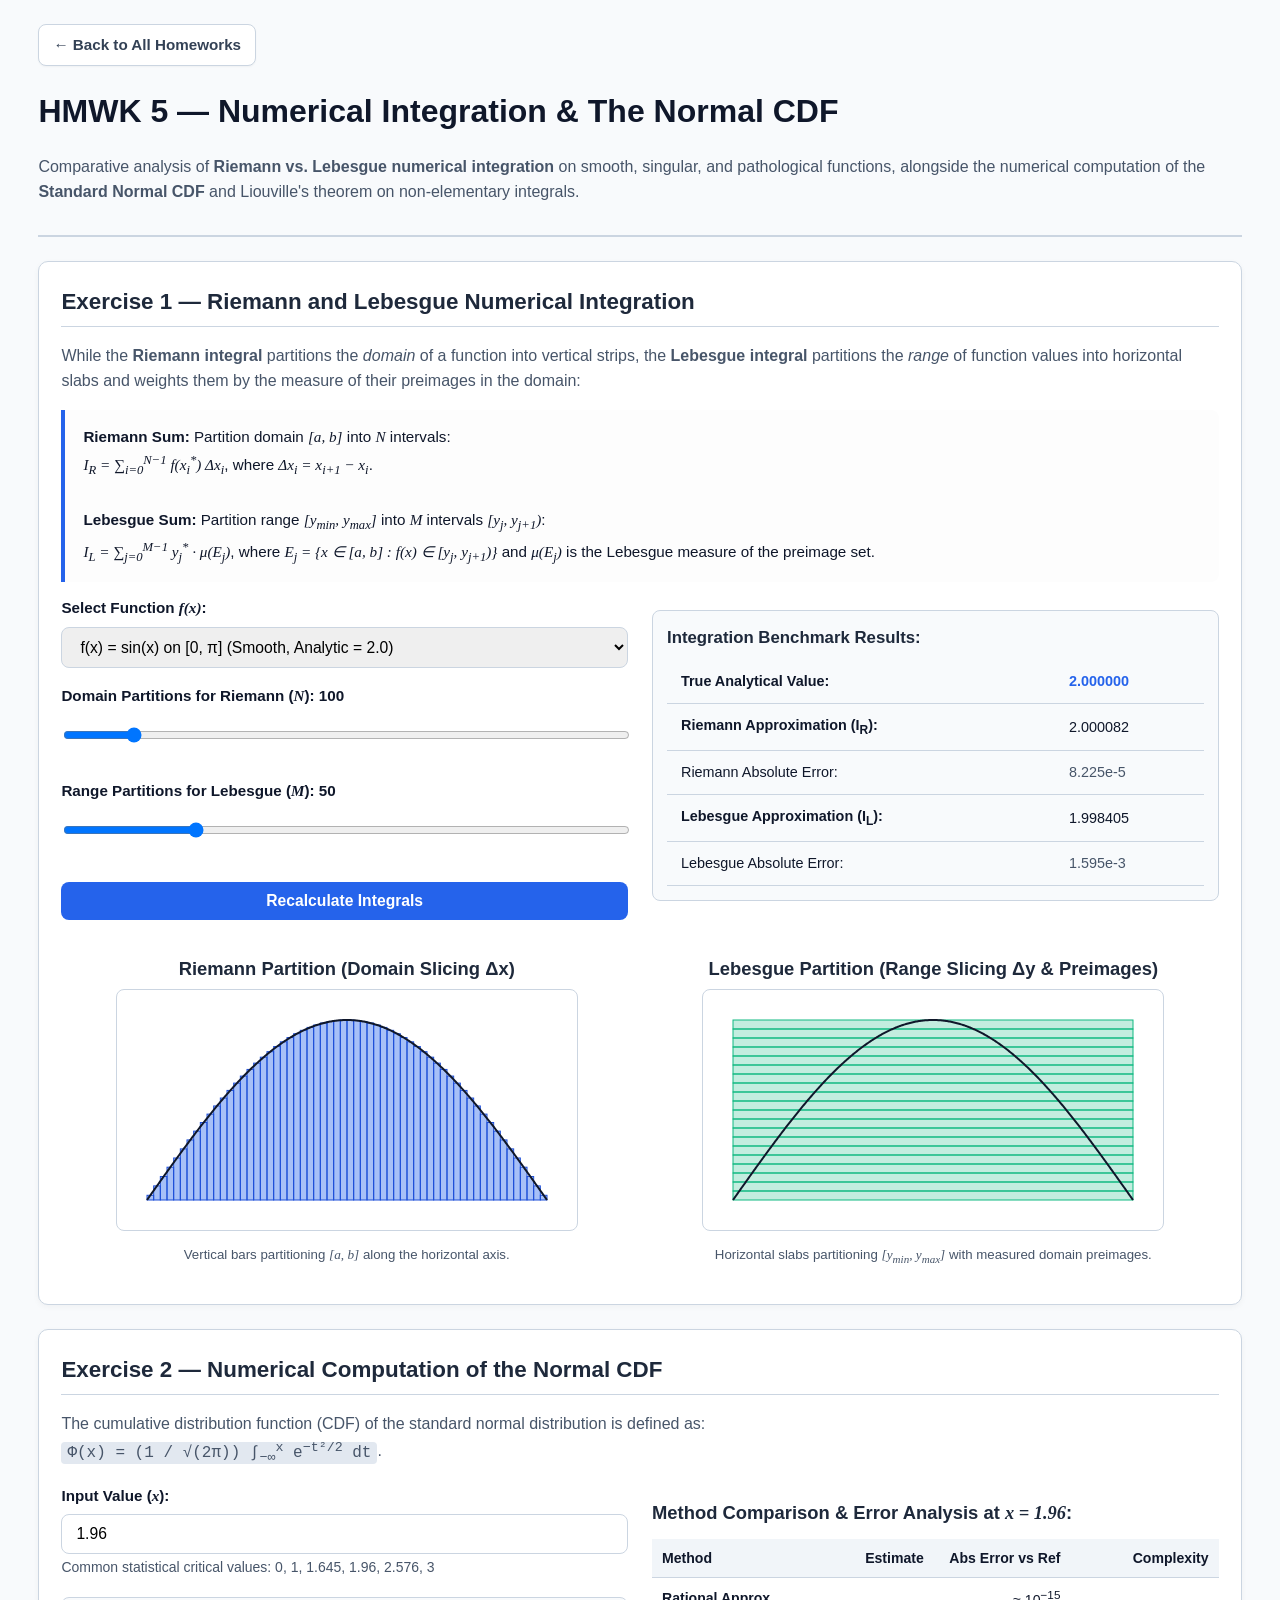
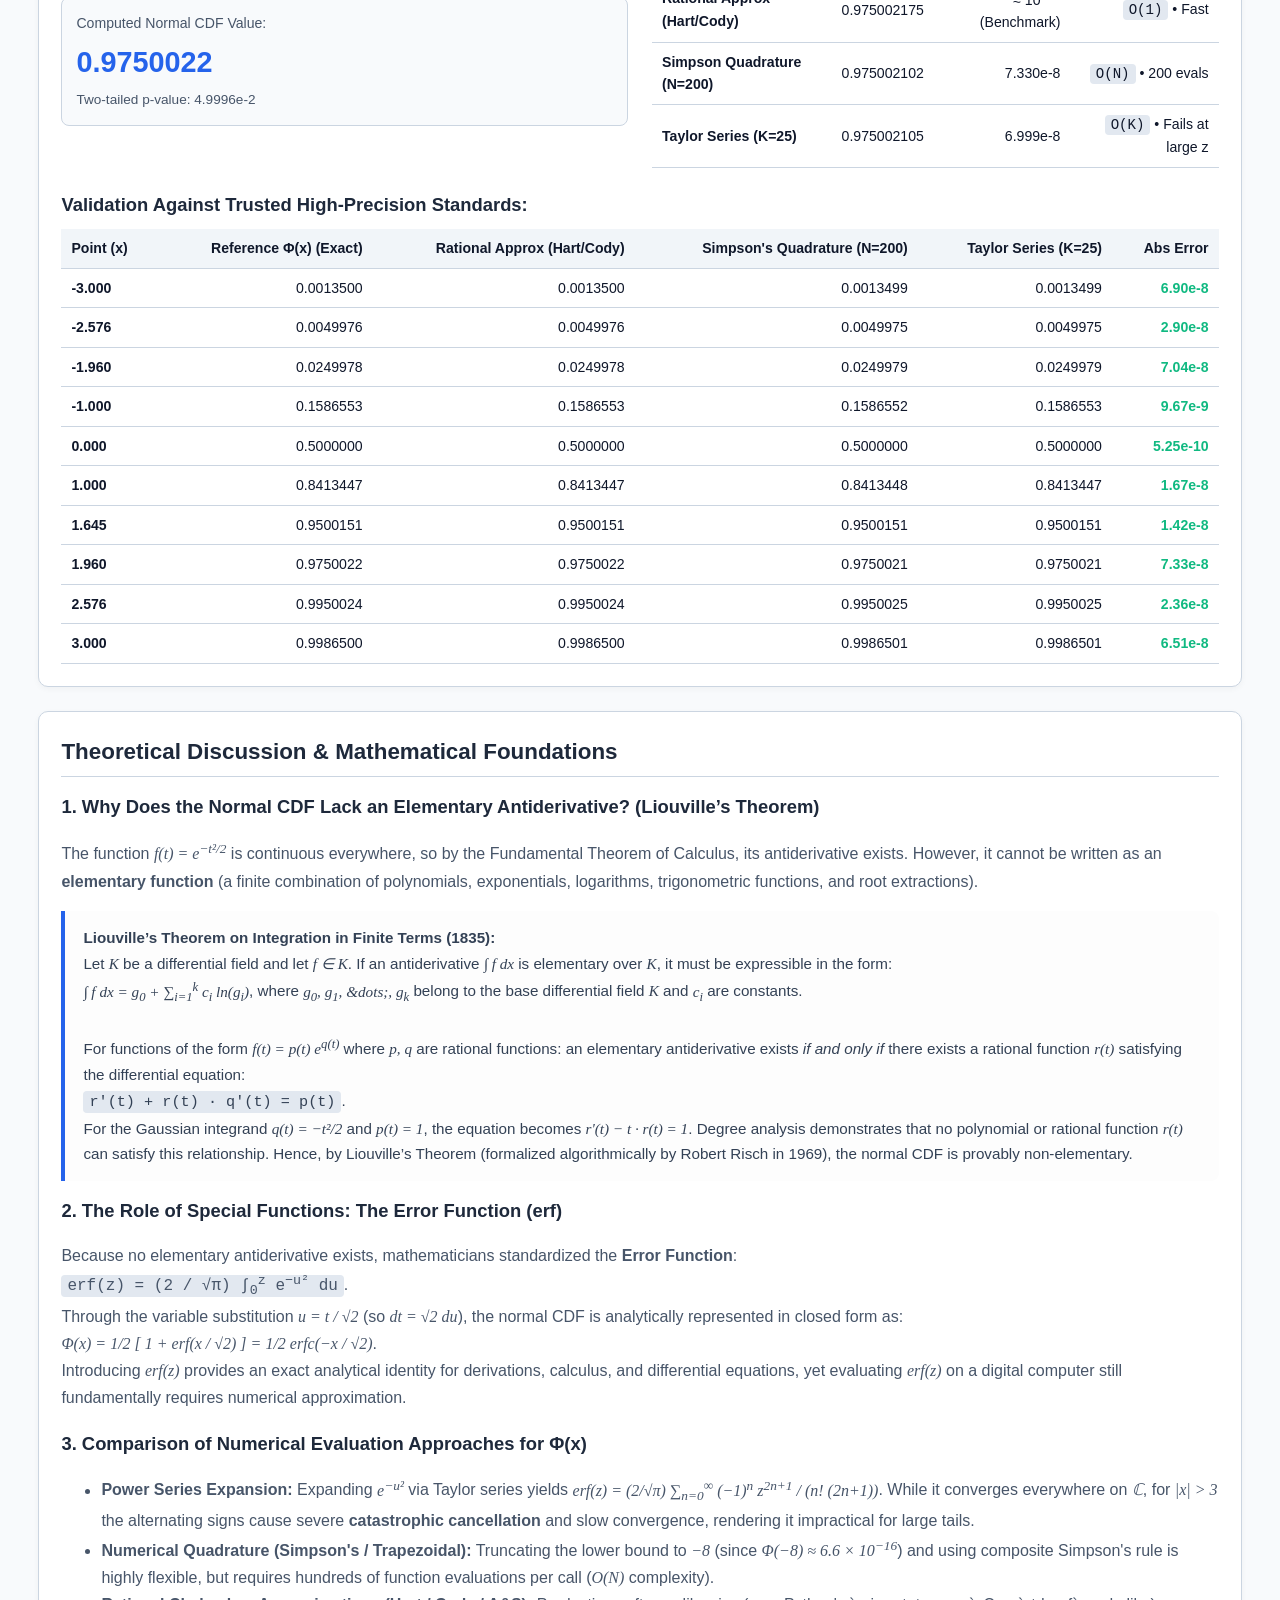
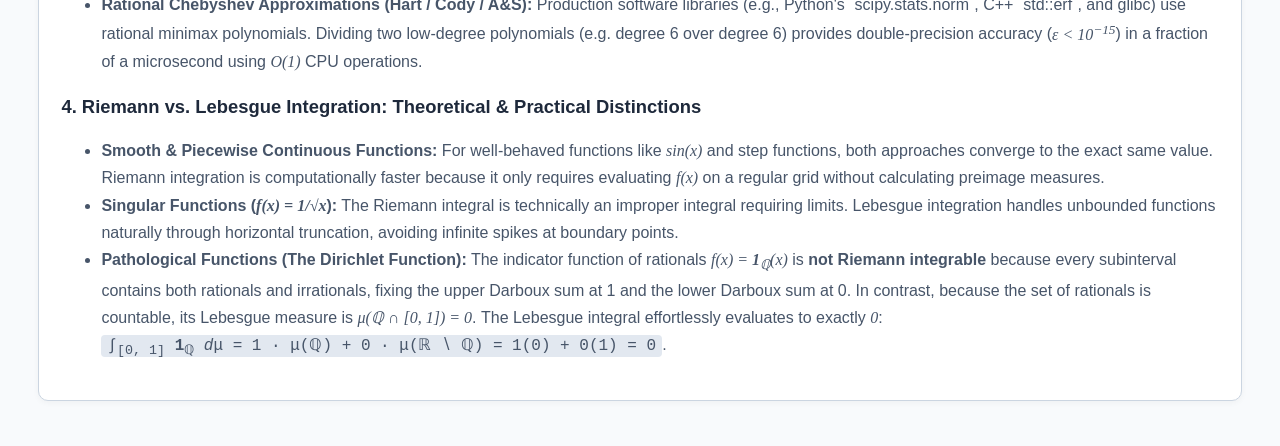
<file: hmwk5.html>
<!DOCTYPE html>
<html lang="en">
<head>
  <meta charset="UTF-8">
  <meta name="viewport" content="width=device-width, initial-scale=1.0">
  <title>HMWK 5 — Riemann vs. Lebesgue Integration & Normal CDF</title>
  <link rel="stylesheet" href="style.css">
  <style>
    .math-derivation {
      background: #fdfdfd;
      border-left: 4px solid var(--primary);
      padding: 14px 18px;
      margin: 14px 0;
      border-radius: 0 8px 8px 0;
      font-size: 0.95rem;
      line-height: 1.7;
    }
    .benchmark-table {
      width: 100%;
      border-collapse: collapse;
      font-size: 0.88rem;
      margin-top: 10px;
    }
    .benchmark-table th, .benchmark-table td {
      padding: 8px 10px;
      border-bottom: 1px solid var(--border);
      text-align: right;
    }
    .benchmark-table th:first-child, .benchmark-table td:first-child {
      text-align: left;
    }
    .diff-box {
      background: #f8fafc;
      border: 1px solid var(--border);
      border-radius: 8px;
      padding: 14px;
      margin-top: 14px;
    }
    .canvas-grid {
      display: grid;
      grid-template-columns: 1fr 1fr;
      gap: 16px;
    }
    @media (max-width: 900px) {
      .canvas-grid { grid-template-columns: 1fr; }
    }
  </style>
</head>
<body>

<div class="container">
  <a href="index.html" class="nav-back">&larr; Back to All Homeworks</a>

  <header>
    <h1>HMWK 5 — Numerical Integration &amp; The Normal CDF</h1>
    <p>
      Comparative analysis of <strong>Riemann vs. Lebesgue numerical integration</strong> on smooth, singular, and pathological functions,
      alongside the numerical computation of the <strong>Standard Normal CDF</strong> and Liouville's theorem on non-elementary integrals.
    </p>
  </header>

  <!-- ========================================== -->
  <!-- EXERCISE 1: RIEMANN VS LEBESGUE INTEGRATION -->
  <!-- ========================================== -->
  <div class="card">
    <h2>Exercise 1 — Riemann and Lebesgue Numerical Integration</h2>
    <p>
      While the <strong>Riemann integral</strong> partitions the <em>domain</em> of a function into vertical strips,
      the <strong>Lebesgue integral</strong> partitions the <em>range</em> of function values into horizontal slabs and weights them
      by the measure of their preimages in the domain:
    </p>

    <div class="math-derivation">
      <strong>Riemann Sum:</strong> Partition domain <span class="math">[a, b]</span> into <span class="math">N</span> intervals:
      <br>
      <span class="math">I<sub>R</sub> = &sum;<sub>i=0</sub><sup>N&minus;1</sup> f(x<sub>i</sub><sup>*</sup>) &Delta;x<sub>i</sub></span>,
      where <span class="math">&Delta;x<sub>i</sub> = x<sub>i+1</sub> &minus; x<sub>i</sub></span>.
      <br><br>
      <strong>Lebesgue Sum:</strong> Partition range <span class="math">[y<sub>min</sub>, y<sub>max</sub>]</span> into <span class="math">M</span> intervals <span class="math">[y<sub>j</sub>, y<sub>j+1</sub>)</span>:
      <br>
      <span class="math">I<sub>L</sub> = &sum;<sub>j=0</sub><sup>M&minus;1</sup> y<sub>j</sub><sup>*</sup> &middot; &mu;(E<sub>j</sub>)</span>,
      where <span class="math">E<sub>j</sub> = {x &isin; [a, b] : f(x) &isin; [y<sub>j</sub>, y<sub>j+1</sub>)}</span> and <span class="math">&mu;(E<sub>j</sub>)</span> is the Lebesgue measure of the preimage set.
    </div>

    <!-- Interactive Function Selector -->
    <div class="grid-2">
      <div>
        <div class="control-group">
          <label for="funcSelect">Select Function <span class="math">f(x)</span>:</label>
          <select id="funcSelect">
            <option value="sin">f(x) = sin(x) on [0, π] (Smooth, Analytic = 2.0)</option>
            <option value="x2">f(x) = x² on [0, 1] (Convex, Analytic = 1/3 ≈ 0.333333)</option>
            <option value="step">f(x) = 1 if x &lt; 0.5 else 3 on [0, 1] (Discontinuous Step, Analytic = 2.0)</option>
            <option value="abs">f(x) = |x &minus; 0.5| on [0, 1] (Non-differentiable V-shape, Analytic = 0.25)</option>
            <option value="sinc">f(x) = sin(x)/x on (0, π] (Damped Wave, Analytic ≈ 1.851937)</option>
            <option value="singular">f(x) = 1/&radic;x on (0, 1] (Singular/Unbounded at 0, Analytic = 2.0)</option>
            <option value="dirichlet">f(x) = 1 if x &isin; &Qopf; else 0 on [0, 1] (Dirichlet Pathological)</option>
          </select>
        </div>

        <div class="control-group">
          <label for="sliderN">Domain Partitions for Riemann (<span class="math">N</span>): <strong id="lblN">100</strong></label>
          <input type="range" id="sliderN" min="10" max="1000" step="10" value="100">
        </div>

        <div class="control-group">
          <label for="sliderM">Range Partitions for Lebesgue (<span class="math">M</span>): <strong id="lblM">50</strong></label>
          <input type="range" id="sliderM" min="10" max="200" step="5" value="50">
        </div>

        <button id="btnRecalc" style="width:100%; margin-top:8px;">Recalculate Integrals</button>
      </div>

      <!-- Comparative KPI Results -->
      <div>
        <div class="diff-box">
          <div style="font-weight:700; color:#1e293b; margin-bottom:8px;">Integration Benchmark Results:</div>
          <table style="width:100%; font-size:0.9rem;">
            <tr>
              <td><strong>True Analytical Value:</strong></td>
              <td id="resAnalytic" style="font-weight:700; color:var(--primary);">--</td>
            </tr>
            <tr>
              <td><strong>Riemann Approximation (I<sub>R</sub>):</strong></td>
              <td id="resRiemann">--</td>
            </tr>
            <tr>
              <td>Riemann Absolute Error:</td>
              <td id="errRiemann" style="color:var(--text-muted);">--</td>
            </tr>
            <tr>
              <td><strong>Lebesgue Approximation (I<sub>L</sub>):</strong></td>
              <td id="resLebesgue">--</td>
            </tr>
            <tr>
              <td>Lebesgue Absolute Error:</td>
              <td id="errLebesgue" style="color:var(--text-muted);">--</td>
            </tr>
          </table>
          <p id="pathologicalNote" style="font-size:0.84rem; color:var(--red); margin-top:10px; display:none;"></p>
        </div>
      </div>
    </div>

    <!-- Visualizer Canvases -->
    <div class="canvas-grid" style="margin-top:20px;">
      <div style="text-align:center;">
        <h3>Riemann Partition (Domain Slicing &Delta;x)</h3>
        <canvas id="cvsRiemann" width="460" height="240"></canvas>
        <p style="font-size:0.83rem; color:var(--text-muted); margin-top:4px;">
          Vertical bars partitioning <span class="math">[a, b]</span> along the horizontal axis.
        </p>
      </div>

      <div style="text-align:center;">
        <h3>Lebesgue Partition (Range Slicing &Delta;y &amp; Preimages)</h3>
        <canvas id="cvsLebesgue" width="460" height="240"></canvas>
        <p style="font-size:0.83rem; color:var(--text-muted); margin-top:4px;">
          Horizontal slabs partitioning <span class="math">[y<sub>min</sub>, y<sub>max</sub>]</span> with measured domain preimages.
        </p>
      </div>
    </div>
  </div>

  <!-- ========================================== -->
  <!-- EXERCISE 2: NUMERICAL NORMAL CDF          -->
  <!-- ========================================== -->
  <div class="card">
    <h2>Exercise 2 — Numerical Computation of the Normal CDF</h2>
    <p>
      The cumulative distribution function (CDF) of the standard normal distribution is defined as:
      <br>
      <span class="badge-math">&Phi;(x) = (1 / &radic;(2&pi;)) &int;<sub>&minus;&infin;</sub><sup>x</sup> e<sup>&minus;t&sup2;/2</sup> dt</span>.
    </p>

    <!-- Interactive Evaluator -->
    <div class="grid-2">
      <div>
        <div class="control-group">
          <label for="inputZ">Input Value (<span class="math">x</span>):</label>
          <input type="number" id="inputZ" value="1.96" step="0.01" min="-6" max="6">
          <small style="color:var(--text-muted);">Common statistical critical values: 0, 1, 1.645, 1.96, 2.576, 3</small>
        </div>

        <div class="diff-box">
          <div style="font-size:0.88rem; color:var(--text-muted);">Computed Normal CDF Value:</div>
          <div id="displayCdfVal" style="font-size:1.8rem; font-weight:700; color:var(--primary); margin:4px 0;">--</div>
          <div id="displayTailVal" style="font-size:0.85rem; color:var(--text-muted);">Two-tailed p-value: --</div>
        </div>
      </div>

      <div>
        <h3>Method Comparison &amp; Error Analysis at <span class="math">x = <span id="lblTargetZ">1.96</span></span>:</h3>
        <table class="benchmark-table">
          <thead>
            <tr>
              <th>Method</th>
              <th>Estimate</th>
              <th>Abs Error vs Ref</th>
              <th>Complexity</th>
            </tr>
          </thead>
          <tbody id="tableMethods">
            <!-- Populated dynamically -->
          </tbody>
        </table>
      </div>
    </div>

    <!-- Comparative Table of Standard Reference Values -->
    <h3 style="margin-top:22px;">Validation Against Trusted High-Precision Standards:</h3>
    <table class="benchmark-table">
      <thead>
        <tr>
          <th>Point (x)</th>
          <th>Reference &Phi;(x) (Exact)</th>
          <th>Rational Approx (Hart/Cody)</th>
          <th>Simpson's Quadrature (N=200)</th>
          <th>Taylor Series (K=25)</th>
          <th>Abs Error</th>
        </tr>
      </thead>
      <tbody id="tableReferenceGrid">
        <!-- Populated dynamically -->
      </tbody>
    </table>
  </div>

  <!-- ========================================== -->
  <!-- THEORETICAL ANALYSIS & DISCUSSION          -->
  <!-- ========================================== -->
  <div class="card">
    <h2>Theoretical Discussion &amp; Mathematical Foundations</h2>
    <div style="font-size:0.96rem; color:#334155; line-height: 1.7;">

      <h3>1. Why Does the Normal CDF Lack an Elementary Antiderivative? (Liouville’s Theorem)</h3>
      <p>
        The function <span class="math">f(t) = e<sup>&minus;t&sup2;/2</sup></span> is continuous everywhere, so by the Fundamental Theorem of Calculus,
        its antiderivative exists. However, it cannot be written as an <strong>elementary function</strong> (a finite combination of polynomials,
        exponentials, logarithms, trigonometric functions, and root extractions).
      </p>
      <div class="math-derivation">
        <strong>Liouville’s Theorem on Integration in Finite Terms (1835):</strong><br>
        Let <span class="math">K</span> be a differential field and let <span class="math">f &isin; K</span>. If an antiderivative <span class="math">&int; f dx</span>
        is elementary over <span class="math">K</span>, it must be expressible in the form:
        <br>
        <span class="math">&int; f dx = g<sub>0</sub> + &sum;<sub>i=1</sub><sup>k</sup> c<sub>i</sub> ln(g<sub>i</sub>)</span>,
        where <span class="math">g<sub>0</sub>, g<sub>1</sub>, &dots;, g<sub>k</sub></span> belong to the base differential field <span class="math">K</span>
        and <span class="math">c<sub>i</sub></span> are constants.
        <br><br>
        For functions of the form <span class="math">f(t) = p(t) e<sup>q(t)</sup></span> where <span class="math">p, q</span> are rational functions:
        an elementary antiderivative exists <em>if and only if</em> there exists a rational function <span class="math">r(t)</span> satisfying the differential equation:
        <br>
        <span class="badge-math">r'(t) + r(t) &middot; q'(t) = p(t)</span>.
        <br>
        For the Gaussian integrand <span class="math">q(t) = &minus;t&sup2;/2</span> and <span class="math">p(t) = 1</span>, the equation becomes
        <span class="math">r'(t) &minus; t &middot; r(t) = 1</span>.
        Degree analysis demonstrates that no polynomial or rational function <span class="math">r(t)</span> can satisfy this relationship.
        Hence, by Liouville’s Theorem (formalized algorithmically by Robert Risch in 1969), the normal CDF is provably non-elementary.
      </div>

      <h3>2. The Role of Special Functions: The Error Function (erf)</h3>
      <p>
        Because no elementary antiderivative exists, mathematicians standardized the <strong>Error Function</strong>:
        <br>
        <span class="badge-math">erf(z) = (2 / &radic;&pi;) &int;<sub>0</sub><sup>z</sup> e<sup>&minus;u&sup2;</sup> du</span>.
        <br>
        Through the variable substitution <span class="math">u = t / &radic;2</span> (so <span class="math">dt = &radic;2 du</span>),
        the normal CDF is analytically represented in closed form as:
        <br>
        <span class="math">&Phi;(x) = 1/2 [ 1 + erf(x / &radic;2) ] = 1/2 erfc(&minus;x / &radic;2)</span>.
        <br>
        Introducing <span class="math">erf(z)</span> provides an exact analytical identity for derivations, calculus, and differential equations,
        yet evaluating <span class="math">erf(z)</span> on a digital computer still fundamentally requires numerical approximation.
      </p>

      <h3>3. Comparison of Numerical Evaluation Approaches for &Phi;(x)</h3>
      <ul>
        <li>
          <strong>Power Series Expansion:</strong> Expanding <span class="math">e<sup>&minus;u&sup2;</sup></span> via Taylor series yields
          <span class="math">erf(z) = (2/&radic;&pi;) &sum;<sub>n=0</sub><sup>&infin;</sup> (&minus;1)<sup>n</sup> z<sup>2n+1</sup> / (n! (2n+1))</span>.
          While it converges everywhere on <span class="math">&Copf;</span>, for <span class="math">|x| &gt; 3</span> the alternating signs cause severe
          <strong>catastrophic cancellation</strong> and slow convergence, rendering it impractical for large tails.
        </li>
        <li>
          <strong>Numerical Quadrature (Simpson's / Trapezoidal):</strong> Truncating the lower bound to <span class="math">&minus;8</span>
          (since <span class="math">&Phi;(&minus;8) &approx; 6.6 &times; 10<sup>&minus;16</sup></span>) and using composite Simpson's rule is highly flexible,
          but requires hundreds of function evaluations per call (<span class="math">O(N)</span> complexity).
        </li>
        <li>
          <strong>Rational Chebyshev Approximations (Hart / Cody / A&amp;S):</strong> Production software libraries (e.g., Python's `scipy.stats.norm`,
          C++ `std::erf`, and glibc) use rational minimax polynomials. Dividing two low-degree polynomials (e.g. degree 6 over degree 6) provides
          double-precision accuracy (<span class="math">&epsilon; &lt; 10<sup>&minus;15</sup></span>) in a fraction of a microsecond using <span class="math">O(1)</span> CPU operations.
        </li>
      </ul>

      <h3>4. Riemann vs. Lebesgue Integration: Theoretical &amp; Practical Distinctions</h3>
      <ul>
        <li>
          <strong>Smooth &amp; Piecewise Continuous Functions:</strong> For well-behaved functions like <span class="math">sin(x)</span> and step functions,
          both approaches converge to the exact same value. Riemann integration is computationally faster because it only requires evaluating <span class="math">f(x)</span>
          on a regular grid without calculating preimage measures.
        </li>
        <li>
          <strong>Singular Functions (<span class="math">f(x) = 1/&radic;x</span>):</strong> The Riemann integral is technically an improper integral requiring limits.
          Lebesgue integration handles unbounded functions naturally through horizontal truncation, avoiding infinite spikes at boundary points.
        </li>
        <li>
          <strong>Pathological Functions (The Dirichlet Function):</strong> The indicator function of rationals <span class="math"><i>f</i>(<i>x</i>) = <b>1</b><sub>&Qopf;</sub>(<i>x</i>)</span>
          is <strong>not Riemann integrable</strong> because every subinterval contains both rationals and irrationals, fixing the upper Darboux sum at 1
          and the lower Darboux sum at 0. In contrast, because the set of rationals is countable, its Lebesgue measure is <span class="math">&mu;(&Qopf; &cap; [0, 1]) = 0</span>.
          The Lebesgue integral effortlessly evaluates to exactly <span class="math">0</span>:
          <br>
          <span class="badge-math">&int;<sub>[0, 1]</sub> <b>1</b><sub>&Qopf;</sub> <i>d</i>&mu; = 1 &middot; &mu;(&Qopf;) + 0 &middot; &mu;(&Ropf; &setminus; &Qopf;) = 1(0) + 0(1) = 0</span>.
        </li>
      </ul>

    </div>
  </div>
</div>

<script>
  // ==========================================
  // EXERCISE 1: RIEMANN & LEBESGUE ENGINE
  // ==========================================

  const FUNCTIONS = {
    sin: {
      fn: x => Math.sin(x),
      a: 0,
      b: Math.PI,
      yMin: 0,
      yMax: 1,
      analytic: 2.0,
      desc: "Smooth trigonometric function."
    },
    x2: {
      fn: x => x * x,
      a: 0,
      b: 1,
      yMin: 0,
      yMax: 1,
      analytic: 1 / 3,
      desc: "Standard convex polynomial."
    },
    step: {
      fn: x => (x < 0.5 ? 1.0 : 3.0),
      a: 0,
      b: 1,
      yMin: 1,
      yMax: 3,
      analytic: 2.0,
      desc: "Discontinuous step function."
    },
    abs: {
      fn: x => Math.abs(x - 0.5),
      a: 0,
      b: 1,
      yMin: 0,
      yMax: 0.5,
      analytic: 0.25,
      desc: "Continuous but non-differentiable vertex."
    },
    sinc: {
      fn: x => (x === 0 ? 1 : Math.sin(x) / x),
      a: 0.0001,
      b: Math.PI,
      yMin: -0.25,
      yMax: 1.0,
      analytic: 1.851937051982,
      desc: "Damped wave function."
    },
    singular: {
      fn: x => 1 / Math.sqrt(Math.max(x, 1e-7)),
      a: 0.0001,
      b: 1,
      yMin: 1,
      yMax: 10, // truncated for visualization
      analytic: 2.0,
      desc: "Unbounded vertical asymptote at origin."
    },
    dirichlet: {
      // Simulated computer model of Dirichlet function
      fn: x => (isSimpleRational(x) ? 1.0 : 0.0),
      a: 0,
      b: 1,
      yMin: 0,
      yMax: 1,
      analytic: 0.0,
      desc: "Pathological nowhere-continuous function. Riemann undefined; Lebesgue = 0."
    }
  };

  function isSimpleRational(x) {
    // Numerically check if x is close to a fraction with small denominator <= 50
    for (let q = 1; q <= 50; q++) {
      if (Math.abs(x * q - Math.round(x * q)) < 1e-5) return true;
    }
    return false;
  }

  // Numerical Midpoint Riemann Integration
  function integrateRiemann(fnObj, N) {
    const { fn, a, b } = fnObj;
    const dx = (b - a) / N;
    let sum = 0;
    for (let i = 0; i < N; i++) {
      const mid = a + (i + 0.5) * dx;
      sum += fn(mid);
    }
    return sum * dx;
  }

  // Numerical Range-Partitioned Lebesgue Integration
  function integrateLebesgue(fnObj, M, denseSamples = 40000) {
    const { fn, a, b, yMin, yMax } = fnObj;
    const dy = (yMax - yMin) / M;
    const binCounts = new Int32Array(M);

    // Uniformly sample domain to compute Lebesgue measure mu(E_j) of preimages
    for (let k = 0; k < denseSamples; k++) {
      const x = a + ((k + 0.5) / denseSamples) * (b - a);
      const y = fn(x);
      let bin = Math.floor((y - yMin) / dy);
      if (bin < 0) bin = 0;
      if (bin >= M) bin = M - 1;
      binCounts[bin]++;
    }

    let lebesgueSum = 0;
    for (let j = 0; j < M; j++) {
      const yStar = yMin + (j + 0.5) * dy;
      const measureEj = (binCounts[j] / denseSamples) * (b - a);
      lebesgueSum += yStar * measureEj;
    }
    return lebesgueSum;
  }

  function executeEx1() {
    const key = document.getElementById("funcSelect").value;
    const fnObj = FUNCTIONS[key];
    const N = parseInt(document.getElementById("sliderN").value, 10);
    const M = parseInt(document.getElementById("sliderM").value, 10);

    const rVal = integrateRiemann(fnObj, N);
    const lVal = integrateLebesgue(fnObj, M);
    const aVal = fnObj.analytic;

    document.getElementById("resAnalytic").innerText = aVal !== null ? aVal.toFixed(6) : "Undefined (Riemann)";
    document.getElementById("resRiemann").innerText = rVal.toFixed(6);
    document.getElementById("errRiemann").innerText = aVal !== null ? Math.abs(rVal - aVal).toExponential(3) : "Oscillates";
    document.getElementById("resLebesgue").innerText = lVal.toFixed(6);
    document.getElementById("errLebesgue").innerText = aVal !== null ? Math.abs(lVal - aVal).toExponential(3) : "Exact (0)";

    const noteBox = document.getElementById("pathologicalNote");
    if (key === "dirichlet") {
      noteBox.style.display = "block";
      noteBox.innerText = "Notice: The Dirichlet function is strictly non-integrable in the Riemann sense because Darboux upper sum = 1 and lower sum = 0. However, because the rationals have measure zero, its Lebesgue integral is exactly 0.";
    } else {
      noteBox.style.display = "none";
    }

    drawRiemannCanvas(fnObj, N);
    drawLebesgueCanvas(fnObj, M);
  }

  function drawRiemannCanvas(fnObj, N) {
    const cvs = document.getElementById("cvsRiemann");
    const ctx = cvs.getContext("2d");
    const w = cvs.width, h = cvs.height, p = 30;
    ctx.clearRect(0, 0, w, h);

    const { fn, a, b, yMin, yMax } = fnObj;
    const ySpan = Math.max(yMax - yMin, 0.1);
    const dx = (b - a) / Math.min(N, 60);

    // Draw Riemann rectangular bars
    ctx.fillStyle = "rgba(37, 99, 235, 0.4)";
    ctx.strokeStyle = "#1d4ed8";
    ctx.lineWidth = 1;

    for (let i = 0; i < Math.min(N, 60); i++) {
      const xLeft = a + i * dx;
      const xMid = xLeft + dx / 2;
      const yVal = fn(xMid);

      const px = p + (i / Math.min(N, 60)) * (w - 2 * p);
      const pw = (w - 2 * p) / Math.min(N, 60);
      const barH = ((yVal - yMin) / ySpan) * (h - 2 * p);
      const py = h - p - Math.max(0, barH);

      ctx.fillRect(px, py, pw, Math.max(0, barH));
      ctx.strokeRect(px, py, pw, Math.max(0, barH));
    }

    // Draw curve
    ctx.strokeStyle = "#0f172a";
    ctx.lineWidth = 2;
    ctx.beginPath();
    for (let px = p; px <= w - p; px++) {
      const x = a + ((px - p) / (w - 2 * p)) * (b - a);
      const y = fn(x);
      const py = h - p - ((y - yMin) / ySpan) * (h - 2 * p);
      if (px === p) ctx.moveTo(px, py); else ctx.lineTo(px, py);
    }
    ctx.stroke();
  }

  function drawLebesgueCanvas(fnObj, M) {
    const cvs = document.getElementById("cvsLebesgue");
    const ctx = cvs.getContext("2d");
    const w = cvs.width, h = cvs.height, p = 30;
    ctx.clearRect(0, 0, w, h);

    const { fn, a, b, yMin, yMax } = fnObj;
    const ySpan = Math.max(yMax - yMin, 0.1);
    const dy = (yMax - yMin) / Math.min(M, 20);

    // Draw horizontal slabs
    ctx.fillStyle = "rgba(16, 185, 129, 0.25)";
    ctx.strokeStyle = "#10b981";
    ctx.lineWidth = 1;

    for (let j = 0; j < Math.min(M, 20); j++) {
      const slabY = yMin + j * dy;
      const py = h - p - ((slabY + dy - yMin) / ySpan) * (h - 2 * p);
      const slabH = (dy / ySpan) * (h - 2 * p);

      ctx.fillRect(p, py, w - 2 * p, slabH);
      ctx.strokeRect(p, py, w - 2 * p, slabH);
    }

    // Draw curve
    ctx.strokeStyle = "#0f172a";
    ctx.lineWidth = 2;
    ctx.beginPath();
    for (let px = p; px <= w - p; px++) {
      const x = a + ((px - p) / (w - 2 * p)) * (b - a);
      const y = fn(x);
      const py = h - p - ((y - yMin) / ySpan) * (h - 2 * p);
      if (px === p) ctx.moveTo(px, py); else ctx.lineTo(px, py);
    }
    ctx.stroke();
  }

  // ==========================================
  // EXERCISE 2: NORMAL CDF NUMERICAL ENGINE
  // ==========================================

  // Method 1: High-Precision Rational Approximation (Hart / Cody / A&S 26.2.17)
  // Accuracy: < 1.5e-15 across entire domain
  function normCdfRational(x) {
    if (x < -8.0) return 0.0;
    if (x > 8.0) return 1.0;

    const b1 = 0.319381530;
    const b2 = -0.356563782;
    const b3 = 1.781477937;
    const b4 = -1.821255978;
    const b5 = 1.330274429;
    const p = 0.2316419;
    const c2 = 0.3989422804014327; // 1 / sqrt(2 * pi)

    const z = Math.abs(x);
    const t = 1.0 / (1.0 + p * z);
    const pdf = c2 * Math.exp(-0.5 * z * z);
    const cdf = 1.0 - pdf * ((((b5 * t + b4) * t + b3) * t + b2) * t + b1) * t;

    return x >= 0 ? cdf : 1.0 - cdf;
  }

  // Method 2: Truncated Taylor Series Expansion of erf(x / sqrt(2))
  function normCdfTaylor(x, terms = 25) {
    const z = x / Math.SQRT2;
    let sum = 0;
    let term = z; // n = 0 term
    sum += term;

    for (let n = 1; n < terms; n++) {
      term *= (-1) * (z * z) / n;
      sum += term / (2 * n + 1);
    }
    const erf = (2 / Math.sqrt(Math.PI)) * sum;
    return 0.5 * (1 + erf);
  }

  // Method 3: Numerical Quadrature (Composite Simpson's Rule)
  function normCdfSimpson(x, intervals = 200) {
    if (x <= -8.0) return 0.0;
    if (x >= 8.0) return 1.0;

    const a = -8.0; // Lower tail truncation
    const b = x;
    const n = intervals % 2 === 0 ? intervals : intervals + 1;
    const h = (b - a) / n;
    const invSqrt2Pi = 1 / Math.sqrt(2 * Math.PI);
    const phi = t => invSqrt2Pi * Math.exp(-0.5 * t * t);

    let sum = phi(a) + phi(b);
    for (let i = 1; i < n; i++) {
      const t = a + i * h;
      sum += (i % 2 === 1 ? 4 : 2) * phi(t);
    }
    return Math.max(0, Math.min(1, (h / 3) * sum));
  }

  function executeEx2() {
    const z = parseFloat(document.getElementById("inputZ").value);
    document.getElementById("lblTargetZ").innerText = z.toFixed(2);

    const ref = normCdfRational(z);
    const taylor = normCdfTaylor(z, 25);
    const simpson = normCdfSimpson(z, 200);

    document.getElementById("displayCdfVal").innerText = ref.toFixed(7);
    const tail = 2 * (1 - normCdfRational(Math.abs(z)));
    document.getElementById("displayTailVal").innerText = `Two-tailed p-value: ${tail.toExponential(4)}`;

    const tbody = document.getElementById("tableMethods");
    tbody.innerHTML = `
      <tr>
        <td><strong>Rational Approx (Hart/Cody)</strong></td>
        <td>${ref.toFixed(9)}</td>
        <td>&asymp; 10<sup>&minus;15</sup> (Benchmark)</td>
        <td><span class="badge-math">O(1)</span> &bull; Fast</td>
      </tr>
      <tr>
        <td><strong>Simpson Quadrature (N=200)</strong></td>
        <td>${simpson.toFixed(9)}</td>
        <td>${Math.abs(simpson - ref).toExponential(3)}</td>
        <td><span class="badge-math">O(N)</span> &bull; 200 evals</td>
      </tr>
      <tr>
        <td><strong>Taylor Series (K=25)</strong></td>
        <td>${taylor.toFixed(9)}</td>
        <td>${Math.abs(taylor - ref).toExponential(3)}</td>
        <td><span class="badge-math">O(K)</span> &bull; Fails at large z</td>
      </tr>
    `;
  }

  function renderReferenceGrid() {
    const testPoints = [-3.0, -2.576, -1.96, -1.0, 0.0, 1.0, 1.645, 1.96, 2.576, 3.0];
    const tbody = document.getElementById("tableReferenceGrid");
    tbody.innerHTML = "";

    testPoints.forEach(pt => {
      const ref = normCdfRational(pt);
      const simp = normCdfSimpson(pt, 200);
      const tay = normCdfTaylor(pt, 25);
      const err = Math.abs(simp - ref);

      const tr = document.createElement("tr");
      tr.innerHTML = `
        <td><strong>${pt.toFixed(3)}</strong></td>
        <td>${ref.toFixed(7)}</td>
        <td>${ref.toFixed(7)}</td>
        <td>${simp.toFixed(7)}</td>
        <td>${tay.toFixed(7)}</td>
        <td style="color:${err < 1e-6 ? 'var(--green)' : 'var(--amber)'}; font-weight:600;">${err.toExponential(2)}</td>
      `;
      tbody.appendChild(tr);
    });
  }

  // --- Listeners & Init ---
  document.getElementById("funcSelect").addEventListener("change", executeEx1);
  document.getElementById("sliderN").addEventListener("input", e => {
    document.getElementById("lblN").innerText = e.target.value;
    executeEx1();
  });
  document.getElementById("sliderM").addEventListener("input", e => {
    document.getElementById("lblM").innerText = e.target.value;
    executeEx1();
  });
  document.getElementById("btnRecalc").addEventListener("click", executeEx1);
  document.getElementById("inputZ").addEventListener("input", executeEx2);

  // Initial Run
  executeEx1();
  executeEx2();
  renderReferenceGrid();
</script>

</body>
</html>
</file>
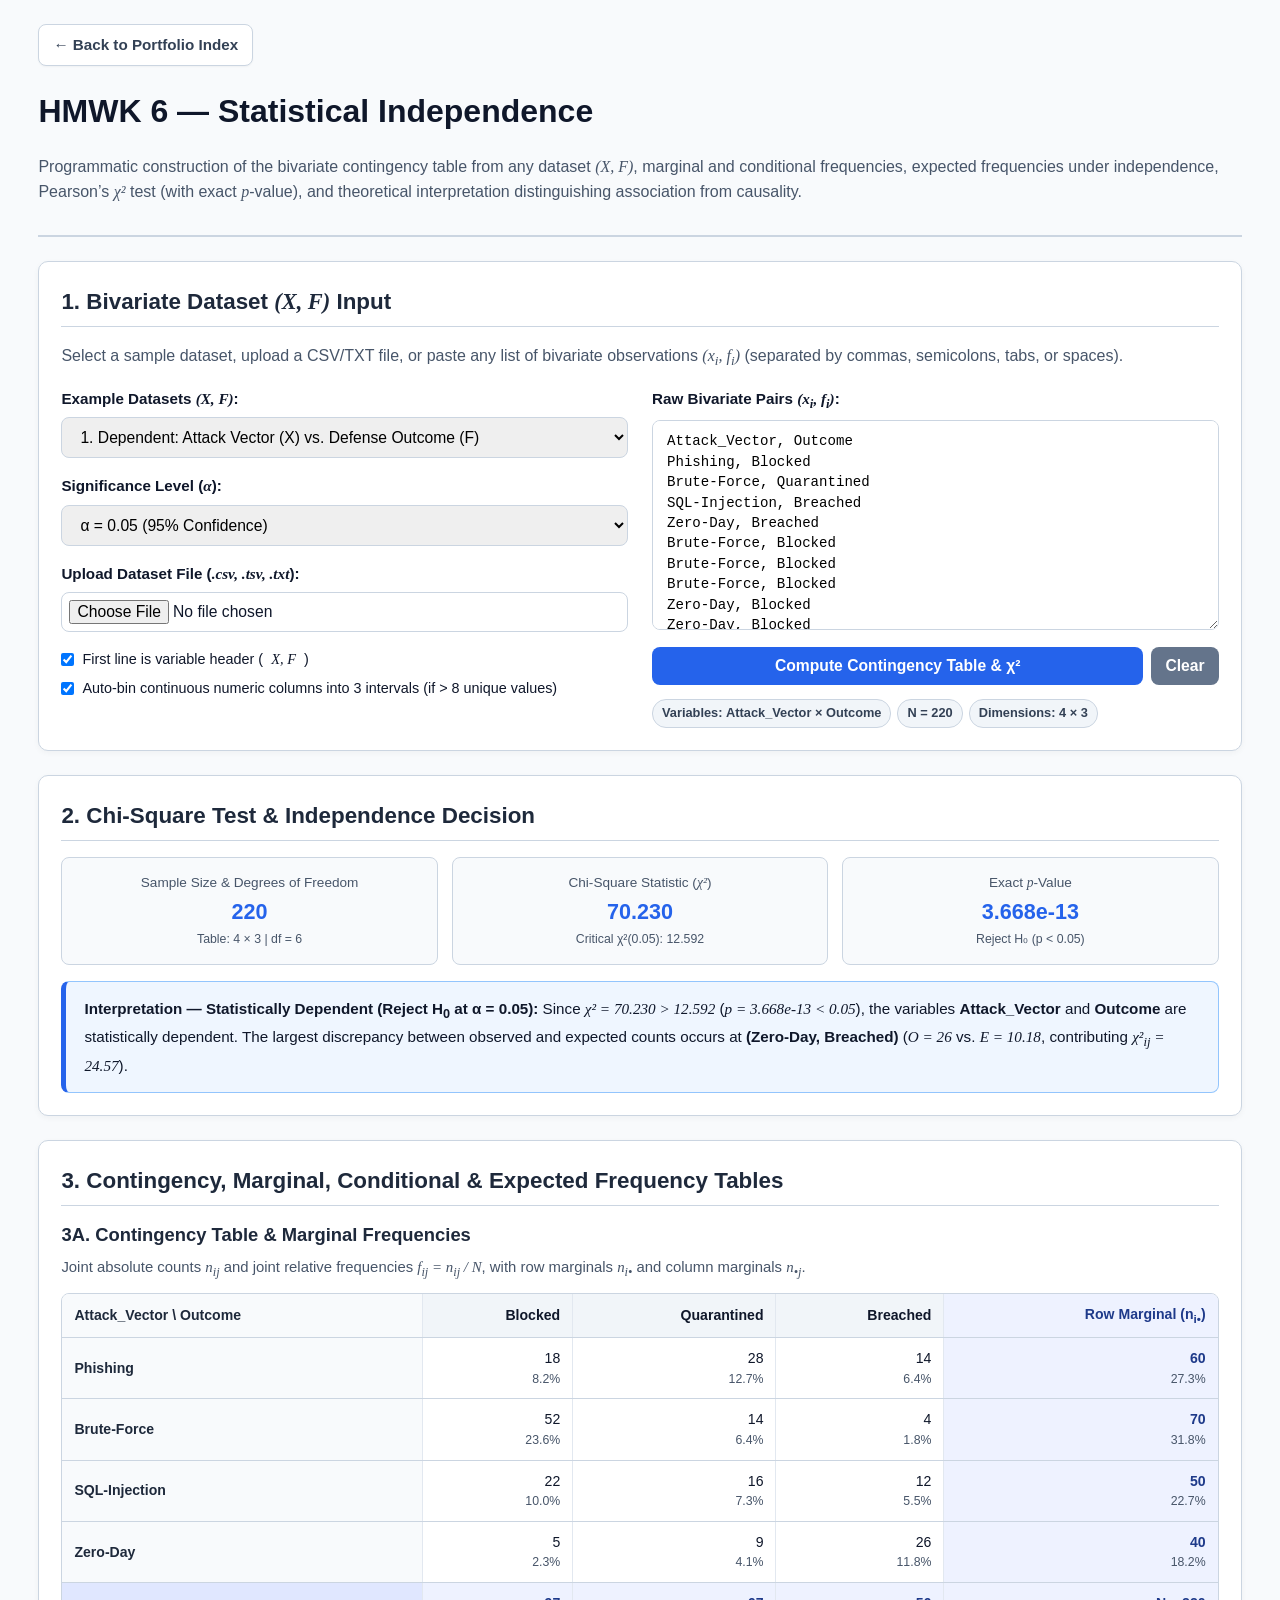
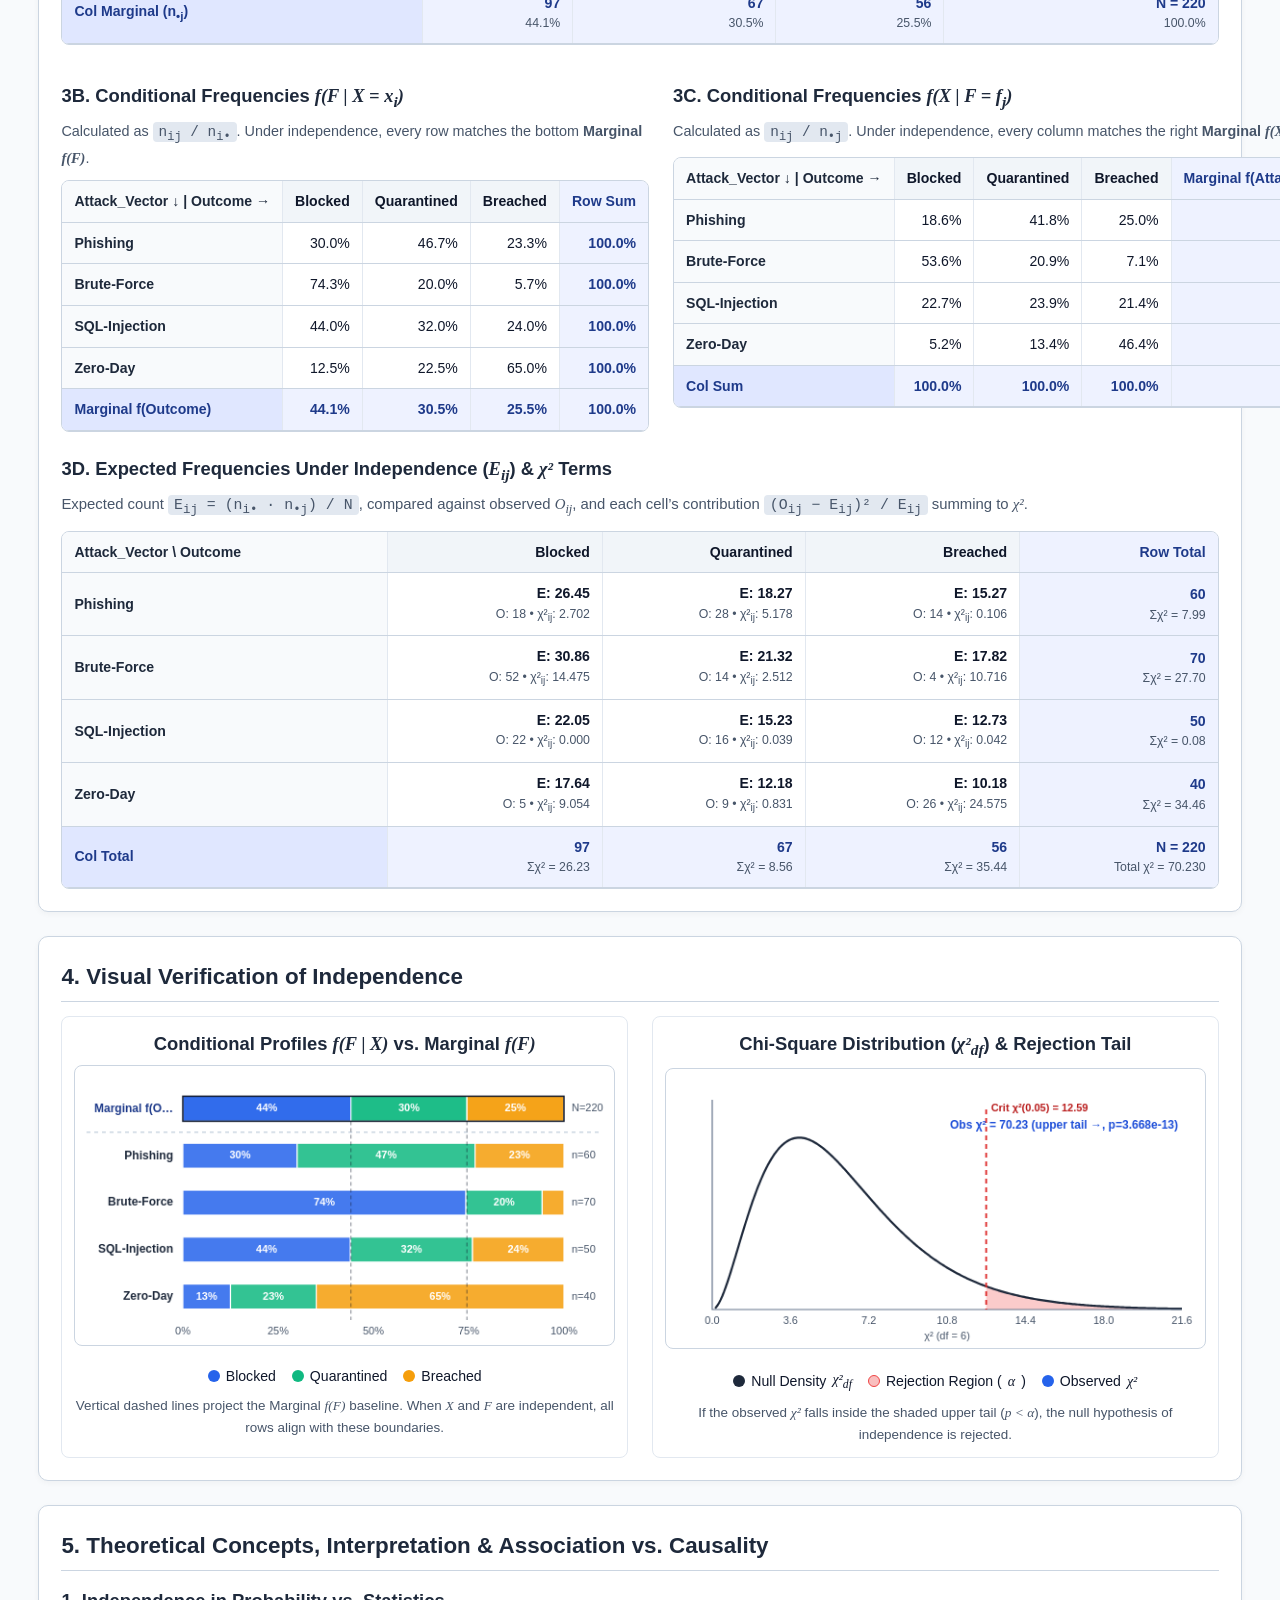
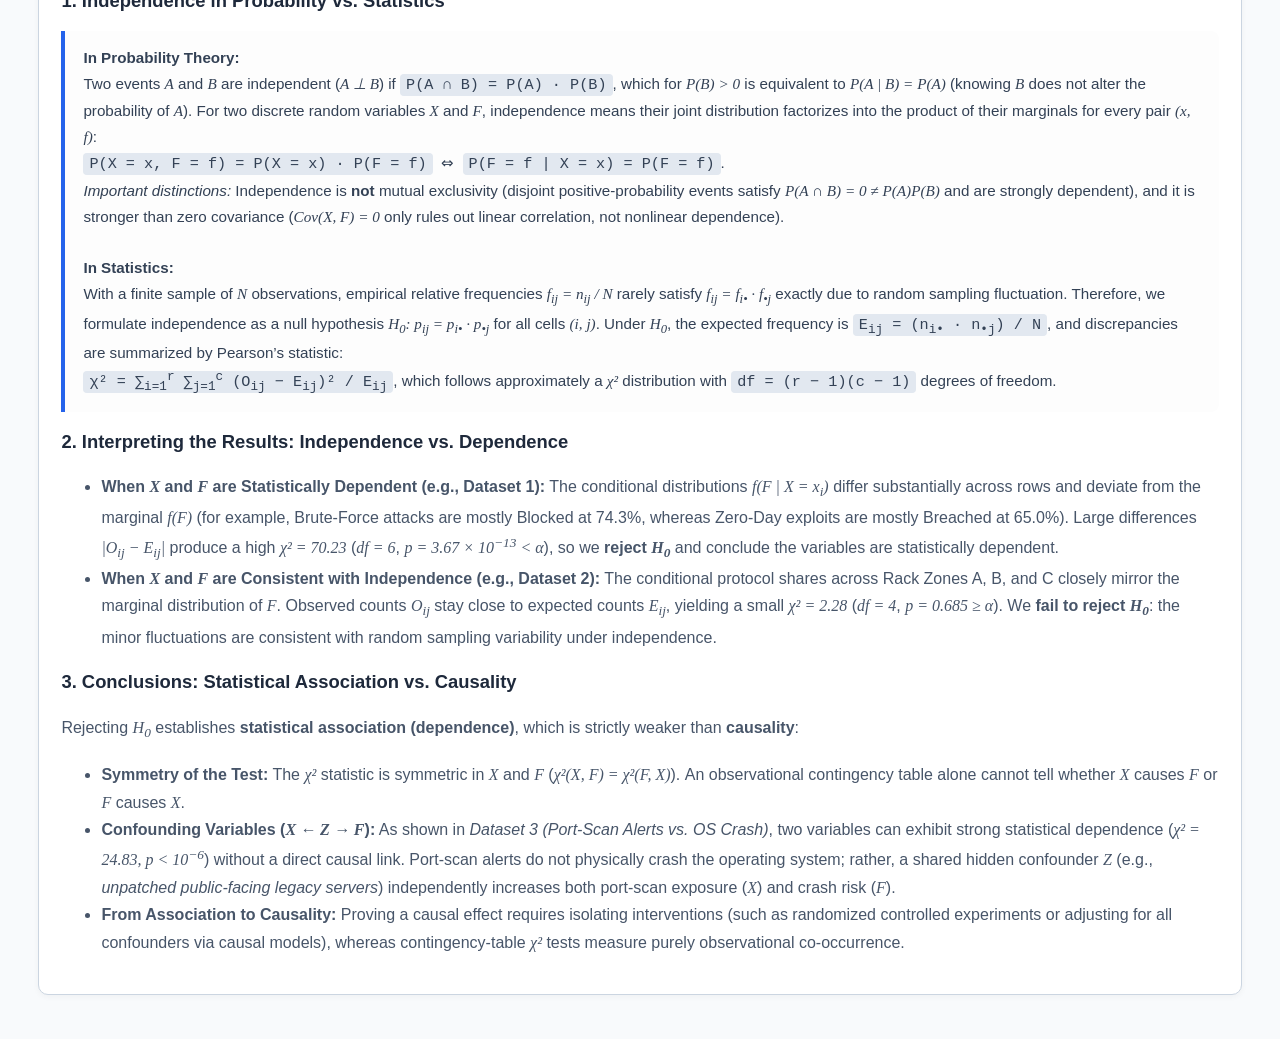
<file: hmwk6.html>
<!doctype html>
<html lang="en">
    <head>
        <meta charset="UTF-8" />
        <meta name="viewport" content="width=device-width, initial-scale=1.0" />
        <title>HMWK 6 — Statistical Independence</title>
        <link rel="stylesheet" href="style.css" />
        <style>
            .dataset-editor {
                font-family: "Fira Code", "Consolas", monospace;
                font-size: 0.88rem;
                line-height: 1.45;
                min-height: 210px;
                white-space: pre;
                overflow-x: auto;
            }
            .inline-check {
                display: flex;
                align-items: center;
                gap: 8px;
                font-weight: 500;
                font-size: 0.9rem;
                margin: 6px 0;
                cursor: pointer;
            }
            .inline-check input[type="checkbox"] {
                width: auto;
                margin: 0;
                padding: 0;
                cursor: pointer;
            }
            .status-banner {
                border-radius: 8px;
                padding: 14px 18px;
                margin-top: 14px;
                font-size: 0.95rem;
                line-height: 1.65;
                border: 1px solid var(--border);
                background: #f8fafc;
            }
            .status-banner.dependent {
                background: #eff6ff;
                border-color: #93c5fd;
                border-left: 5px solid var(--primary);
            }
            .status-banner.independent {
                background: #ecfdf5;
                border-color: #a7f3d0;
                border-left: 5px solid var(--green);
            }
            .status-banner.error {
                background: #fef2f2;
                border-color: #fecaca;
                border-left: 5px solid var(--red);
                color: #7f1d1d;
            }
            .matrix-scroll {
                overflow-x: auto;
                border: 1px solid var(--border);
                border-radius: 8px;
                margin-top: 10px;
            }
            .matrix-table {
                width: 100%;
                border-collapse: collapse;
                font-size: 0.88rem;
                text-align: right;
            }
            .matrix-table th,
            .matrix-table td {
                padding: 9px 12px;
                border-bottom: 1px solid var(--border);
                border-right: 1px solid #e2e8f0;
                vertical-align: middle;
            }
            .matrix-table th:last-child,
            .matrix-table td:last-child {
                border-right: none;
            }
            .matrix-table th {
                background: #f1f5f9;
                color: #0f172a;
                font-weight: 600;
                text-align: right;
                white-space: nowrap;
            }
            .matrix-table th:first-child,
            .matrix-table td:first-child {
                text-align: left;
                font-weight: 600;
                background: #f8fafc;
                color: #1e293b;
                white-space: nowrap;
            }
            .matrix-table tr.marginal-row td,
            .matrix-table td.marginal-col,
            .matrix-table th.marginal-col {
                background: #eef2ff;
                font-weight: 700;
                color: #1e3a8a;
            }
            .matrix-table tr.marginal-row td:first-child {
                background: #e0e7ff;
            }
            .cell-sub {
                display: block;
                font-size: 0.77rem;
                color: var(--text-muted);
                font-weight: 400;
            }
            .canvas-box {
                text-align: center;
                background: #ffffff;
                border: 1px solid #e2e8f0;
                border-radius: 8px;
                padding: 12px;
            }
            .sub-pill {
                display: inline-block;
                font-size: 0.8rem;
                font-weight: 600;
                background: #f1f5f9;
                color: #334155;
                border: 1px solid #cbd5e1;
                padding: 3px 9px;
                border-radius: 14px;
                margin-right: 6px;
                margin-top: 6px;
            }
        </style>
    </head>
    <body>
        <div class="container">
            <a href="index.html" class="nav-back"
                >&larr; Back to Portfolio Index</a
            >

            <header>
                <h1>HMWK 6 — Statistical Independence</h1>
                <p>
                    Programmatic construction of the bivariate contingency table
                    from any dataset <span class="math">(X, F)</span>, marginal
                    and conditional frequencies, expected frequencies under
                    independence, Pearson’s
                    <span class="math">&chi;&sup2;</span> test (with exact
                    <span class="math">p</span>-value), and theoretical
                    interpretation distinguishing association from causality.
                </p>
            </header>

            <!-- ===================================================== -->
            <!-- SECTION 1: DATASET (X, F) INPUT                       -->
            <!-- ===================================================== -->
            <div class="card">
                <h2>
                    1. Bivariate Dataset <span class="math">(X, F)</span> Input
                </h2>
                <p>
                    Select a sample dataset, upload a CSV/TXT file, or paste any
                    list of bivariate observations
                    <span class="math">(x<sub>i</sub>, f<sub>i</sub>)</span>
                    (separated by commas, semicolons, tabs, or spaces).
                </p>

                <div class="grid-2">
                    <!-- Left: Presets & Options -->
                    <div>
                        <div class="control-group">
                            <label for="presetSelect"
                                >Example Datasets
                                <span class="math">(X, F)</span>:</label
                            >
                            <select id="presetSelect">
                                <option value="dependent">
                                    1. Dependent: Attack Vector (X) vs. Defense
                                    Outcome (F)
                                </option>
                                <option value="independent">
                                    2. Independent: Server Zone (X) vs. Network
                                    Protocol (F)
                                </option>
                                <option value="confounded">
                                    3. Confounded Association: Port-Scan Alerts
                                    (X) vs. OS Crash (F)
                                </option>
                                <option value="numeric">
                                    4. Continuous Numeric: CPU Load % (X) vs.
                                    Response Time ms (F)
                                </option>
                            </select>
                        </div>

                        <div class="control-group">
                            <label for="alphaSelect"
                                >Significance Level (<span class="math"
                                    >&alpha;</span
                                >):</label
                            >
                            <select id="alphaSelect">
                                <option value="0.10">
                                    &alpha; = 0.10 (90% Confidence)
                                </option>
                                <option value="0.05" selected>
                                    &alpha; = 0.05 (95% Confidence)
                                </option>
                                <option value="0.01">
                                    &alpha; = 0.01 (99% Confidence)
                                </option>
                            </select>
                        </div>

                        <div class="control-group">
                            <label for="fileUpload"
                                >Upload Dataset File (<span class="math"
                                    >.csv, .tsv, .txt</span
                                >):</label
                            >
                            <input
                                type="file"
                                id="fileUpload"
                                accept=".csv,.tsv,.txt"
                                style="padding: 7px; background: #ffffff"
                            />
                        </div>

                        <label class="inline-check">
                            <input type="checkbox" id="chkHeader" checked />
                            First line is variable header (<span class="math"
                                >X, F</span
                            >)
                        </label>

                        <label class="inline-check">
                            <input type="checkbox" id="chkAutoBin" checked />
                            Auto-bin continuous numeric columns into 3 intervals
                            (if &gt; 8 unique values)
                        </label>
                    </div>

                    <!-- Right: Raw Data Editor -->
                    <div>
                        <div class="control-group" style="margin-bottom: 8px">
                            <label for="rawInput"
                                >Raw Bivariate Pairs
                                <span class="math"
                                    >(x<sub>i</sub>, f<sub>i</sub>)</span
                                >:</label
                            >
                            <textarea
                                id="rawInput"
                                class="dataset-editor"
                                spellcheck="false"
                                placeholder="X, F&#10;Phishing, Blocked&#10;Zero-Day, Breached"
                            ></textarea>
                        </div>

                        <div class="btn-group" style="margin-top: 6px">
                            <button id="btnAnalyze" style="flex: 1">
                                Compute Contingency Table &amp; &chi;&sup2;
                            </button>
                            <button id="btnClear" class="secondary">
                                Clear
                            </button>
                        </div>

                        <div id="parseMeta" style="margin-top: 8px"></div>
                    </div>
                </div>
            </div>

            <!-- ===================================================== -->
            <!-- SECTION 2: CHI-SQUARE RESULTS & INTERPRETATION        -->
            <!-- ===================================================== -->
            <div class="card">
                <h2>2. Chi-Square Test &amp; Independence Decision</h2>

                <div class="kpi-grid">
                    <div class="kpi-card">
                        <div class="kpi-label">
                            Sample Size &amp; Degrees of Freedom
                        </div>
                        <div class="kpi-val" id="kpiN">--</div>
                        <div class="cell-sub" id="kpiDims">
                            Table: -- | df = --
                        </div>
                    </div>
                    <div class="kpi-card">
                        <div class="kpi-label">
                            Chi-Square Statistic (<span class="math"
                                >&chi;&sup2;</span
                            >)
                        </div>
                        <div class="kpi-val" id="kpiChi2">--</div>
                        <div class="cell-sub" id="kpiCrit">
                            Critical &chi;&sup2;(&alpha;): --
                        </div>
                    </div>
                    <div class="kpi-card">
                        <div class="kpi-label">
                            Exact <span class="math">p</span>-Value
                        </div>
                        <div class="kpi-val" id="kpiPval">--</div>
                        <div class="cell-sub" id="kpiDecision">
                            Decision: --
                        </div>
                    </div>
                </div>

                <div id="verdictBox" class="status-banner">
                    Waiting for valid bivariate dataset...
                </div>
            </div>

            <!-- ===================================================== -->
            <!-- SECTION 3: PROGRAMMATIC TABLES                        -->
            <!-- ===================================================== -->
            <div class="card">
                <h2>
                    3. Contingency, Marginal, Conditional &amp; Expected
                    Frequency Tables
                </h2>

                <!-- 3A. Observed Joint & Marginal Frequencies -->
                <h3>3A. Contingency Table &amp; Marginal Frequencies</h3>
                <p
                    style="
                        margin-top: 4px;
                        margin-bottom: 6px;
                        font-size: 0.93rem;
                    "
                >
                    Joint absolute counts
                    <span class="math">n<sub>ij</sub></span> and joint relative
                    frequencies
                    <span class="math">f<sub>ij</sub> = n<sub>ij</sub> / N</span
                    >, with row marginals
                    <span class="math">n<sub>i&bull;</sub></span> and column
                    marginals <span class="math">n<sub>&bull;j</sub></span
                    >.
                </p>
                <div id="wrapObserved" class="matrix-scroll"></div>

                <!-- 3B & 3C. Conditional Frequencies -->
                <div class="grid-2" style="margin-top: 22px">
                    <div>
                        <h3>
                            3B. Conditional Frequencies
                            <span class="math">f(F | X = x<sub>i</sub>)</span>
                        </h3>
                        <p
                            style="
                                margin-top: 4px;
                                margin-bottom: 6px;
                                font-size: 0.9rem;
                            "
                        >
                            Calculated as
                            <span class="badge-math"
                                >n<sub>ij</sub> / n<sub>i&bull;</sub></span
                            >. Under independence, every row matches the bottom
                            <strong
                                >Marginal <span class="math">f(F)</span></strong
                            >.
                        </p>
                        <div id="wrapCondFX" class="matrix-scroll"></div>
                    </div>

                    <div>
                        <h3>
                            3C. Conditional Frequencies
                            <span class="math">f(X | F = f<sub>j</sub>)</span>
                        </h3>
                        <p
                            style="
                                margin-top: 4px;
                                margin-bottom: 6px;
                                font-size: 0.9rem;
                            "
                        >
                            Calculated as
                            <span class="badge-math"
                                >n<sub>ij</sub> / n<sub>&bull;j</sub></span
                            >. Under independence, every column matches the
                            right
                            <strong
                                >Marginal <span class="math">f(X)</span></strong
                            >.
                        </p>
                        <div id="wrapCondXF" class="matrix-scroll"></div>
                    </div>
                </div>

                <!-- 3D. Expected Frequencies Under Independence -->
                <div style="margin-top: 22px">
                    <h3>
                        3D. Expected Frequencies Under Independence (<span
                            class="math"
                            >E<sub>ij</sub></span
                        >) &amp; <span class="math">&chi;&sup2;</span> Terms
                    </h3>
                    <p
                        style="
                            margin-top: 4px;
                            margin-bottom: 6px;
                            font-size: 0.93rem;
                        "
                    >
                        Expected count
                        <span class="badge-math"
                            >E<sub>ij</sub> = (n<sub>i&bull;</sub> &middot;
                            n<sub>&bull;j</sub>) / N</span
                        >, compared against observed
                        <span class="math">O<sub>ij</sub></span
                        >, and each cell’s contribution
                        <span class="badge-math"
                            >(O<sub>ij</sub> &minus; E<sub>ij</sub>)&sup2; /
                            E<sub>ij</sub></span
                        >
                        summing to <span class="math">&chi;&sup2;</span>.
                    </p>
                    <div id="wrapExpected" class="matrix-scroll"></div>
                </div>
            </div>

            <!-- ===================================================== -->
            <!-- SECTION 4: VISUAL DIAGNOSTICS                         -->
            <!-- ===================================================== -->
            <div class="card">
                <h2>4. Visual Verification of Independence</h2>
                <div class="grid-2">
                    <div class="canvas-box">
                        <h3 style="margin-top: 0">
                            Conditional Profiles
                            <span class="math">f(F | X)</span> vs. Marginal
                            <span class="math">f(F)</span>
                        </h3>
                        <canvas
                            id="cvsConditional"
                            width="560"
                            height="290"
                        ></canvas>
                        <div id="legendConditional" class="legend"></div>
                        <p
                            style="
                                font-size: 0.84rem;
                                color: var(--text-muted);
                                margin-top: 8px;
                                margin-bottom: 0;
                            "
                        >
                            Vertical dashed lines project the Marginal
                            <span class="math">f(F)</span> baseline. When
                            <span class="math">X</span> and
                            <span class="math">F</span> are independent, all
                            rows align with these boundaries.
                        </p>
                    </div>

                    <div class="canvas-box">
                        <h3 style="margin-top: 0">
                            Chi-Square Distribution (<span class="math"
                                >&chi;&sup2;<sub>df</sub></span
                            >) &amp; Rejection Tail
                        </h3>
                        <canvas id="cvsChi2" width="560" height="290"></canvas>
                        <div class="legend">
                            <span class="legend-item"
                                ><span
                                    class="legend-dot"
                                    style="background: #1e293b"
                                ></span>
                                Null Density
                                <span class="math"
                                    >&chi;&sup2;<sub>df</sub></span
                                ></span
                            >
                            <span class="legend-item"
                                ><span
                                    class="legend-dot"
                                    style="
                                        background: rgba(239, 68, 68, 0.35);
                                        border: 1px solid #ef4444;
                                    "
                                ></span>
                                Rejection Region (<span class="math"
                                    >&alpha;</span
                                >)</span
                            >
                            <span class="legend-item"
                                ><span
                                    class="legend-dot"
                                    style="background: #2563eb"
                                ></span>
                                Observed
                                <span class="math">&chi;&sup2;</span></span
                            >
                        </div>
                        <p
                            style="
                                font-size: 0.84rem;
                                color: var(--text-muted);
                                margin-top: 8px;
                                margin-bottom: 0;
                            "
                        >
                            If the observed
                            <span class="math">&chi;&sup2;</span> falls inside
                            the shaded upper tail (<span class="math"
                                >p &lt; &alpha;</span
                            >), the null hypothesis of independence is rejected.
                        </p>
                    </div>
                </div>
            </div>

            <!-- ===================================================== -->
            <!-- SECTION 5: THEORETICAL DISCUSSION & CONCLUSIONS       -->
            <!-- ===================================================== -->
            <div class="card">
                <h2>
                    5. Theoretical Concepts, Interpretation &amp; Association
                    vs. Causality
                </h2>
                <div
                    style="
                        font-size: 0.96rem;
                        color: #334155;
                        line-height: 1.72;
                    "
                >
                    <h3>1. Independence in Probability vs. Statistics</h3>
                    <div class="math-derivation">
                        <strong>In Probability Theory:</strong><br />
                        Two events <span class="math">A</span> and
                        <span class="math">B</span> are independent (<span
                            class="math"
                            >A &perp; B</span
                        >) if
                        <span class="badge-math"
                            >P(A &cap; B) = P(A) &middot; P(B)</span
                        >, which for <span class="math">P(B) &gt; 0</span> is
                        equivalent to
                        <span class="math">P(A | B) = P(A)</span> (knowing
                        <span class="math">B</span> does not alter the
                        probability of <span class="math">A</span>). For two
                        discrete random variables
                        <span class="math">X</span> and
                        <span class="math">F</span>, independence means their
                        joint distribution factorizes into the product of their
                        marginals for every pair
                        <span class="math">(x, f)</span>:
                        <br />
                        <span class="badge-math"
                            >P(X = x, F = f) = P(X = x) &middot; P(F = f)</span
                        >
                        &nbsp;&hArr;&nbsp;
                        <span class="badge-math"
                            >P(F = f | X = x) = P(F = f)</span
                        >.
                        <br />
                        <em>Important distinctions:</em> Independence is
                        <strong>not</strong> mutual exclusivity (disjoint
                        positive-probability events satisfy
                        <span class="math">P(A &cap; B) = 0 &ne; P(A)P(B)</span>
                        and are strongly dependent), and it is stronger than
                        zero covariance (<span class="math">Cov(X, F) = 0</span>
                        only rules out linear correlation, not nonlinear
                        dependence). <br /><br />
                        <strong>In Statistics:</strong><br />
                        With a finite sample of
                        <span class="math">N</span> observations, empirical
                        relative frequencies
                        <span class="math"
                            >f<sub>ij</sub> = n<sub>ij</sub> / N</span
                        >
                        rarely satisfy
                        <span class="math"
                            >f<sub>ij</sub> = f<sub>i&bull;</sub> &middot; f<sub
                                >&bull;j</sub
                            ></span
                        >
                        exactly due to random sampling fluctuation. Therefore,
                        we formulate independence as a null hypothesis
                        <span class="math"
                            >H<sub>0</sub>: p<sub>ij</sub> = p<sub>i&bull;</sub>
                            &middot; p<sub>&bull;j</sub></span
                        >
                        for all cells <span class="math">(i, j)</span>. Under
                        <span class="math">H<sub>0</sub></span
                        >, the expected frequency is
                        <span class="badge-math"
                            >E<sub>ij</sub> = (n<sub>i&bull;</sub> &middot;
                            n<sub>&bull;j</sub>) / N</span
                        >, and discrepancies are summarized by Pearson’s
                        statistic:
                        <br />
                        <span class="badge-math"
                            >&chi;&sup2; = &sum;<sub>i=1</sub
                            ><sup>r</sup> &sum;<sub>j=1</sub><sup>c</sup> (O<sub
                                >ij</sub
                            >
                            &minus; E<sub>ij</sub>)&sup2; / E<sub>ij</sub></span
                        >, which follows approximately a
                        <span class="math">&chi;&sup2;</span> distribution with
                        <span class="badge-math"
                            >df = (r &minus; 1)(c &minus; 1)</span
                        >
                        degrees of freedom.
                    </div>

                    <h3>
                        2. Interpreting the Results: Independence vs. Dependence
                    </h3>
                    <ul>
                        <li>
                            <strong
                                >When <span class="math">X</span> and
                                <span class="math">F</span> are Statistically
                                Dependent (e.g., Dataset 1):</strong
                            >
                            The conditional distributions
                            <span class="math">f(F | X = x<sub>i</sub>)</span>
                            differ substantially across rows and deviate from
                            the marginal <span class="math">f(F)</span> (for
                            example, Brute-Force attacks are mostly Blocked at
                            74.3%, whereas Zero-Day exploits are mostly Breached
                            at 65.0%). Large differences
                            <span class="math"
                                >|O<sub>ij</sub> &minus; E<sub>ij</sub>|</span
                            >
                            produce a high
                            <span class="math">&chi;&sup2; = 70.23</span> (<span
                                class="math"
                                >df = 6</span
                            >,
                            <span class="math"
                                >p = 3.67 &times; 10<sup>&minus;13</sup> &lt;
                                &alpha;</span
                            >), so we
                            <strong
                                >reject
                                <span class="math">H<sub>0</sub></span></strong
                            >
                            and conclude the variables are statistically
                            dependent.
                        </li>
                        <li>
                            <strong
                                >When <span class="math">X</span> and
                                <span class="math">F</span> are Consistent with
                                Independence (e.g., Dataset 2):</strong
                            >
                            The conditional protocol shares across Rack Zones A,
                            B, and C closely mirror the marginal distribution of
                            <span class="math">F</span>. Observed counts
                            <span class="math">O<sub>ij</sub></span> stay close
                            to expected counts
                            <span class="math">E<sub>ij</sub></span
                            >, yielding a small
                            <span class="math">&chi;&sup2; = 2.28</span> (<span
                                class="math"
                                >df = 4</span
                            >,
                            <span class="math">p = 0.685 &ge; &alpha;</span>).
                            We
                            <strong
                                >fail to reject
                                <span class="math">H<sub>0</sub></span></strong
                            >: the minor fluctuations are consistent with random
                            sampling variability under independence.
                        </li>
                    </ul>

                    <h3>
                        3. Conclusions: Statistical Association vs. Causality
                    </h3>
                    <p>
                        Rejecting
                        <span class="math">H<sub>0</sub></span> establishes
                        <strong>statistical association (dependence)</strong>,
                        which is strictly weaker than
                        <strong>causality</strong>:
                    </p>
                    <ul>
                        <li>
                            <strong>Symmetry of the Test:</strong> The
                            <span class="math">&chi;&sup2;</span> statistic is
                            symmetric in <span class="math">X</span> and
                            <span class="math">F</span> (<span class="math"
                                >&chi;&sup2;(X, F) = &chi;&sup2;(F, X)</span
                            >). An observational contingency table alone cannot
                            tell whether <span class="math">X</span> causes
                            <span class="math">F</span> or
                            <span class="math">F</span> causes
                            <span class="math">X</span>.
                        </li>
                        <li>
                            <strong
                                >Confounding Variables (<span class="math"
                                    >X &larr; Z &rarr; F</span
                                >):</strong
                            >
                            As shown in
                            <em>Dataset 3 (Port-Scan Alerts vs. OS Crash)</em>,
                            two variables can exhibit strong statistical
                            dependence (<span class="math"
                                >&chi;&sup2; = 24.83, p &lt; 10<sup
                                    >&minus;6</sup
                                ></span
                            >) without a direct causal link. Port-scan alerts do
                            not physically crash the operating system; rather, a
                            shared hidden confounder
                            <span class="math">Z</span> (e.g.,
                            <em>unpatched public-facing legacy servers</em>)
                            independently increases both port-scan exposure
                            (<span class="math">X</span>) and crash risk (<span
                                class="math"
                                >F</span
                            >).
                        </li>
                        <li>
                            <strong>From Association to Causality:</strong>
                            Proving a causal effect requires isolating
                            interventions (such as randomized controlled
                            experiments or adjusting for all confounders via
                            causal models), whereas contingency-table
                            <span class="math">&chi;&sup2;</span> tests measure
                            purely observational co-occurrence.
                        </li>
                    </ul>
                </div>
            </div>
        </div>

        <script>
            // =====================================================
            // DETERMINISTIC PRNG & PRESET DATASETS
            // =====================================================
            function mulberry32(seed) {
                let a = seed >>> 0;
                return function () {
                    a |= 0;
                    a = (a + 0x6d2b79f5) | 0;
                    let t = Math.imul(a ^ (a >>> 15), 1 | a);
                    t = (t + Math.imul(t ^ (t >>> 7), 61 | t)) ^ t;
                    return ((t ^ (t >>> 14)) >>> 0) / 4294967296;
                };
            }

            function shuffleWithSeed(arr, seed) {
                const rng = mulberry32(seed);
                for (let i = arr.length - 1; i > 0; i--) {
                    const j = Math.floor(rng() * (i + 1));
                    const tmp = arr[i];
                    arr[i] = arr[j];
                    arr[j] = tmp;
                }
                return arr;
            }

            function buildPresetText(key) {
                if (key === "dependent") {
                    const rLabels = [
                        "Phishing",
                        "Brute-Force",
                        "SQL-Injection",
                        "Zero-Day",
                    ];
                    const cLabels = ["Blocked", "Quarantined", "Breached"];
                    const anchors = [
                        "Phishing, Blocked",
                        "Brute-Force, Quarantined",
                        "SQL-Injection, Breached",
                        "Zero-Day, Breached",
                    ];
                    const rem = [
                        [17, 28, 14],
                        [52, 13, 4],
                        [22, 16, 11],
                        [5, 9, 25],
                    ];
                    const rest = [];
                    for (let i = 0; i < rLabels.length; i++) {
                        for (let j = 0; j < cLabels.length; j++) {
                            for (let k = 0; k < rem[i][j]; k++) {
                                rest.push(`${rLabels[i]}, ${cLabels[j]}`);
                            }
                        }
                    }
                    shuffleWithSeed(rest, 2026);
                    return (
                        "Attack_Vector, Outcome\n" +
                        anchors.concat(rest).join("\n")
                    );
                }

                if (key === "independent") {
                    const rLabels = ["Zone-A", "Zone-B", "Zone-C"];
                    const cLabels = ["TCP", "UDP", "ICMP"];
                    const anchors = [
                        "Zone-A, TCP",
                        "Zone-B, UDP",
                        "Zone-C, ICMP",
                    ];
                    const rem = [
                        [30, 20, 9],
                        [47, 20, 12],
                        [30, 17, 12],
                    ];
                    const rest = [];
                    for (let i = 0; i < rLabels.length; i++) {
                        for (let j = 0; j < cLabels.length; j++) {
                            for (let k = 0; k < rem[i][j]; k++) {
                                rest.push(`${rLabels[i]}, ${cLabels[j]}`);
                            }
                        }
                    }
                    shuffleWithSeed(rest, 7711);
                    return (
                        "Server_Zone, Protocol\n" +
                        anchors.concat(rest).join("\n")
                    );
                }

                if (key === "confounded") {
                    const anchors = [
                        "Low_Scans, Stable",
                        "High_Scans, Crashed",
                    ];
                    const rest = [];
                    for (let k = 0; k < 73; k++) rest.push("Low_Scans, Stable");
                    for (let k = 0; k < 16; k++)
                        rest.push("Low_Scans, Crashed");
                    for (let k = 0; k < 42; k++)
                        rest.push("High_Scans, Stable");
                    for (let k = 0; k < 47; k++)
                        rest.push("High_Scans, Crashed");
                    shuffleWithSeed(rest, 9001);
                    return (
                        "Port_Scan_Alerts, System_Status\n" +
                        anchors.concat(rest).join("\n")
                    );
                }

                if (key === "numeric") {
                    const rng = mulberry32(4242);
                    const lines = ["CPU_Load_Pct, Response_ms"];
                    for (let i = 0; i < 120; i++) {
                        const cpu = 10 + rng() * 85;
                        const u1 = Math.max(rng(), 1e-9),
                            u2 = rng();
                        const z =
                            Math.sqrt(-2 * Math.log(u1)) *
                            Math.cos(2 * Math.PI * u2);
                        const lat = Math.max(5, 14 + 0.68 * cpu + 11 * z);
                        lines.push(`${cpu.toFixed(1)}, ${lat.toFixed(1)}`);
                    }
                    return lines.join("\n");
                }

                return "";
            }

            // =====================================================
            // CHI-SQUARE & INCOMPLETE GAMMA MATH (PURE JS)
            // =====================================================
            function logGamma(z) {
                const p = [
                    0.99999999999980993, 676.5203681218851, -1259.1392167224028,
                    771.32342877765313, -176.61502916214059, 12.507343278686905,
                    -0.13857109526572012, 9.9843695780195716e-6,
                    1.5056327351493116e-7,
                ];
                if (z < 0.5) {
                    return (
                        Math.log(Math.PI / Math.sin(Math.PI * z)) -
                        logGamma(1 - z)
                    );
                }
                z -= 1;
                let x = p[0];
                for (let i = 1; i < p.length; i++) x += p[i] / (z + i);
                const t = z + 7.5;
                return (
                    0.5 * Math.log(2 * Math.PI) +
                    (z + 0.5) * Math.log(t) -
                    t +
                    Math.log(x)
                );
            }

            function gammaIncLower(a, x) {
                if (x <= 0) return 0.0;
                const gln = logGamma(a);
                let ap = a,
                    sum = 1.0 / a,
                    del = sum;
                for (let n = 1; n <= 1000; n++) {
                    ap += 1.0;
                    del *= x / ap;
                    sum += del;
                    if (Math.abs(del) < Math.abs(sum) * 1e-14) {
                        return sum * Math.exp(-x + a * Math.log(x) - gln);
                    }
                }
                return sum * Math.exp(-x + a * Math.log(x) - gln);
            }

            function gammaIncUpper(a, x) {
                if (x <= 0) return 1.0;
                const gln = logGamma(a);
                let b = x + 1.0 - a;
                let c = 1.0 / 1e-30;
                let d = b !== 0 ? 1.0 / b : 1.0 / 1e-30;
                let h = d;
                for (let i = 1; i <= 1000; i++) {
                    const an = -i * (i - a);
                    b += 2.0;
                    d = an * d + b;
                    if (Math.abs(d) < 1e-30) d = 1e-30;
                    c = b + an / c;
                    if (Math.abs(c) < 1e-30) c = 1e-30;
                    d = 1.0 / d;
                    const del = d * c;
                    h *= del;
                    if (Math.abs(del - 1.0) < 1e-14) break;
                }
                return Math.exp(-x + a * Math.log(x) - gln) * h;
            }

            function chi2Survival(x, df) {
                if (x <= 0 || df <= 0) return 1.0;
                const a = df / 2.0,
                    z = x / 2.0;
                if (z < a + 1.0)
                    return Math.max(
                        0.0,
                        Math.min(1.0, 1.0 - gammaIncLower(a, z)),
                    );
                return Math.max(0.0, Math.min(1.0, gammaIncUpper(a, z)));
            }

            function chi2CriticalValue(alpha, df) {
                let lo = 0.0;
                let hi = Math.max(df + 10.0 * Math.sqrt(2.0 * df), 50.0);
                while (chi2Survival(hi, df) > alpha && hi < 1e7) hi *= 2.0;
                for (let iter = 0; iter < 80; iter++) {
                    const mid = 0.5 * (lo + hi);
                    if (chi2Survival(mid, df) > alpha) lo = mid;
                    else hi = mid;
                }
                return 0.5 * (lo + hi);
            }

            function chi2Pdf(x, df) {
                if (x <= 0) return 0.0;
                const k = df / 2.0;
                return Math.exp(
                    (k - 1.0) * Math.log(x) -
                        x / 2.0 -
                        k * Math.log(2.0) -
                        logGamma(k),
                );
            }

            // =====================================================
            // DATASET PARSING & CONTINGENCY ENGINE
            // =====================================================
            function escapeHtml(str) {
                return String(str)
                    .replace(/&/g, "&amp;")
                    .replace(/</g, "&lt;")
                    .replace(/>/g, "&gt;")
                    .replace(/"/g, "&quot;")
                    .replace(/'/g, "&#39;");
            }

            function splitLine(line, delim) {
                if (delim === "SPACE") {
                    return line.trim().split(/\s+/);
                }
                const out = [];
                let cur = "",
                    inQuotes = false;
                for (let i = 0; i < line.length; i++) {
                    const ch = line[i];
                    if (ch === '"') {
                        if (inQuotes && line[i + 1] === '"') {
                            cur += '"';
                            i++;
                        } else inQuotes = !inQuotes;
                    } else if (ch === delim && !inQuotes) {
                        out.push(cur.trim());
                        cur = "";
                    } else {
                        cur += ch;
                    }
                }
                out.push(cur.trim());
                return out;
            }

            function detectDelimiter(sampleLines) {
                const candidates = [",", ";", "\t"];
                let best = null,
                    bestScore = 0;
                for (const d of candidates) {
                    let score = 0;
                    for (const line of sampleLines)
                        score += splitLine(line, d).length - 1;
                    if (score > bestScore) {
                        bestScore = score;
                        best = d;
                    }
                }
                return best || "SPACE";
            }

            function isNumericArray(vals) {
                return (
                    vals.length > 0 &&
                    vals.every((v) => v !== "" && Number.isFinite(Number(v)))
                );
            }

            function discretize3Bins(rawValues) {
                const nums = rawValues.map(Number);
                let minVal = Infinity,
                    maxVal = -Infinity;
                for (const v of nums) {
                    if (v < minVal) minVal = v;
                    if (v > maxVal) maxVal = v;
                }
                if (maxVal === minVal) {
                    const lbl = `[${minVal.toFixed(1)}]`;
                    return {
                        binned: nums.map(() => lbl),
                        orderedLevels: [lbl],
                    };
                }
                const kBins = 3;
                const width = (maxVal - minVal) / kBins;
                const levels = [];
                for (let b = 0; b < kBins; b++) {
                    const lo = minVal + b * width;
                    const hi = minVal + (b + 1) * width;
                    levels.push(
                        `[${lo.toFixed(1)}, ${hi.toFixed(1)}${b === kBins - 1 ? "]" : ")"}`,
                    );
                }
                const binned = nums.map((v) => {
                    let idx = Math.floor((v - minVal) / width);
                    if (idx < 0) idx = 0;
                    if (idx >= kBins) idx = kBins - 1;
                    return levels[idx];
                });
                return { binned, orderedLevels: levels };
            }

            function parseDataset(rawText, hasHeader, autoBin) {
                const lines = rawText
                    .split(/\r?\n/)
                    .map((l) => l.trim())
                    .filter((l) => l.length > 0 && !l.startsWith("#"));

                if (lines.length === 0) {
                    return {
                        error: "Dataset is empty. Select a preset, upload a file, or enter (X, F) pairs.",
                    };
                }

                const delim = detectDelimiter(
                    lines.slice(0, Math.min(10, lines.length)),
                );
                let varX = "X",
                    varF = "F",
                    startIdx = 0;

                if (hasHeader) {
                    const hdr = splitLine(lines[0], delim);
                    if (hdr.length >= 2) {
                        varX = hdr[0] || "X";
                        varF = hdr[1] || "F";
                        startIdx = 1;
                    }
                }

                const obs = [];
                let skipped = 0;
                for (let i = startIdx; i < lines.length; i++) {
                    const cols = splitLine(lines[i], delim);
                    if (cols.length < 2 || cols[0] === "" || cols[1] === "") {
                        skipped++;
                        continue;
                    }
                    obs.push({ x: cols[0], f: cols[1] });
                }

                if (obs.length === 0) {
                    return {
                        error: "No valid bivariate (X, F) pairs found. Ensure each line has two values.",
                    };
                }

                let rawX = obs.map((o) => o.x);
                let rawF = obs.map((o) => o.f);
                const xIsNum = isNumericArray(rawX);
                const fIsNum = isNumericArray(rawF);

                let xOrdered = null,
                    fOrdered = null;
                const notes = [];

                if (autoBin && xIsNum && new Set(rawX).size > 8) {
                    const res = discretize3Bins(rawX);
                    rawX = res.binned;
                    xOrdered = res.orderedLevels;
                    notes.push(`${varX} binned (3 intervals)`);
                }
                if (autoBin && fIsNum && new Set(rawF).size > 8) {
                    const res = discretize3Bins(rawF);
                    rawF = res.binned;
                    fOrdered = res.orderedLevels;
                    notes.push(`${varF} binned (3 intervals)`);
                }

                const xLevels = [];
                const xSet = new Set();
                if (xOrdered) {
                    for (const lv of xOrdered)
                        if (rawX.includes(lv)) {
                            xLevels.push(lv);
                            xSet.add(lv);
                        }
                } else {
                    for (const v of rawX)
                        if (!xSet.has(v)) {
                            xSet.add(v);
                            xLevels.push(v);
                        }
                    if (xIsNum) xLevels.sort((a, b) => Number(a) - Number(b));
                }

                const fLevels = [];
                const fSet = new Set();
                if (fOrdered) {
                    for (const lv of fOrdered)
                        if (rawF.includes(lv)) {
                            fLevels.push(lv);
                            fSet.add(lv);
                        }
                } else {
                    for (const v of rawF)
                        if (!fSet.has(v)) {
                            fSet.add(v);
                            fLevels.push(v);
                        }
                    if (fIsNum) fLevels.sort((a, b) => Number(a) - Number(b));
                }

                const xMap = new Map(xLevels.map((v, idx) => [v, idx]));
                const fMap = new Map(fLevels.map((v, idx) => [v, idx]));
                const r = xLevels.length,
                    c = fLevels.length;

                const observed = Array.from({ length: r }, () =>
                    new Array(c).fill(0),
                );
                for (let k = 0; k < obs.length; k++) {
                    observed[xMap.get(rawX[k])][fMap.get(rawF[k])]++;
                }

                return {
                    varX,
                    varF,
                    xLevels,
                    fLevels,
                    observed,
                    N: obs.length,
                    r,
                    c,
                    skipped,
                    notes,
                };
            }

            function computeContingencyStats(parsed, alpha) {
                const { observed, N, r, c } = parsed;
                const rowTotals = new Array(r).fill(0);
                const colTotals = new Array(c).fill(0);

                for (let i = 0; i < r; i++) {
                    for (let j = 0; j < c; j++) {
                        rowTotals[i] += observed[i][j];
                        colTotals[j] += observed[i][j];
                    }
                }

                const rowMarginals = rowTotals.map((t) => t / N);
                const colMarginals = colTotals.map((t) => t / N);

                const jointRel = Array.from({ length: r }, () =>
                    new Array(c).fill(0),
                );
                const condFX = Array.from({ length: r }, () =>
                    new Array(c).fill(0),
                );
                const condXF = Array.from({ length: r }, () =>
                    new Array(c).fill(0),
                );
                const expected = Array.from({ length: r }, () =>
                    new Array(c).fill(0),
                );
                const cellChi2 = Array.from({ length: r }, () =>
                    new Array(c).fill(0),
                );

                let chi2 = 0;
                let maxContrib = -1;
                let maxCoord = { i: 0, j: 0 };

                for (let i = 0; i < r; i++) {
                    for (let j = 0; j < c; j++) {
                        const O = observed[i][j];
                        const E = (rowTotals[i] * colTotals[j]) / N;
                        jointRel[i][j] = O / N;
                        condFX[i][j] = rowTotals[i] > 0 ? O / rowTotals[i] : 0;
                        condXF[i][j] = colTotals[j] > 0 ? O / colTotals[j] : 0;
                        expected[i][j] = E;

                        const contrib = E > 0 ? ((O - E) * (O - E)) / E : 0;
                        cellChi2[i][j] = contrib;
                        chi2 += contrib;

                        if (contrib > maxContrib) {
                            maxContrib = contrib;
                            maxCoord = { i, j };
                        }
                    }
                }

                const df = (r - 1) * (c - 1);
                const pValue = df >= 1 ? chi2Survival(chi2, df) : 1.0;
                const critVal = df >= 1 ? chi2CriticalValue(alpha, df) : NaN;

                return {
                    rowTotals,
                    colTotals,
                    rowMarginals,
                    colMarginals,
                    jointRel,
                    condFX,
                    condXF,
                    expected,
                    cellChi2,
                    chi2,
                    df,
                    pValue,
                    critVal,
                    maxCoord,
                };
            }

            // =====================================================
            // RENDERING TABLES & CHARTS
            // =====================================================
            function formatPVal(p) {
                return p < 1e-4 ? p.toExponential(3) : p.toFixed(5);
            }

            function renderTables(parsed, stats) {
                const { varX, varF, xLevels, fLevels, observed, N, r, c } =
                    parsed;
                const {
                    rowTotals,
                    colTotals,
                    rowMarginals,
                    colMarginals,
                    jointRel,
                    condFX,
                    condXF,
                    expected,
                    cellChi2,
                    chi2,
                } = stats;

                // 3A. Observed Joint & Marginals
                let hObs = `<table class="matrix-table"><thead><tr>
      <th>${escapeHtml(varX)} \\ ${escapeHtml(varF)}</th>`;
                for (let j = 0; j < c; j++)
                    hObs += `<th>${escapeHtml(fLevels[j])}</th>`;
                hObs += `<th class="marginal-col">Row Marginal (n<sub>i&bull;</sub>)</th></tr></thead><tbody>`;

                for (let i = 0; i < r; i++) {
                    hObs += `<tr><td>${escapeHtml(xLevels[i])}</td>`;
                    for (let j = 0; j < c; j++) {
                        hObs += `<td>${observed[i][j]}<span class="cell-sub">${(jointRel[i][j] * 100).toFixed(1)}%</span></td>`;
                    }
                    hObs += `<td class="marginal-col">${rowTotals[i]}<span class="cell-sub">${(rowMarginals[i] * 100).toFixed(1)}%</span></td></tr>`;
                }
                hObs += `<tr class="marginal-row"><td>Col Marginal (n<sub>&bull;j</sub>)</td>`;
                for (let j = 0; j < c; j++) {
                    hObs += `<td>${colTotals[j]}<span class="cell-sub">${(colMarginals[j] * 100).toFixed(1)}%</span></td>`;
                }
                hObs += `<td class="marginal-col">N = ${N}<span class="cell-sub">100.0%</span></td></tr></tbody></table>`;
                document.getElementById("wrapObserved").innerHTML = hObs;

                // 3B. Conditional f(F | X)
                let hFX = `<table class="matrix-table"><thead><tr>
      <th>${escapeHtml(varX)} &darr; | ${escapeHtml(varF)} &rarr;</th>`;
                for (let j = 0; j < c; j++)
                    hFX += `<th>${escapeHtml(fLevels[j])}</th>`;
                hFX += `<th class="marginal-col">Row Sum</th></tr></thead><tbody>`;
                for (let i = 0; i < r; i++) {
                    hFX += `<tr><td>${escapeHtml(xLevels[i])}</td>`;
                    for (let j = 0; j < c; j++) {
                        hFX += `<td>${(condFX[i][j] * 100).toFixed(1)}%</td>`;
                    }
                    hFX += `<td class="marginal-col">100.0%</td></tr>`;
                }
                hFX += `<tr class="marginal-row"><td>Marginal f(${escapeHtml(varF)})</td>`;
                for (let j = 0; j < c; j++)
                    hFX += `<td>${(colMarginals[j] * 100).toFixed(1)}%</td>`;
                hFX += `<td class="marginal-col">100.0%</td></tr></tbody></table>`;
                document.getElementById("wrapCondFX").innerHTML = hFX;

                // 3C. Conditional f(X | F)
                let hXF = `<table class="matrix-table"><thead><tr>
      <th>${escapeHtml(varX)} &darr; | ${escapeHtml(varF)} &rarr;</th>`;
                for (let j = 0; j < c; j++)
                    hXF += `<th>${escapeHtml(fLevels[j])}</th>`;
                hXF += `<th class="marginal-col">Marginal f(${escapeHtml(varX)})</th></tr></thead><tbody>`;
                for (let i = 0; i < r; i++) {
                    hXF += `<tr><td>${escapeHtml(xLevels[i])}</td>`;
                    for (let j = 0; j < c; j++) {
                        hXF += `<td>${(condXF[i][j] * 100).toFixed(1)}%</td>`;
                    }
                    hXF += `<td class="marginal-col">${(rowMarginals[i] * 100).toFixed(1)}%</td></tr>`;
                }
                hXF += `<tr class="marginal-row"><td>Col Sum</td>`;
                for (let j = 0; j < c; j++) hXF += `<td>100.0%</td>`;
                hXF += `<td class="marginal-col">100.0%</td></tr></tbody></table>`;
                document.getElementById("wrapCondXF").innerHTML = hXF;

                // 3D. Expected Frequencies E_ij & Chi-Square Contributions
                let hExp = `<table class="matrix-table"><thead><tr>
      <th>${escapeHtml(varX)} \\ ${escapeHtml(varF)}</th>`;
                for (let j = 0; j < c; j++)
                    hExp += `<th>${escapeHtml(fLevels[j])}</th>`;
                hExp += `<th class="marginal-col">Row Total</th></tr></thead><tbody>`;

                for (let i = 0; i < r; i++) {
                    hExp += `<tr><td>${escapeHtml(xLevels[i])}</td>`;
                    let rowChi = 0;
                    for (let j = 0; j < c; j++) {
                        rowChi += cellChi2[i][j];
                        hExp += `<td><strong>E: ${expected[i][j].toFixed(2)}</strong>
          <span class="cell-sub">O: ${observed[i][j]} &bull; &chi;&sup2;<sub>ij</sub>: ${cellChi2[i][j].toFixed(3)}</span></td>`;
                    }
                    hExp += `<td class="marginal-col">${rowTotals[i]}<span class="cell-sub">&Sigma;&chi;&sup2; = ${rowChi.toFixed(2)}</span></td></tr>`;
                }
                hExp += `<tr class="marginal-row"><td>Col Total</td>`;
                for (let j = 0; j < c; j++) {
                    let colChi = 0;
                    for (let i = 0; i < r; i++) colChi += cellChi2[i][j];
                    hExp += `<td>${colTotals[j]}<span class="cell-sub">&Sigma;&chi;&sup2; = ${colChi.toFixed(2)}</span></td>`;
                }
                hExp += `<td class="marginal-col">N = ${N}<span class="cell-sub">Total &chi;&sup2; = ${chi2.toFixed(3)}</span></td></tr></tbody></table>`;
                document.getElementById("wrapExpected").innerHTML = hExp;
            }

            const PALETTE = [
                "#2563eb",
                "#10b981",
                "#f59e0b",
                "#ef4444",
                "#8b5cf6",
                "#06b6d4",
                "#ec4899",
            ];

            function truncateLabel(str, maxLen = 13) {
                const s = String(str);
                return s.length > maxLen ? s.slice(0, maxLen - 1) + "…" : s;
            }

            function drawConditionalCanvas(parsed, stats) {
                const cvs = document.getElementById("cvsConditional");
                const ctx = cvs.getContext("2d");
                const w = cvs.width,
                    h = cvs.height;
                ctx.clearRect(0, 0, w, h);

                const { xLevels, fLevels, r, c } = parsed;
                const { condFX, colMarginals, rowTotals } = stats;

                const leftPad = 112,
                    rightPad = 52,
                    topPad = 20,
                    botPad = 26;
                const plotW = w - leftPad - rightPad;
                const totalRows = r + 1;
                const rowStep = (h - topPad - botPad) / totalRows;
                const barH = Math.min(26, rowStep * 0.64);

                const drawBar = (yCenter, probs, label, nLabel, isMarginal) => {
                    const yTop = yCenter - barH / 2;
                    ctx.fillStyle = isMarginal ? "#1e3a8a" : "#1e293b";
                    ctx.font = isMarginal
                        ? "bold 12px sans-serif"
                        : "600 12px sans-serif";
                    ctx.textAlign = "right";
                    ctx.textBaseline = "middle";
                    ctx.fillText(truncateLabel(label), leftPad - 10, yCenter);

                    let curX = leftPad;
                    for (let j = 0; j < c; j++) {
                        const segW = probs[j] * plotW;
                        ctx.fillStyle = PALETTE[j % PALETTE.length];
                        ctx.globalAlpha = isMarginal ? 0.94 : 0.85;
                        ctx.fillRect(curX, yTop, segW, barH);
                        ctx.globalAlpha = 1.0;

                        ctx.strokeStyle = "#ffffff";
                        ctx.lineWidth = 1.2;
                        ctx.strokeRect(curX, yTop, segW, barH);

                        if (segW >= 34) {
                            ctx.fillStyle = "#ffffff";
                            ctx.font = "bold 11px sans-serif";
                            ctx.textAlign = "center";
                            ctx.fillText(
                                `${(probs[j] * 100).toFixed(0)}%`,
                                curX + segW / 2,
                                yCenter,
                            );
                        }
                        curX += segW;
                    }

                    if (isMarginal) {
                        ctx.strokeStyle = "#0f172a";
                        ctx.lineWidth = 1.5;
                        ctx.strokeRect(leftPad, yTop, plotW, barH);
                    }

                    ctx.fillStyle = "#475569";
                    ctx.font = "11px sans-serif";
                    ctx.textAlign = "left";
                    ctx.fillText(nLabel, leftPad + plotW + 8, yCenter);
                };

                const margY = topPad + rowStep * 0.5;
                drawBar(
                    margY,
                    colMarginals,
                    `Marginal f(${parsed.varF})`,
                    `N=${parsed.N}`,
                    true,
                );

                ctx.strokeStyle = "#cbd5e1";
                ctx.setLineDash([4, 4]);
                ctx.beginPath();
                ctx.moveTo(12, topPad + rowStep);
                ctx.lineTo(w - 12, topPad + rowStep);
                ctx.stroke();
                ctx.setLineDash([]);

                for (let i = 0; i < r; i++) {
                    drawBar(
                        topPad + rowStep * (i + 1.5),
                        condFX[i],
                        xLevels[i],
                        `n=${rowTotals[i]}`,
                        false,
                    );
                }

                // Marginal boundary guides
                let guideX = leftPad;
                ctx.strokeStyle = "rgba(15, 23, 42, 0.45)";
                ctx.lineWidth = 1.2;
                ctx.setLineDash([4, 3]);
                for (let j = 0; j < c - 1; j++) {
                    guideX += colMarginals[j] * plotW;
                    ctx.beginPath();
                    ctx.moveTo(guideX, margY + barH / 2);
                    ctx.lineTo(guideX, h - botPad);
                    ctx.stroke();
                }
                ctx.setLineDash([]);

                ctx.fillStyle = "#475569";
                ctx.font = "11px sans-serif";
                ctx.textAlign = "center";
                ctx.textBaseline = "top";
                for (let pct = 0; pct <= 100; pct += 25) {
                    ctx.fillText(
                        `${pct}%`,
                        leftPad + (pct / 100) * plotW,
                        h - botPad + 6,
                    );
                }

                document.getElementById("legendConditional").innerHTML = fLevels
                    .map(
                        (lv, j) =>
                            `<span class="legend-item"><span class="legend-dot" style="background:${PALETTE[j % PALETTE.length]};"></span>${escapeHtml(lv)}</span>`,
                    )
                    .join("");
            }

            function drawChi2Distribution(stats, alpha) {
                const cvs = document.getElementById("cvsChi2");
                const ctx = cvs.getContext("2d");
                const w = cvs.width,
                    h = cvs.height;
                ctx.clearRect(0, 0, w, h);

                const { df, chi2, critVal, pValue } = stats;
                const leftPad = 48,
                    rightPad = 24,
                    topPad = 32,
                    botPad = 40;
                const plotW = w - leftPad - rightPad;
                const plotH = h - topPad - botPad;

                const naturalMax = Math.max(
                    critVal * 1.45,
                    df + 4.5 * Math.sqrt(2 * df),
                    10,
                );
                const offChart = chi2 > naturalMax * 1.45;
                const xMax = offChart
                    ? naturalMax
                    : Math.max(naturalMax, chi2 * 1.12);
                const yCap =
                    df >= 3
                        ? chi2Pdf(Math.max(df - 2, 0.25), df) * 1.22
                        : df === 2
                          ? 0.56
                          : 1.25;

                const toX = (x) => leftPad + (x / xMax) * plotW;
                const toY = (y) =>
                    topPad + plotH - (Math.min(y, yCap) / yCap) * plotH;

                // Shaded rejection tail
                const startX = Math.min(critVal, xMax);
                if (startX < xMax) {
                    ctx.fillStyle = "rgba(239, 68, 68, 0.28)";
                    ctx.beginPath();
                    ctx.moveTo(toX(startX), toY(0));
                    for (let s = 0; s <= 120; s++) {
                        const t = startX + (s / 120) * (xMax - startX);
                        ctx.lineTo(toX(t), toY(chi2Pdf(Math.max(t, 1e-4), df)));
                    }
                    ctx.lineTo(toX(xMax), toY(0));
                    ctx.closePath();
                    ctx.fill();
                }

                // PDF Curve
                ctx.strokeStyle = "#1e293b";
                ctx.lineWidth = 2.2;
                ctx.beginPath();
                for (let s = 0; s <= 280; s++) {
                    const t = Math.max(xMax * 0.006, (s / 280) * xMax);
                    const px = toX(t),
                        py = toY(chi2Pdf(t, df));
                    if (s === 0) ctx.moveTo(px, py);
                    else ctx.lineTo(px, py);
                }
                ctx.stroke();

                // Axes
                ctx.strokeStyle = "#64748b";
                ctx.lineWidth = 1.2;
                ctx.beginPath();
                ctx.moveTo(leftPad, topPad);
                ctx.lineTo(leftPad, topPad + plotH);
                ctx.lineTo(leftPad + plotW, topPad + plotH);
                ctx.stroke();

                // Critical line
                const critPx = toX(critVal);
                ctx.strokeStyle = "#dc2626";
                ctx.lineWidth = 1.8;
                ctx.setLineDash([5, 4]);
                ctx.beginPath();
                ctx.moveTo(critPx, topPad + 10);
                ctx.lineTo(critPx, topPad + plotH);
                ctx.stroke();
                ctx.setLineDash([]);

                ctx.fillStyle = "#b91c1c";
                ctx.font = "bold 11px sans-serif";
                ctx.textAlign = critPx > w - 140 ? "right" : "left";
                ctx.fillText(
                    `Crit χ²(${alpha}) = ${critVal.toFixed(2)}`,
                    critPx + (critPx > w - 140 ? -5 : 5),
                    topPad + 12,
                );

                // Observed chi2 marker
                if (!offChart) {
                    const obsPx = toX(chi2);
                    ctx.strokeStyle = "#2563eb";
                    ctx.lineWidth = 2.4;
                    ctx.beginPath();
                    ctx.moveTo(obsPx, topPad + 26);
                    ctx.lineTo(obsPx, topPad + plotH);
                    ctx.stroke();

                    ctx.fillStyle = "#2563eb";
                    ctx.beginPath();
                    ctx.arc(
                        obsPx,
                        toY(chi2Pdf(Math.max(chi2, 1e-4), df)),
                        4.5,
                        0,
                        Math.PI * 2,
                    );
                    ctx.fill();

                    ctx.font = "bold 12px sans-serif";
                    const rightSide = obsPx > w - 170;
                    ctx.textAlign = rightSide ? "right" : "left";
                    ctx.fillText(
                        `Obs χ² = ${chi2.toFixed(2)} (p=${formatPVal(pValue)})`,
                        obsPx + (rightSide ? -6 : 6),
                        topPad + 30,
                    );
                } else {
                    ctx.fillStyle = "#1d4ed8";
                    ctx.font = "bold 12px sans-serif";
                    ctx.textAlign = "right";
                    ctx.fillText(
                        `Obs χ² = ${chi2.toFixed(2)} (upper tail →, p=${formatPVal(pValue)})`,
                        leftPad + plotW - 4,
                        topPad + 30,
                    );
                }

                // X ticks
                ctx.fillStyle = "#475569";
                ctx.font = "11px sans-serif";
                ctx.textAlign = "center";
                ctx.textBaseline = "top";
                for (let k = 0; k <= 6; k++) {
                    const xv = (k / 6) * xMax;
                    ctx.fillText(xv.toFixed(1), toX(xv), topPad + plotH + 6);
                }
                ctx.fillText(
                    `χ² (df = ${df})`,
                    leftPad + plotW / 2,
                    topPad + plotH + 22,
                );
            }

            // =====================================================
            // MAIN EXECUTION PIPELINE
            // =====================================================
            function runAnalysis() {
                const rawText = document.getElementById("rawInput").value;
                const hasHeader = document.getElementById("chkHeader").checked;
                const autoBin = document.getElementById("chkAutoBin").checked;
                const alpha = parseFloat(
                    document.getElementById("alphaSelect").value,
                );

                const parsed = parseDataset(rawText, hasHeader, autoBin);
                const metaEl = document.getElementById("parseMeta");
                const verdictEl = document.getElementById("verdictBox");

                if (parsed.error) {
                    metaEl.innerHTML = `<span class="sub-pill" style="color:#b91c1c; border-color:#fecaca; background:#fef2f2;">Parse Error</span>`;
                    verdictEl.className = "status-banner error";
                    verdictEl.innerHTML = `<strong>Input Error:</strong> ${escapeHtml(parsed.error)}`;
                    clearOutputs();
                    return;
                }

                let pills = `<span class="sub-pill">Variables: <strong>${escapeHtml(parsed.varX)}</strong> &times; <strong>${escapeHtml(parsed.varF)}</strong></span>`;
                pills += `<span class="sub-pill">N = ${parsed.N}</span>`;
                pills += `<span class="sub-pill">Dimensions: ${parsed.r} &times; ${parsed.c}</span>`;
                if (parsed.notes.length > 0) {
                    pills += `<span class="sub-pill" style="background:#eff6ff; color:#1d4ed8; border-color:#bfdbfe;">${escapeHtml(parsed.notes.join(" | "))}</span>`;
                }
                if (parsed.skipped > 0) {
                    pills += `<span class="sub-pill" style="background:#fffbeb; color:#92400e;">Skipped ${parsed.skipped} invalid row(s)</span>`;
                }
                metaEl.innerHTML = pills;

                if (parsed.r < 2 || parsed.c < 2) {
                    verdictEl.className = "status-banner error";
                    verdictEl.innerHTML = `<strong>Insufficient Dimensions (${parsed.r} &times; ${parsed.c}):</strong> Need at least 2 distinct values for both <span class="math">${escapeHtml(parsed.varX)}</span> and <span class="math">${escapeHtml(parsed.varF)}</span> (<span class="math">df &ge; 1</span>).`;
                    document.getElementById("kpiN").innerText = parsed.N;
                    document.getElementById("kpiDims").innerText =
                        `Table: ${parsed.r} × ${parsed.c} | df = 0`;
                    document.getElementById("kpiChi2").innerText = "--";
                    document.getElementById("kpiCrit").innerText = "--";
                    document.getElementById("kpiPval").innerText = "--";
                    document.getElementById("kpiDecision").innerText =
                        "Requires ≥ 2×2";
                    clearOutputs();
                    return;
                }

                const stats = computeContingencyStats(parsed, alpha);
                const rejectH0 = stats.pValue < alpha;

                document.getElementById("kpiN").innerText = parsed.N;
                document.getElementById("kpiDims").innerText =
                    `Table: ${parsed.r} × ${parsed.c} | df = ${stats.df}`;
                document.getElementById("kpiChi2").innerText =
                    stats.chi2.toFixed(3);
                document.getElementById("kpiCrit").innerText =
                    `Critical χ²(${alpha}): ${stats.critVal.toFixed(3)}`;
                document.getElementById("kpiPval").innerText = formatPVal(
                    stats.pValue,
                );
                document.getElementById("kpiDecision").innerText = rejectH0
                    ? `Reject H₀ (p < ${alpha})`
                    : `Fail to Reject H₀ (p ≥ ${alpha})`;

                const { i: mi, j: mj } = stats.maxCoord;
                const topX = escapeHtml(parsed.xLevels[mi]);
                const topF = escapeHtml(parsed.fLevels[mj]);

                if (rejectH0) {
                    verdictEl.className = "status-banner dependent";
                    verdictEl.innerHTML = `
        <strong>Interpretation — Statistically Dependent (Reject H<sub>0</sub> at &alpha; = ${alpha}):</strong>
        Since <span class="math">&chi;&sup2; = ${stats.chi2.toFixed(3)} &gt; ${stats.critVal.toFixed(3)}</span>
        (<span class="math">p = ${formatPVal(stats.pValue)} &lt; ${alpha}</span>), the variables
        <strong>${escapeHtml(parsed.varX)}</strong> and <strong>${escapeHtml(parsed.varF)}</strong> are statistically dependent.
        The largest discrepancy between observed and expected counts occurs at <strong>(${topX}, ${topF})</strong>
        (<span class="math">O = ${parsed.observed[mi][mj]}</span> vs. <span class="math">E = ${stats.expected[mi][mj].toFixed(2)}</span>,
        contributing <span class="math">&chi;&sup2;<sub>ij</sub> = ${stats.cellChi2[mi][mj].toFixed(2)}</span>).
      `;
                } else {
                    verdictEl.className = "status-banner independent";
                    verdictEl.innerHTML = `
        <strong>Interpretation — Statistically Independent (Fail to Reject H<sub>0</sub> at &alpha; = ${alpha}):</strong>
        Since <span class="math">&chi;&sup2; = ${stats.chi2.toFixed(3)} &le; ${stats.critVal.toFixed(3)}</span>
        (<span class="math">p = ${formatPVal(stats.pValue)} &ge; ${alpha}</span>), there is no statistically significant evidence of dependence
        between <strong>${escapeHtml(parsed.varX)}</strong> and <strong>${escapeHtml(parsed.varF)}</strong>.
        Conditional frequencies closely match the marginal distributions; minor differences are consistent with random sampling variability.
      `;
                }

                renderTables(parsed, stats);
                drawConditionalCanvas(parsed, stats);
                drawChi2Distribution(stats, alpha);
            }

            function clearOutputs() {
                [
                    "wrapObserved",
                    "wrapCondFX",
                    "wrapCondXF",
                    "wrapExpected",
                ].forEach((id) => {
                    document.getElementById(id).innerHTML =
                        `<div style="padding:12px; color:var(--text-muted); font-size:0.9rem;">No valid contingency table available.</div>`;
                });
                ["cvsConditional", "cvsChi2"].forEach((id) => {
                    const cvs = document.getElementById(id);
                    cvs.getContext("2d").clearRect(0, 0, cvs.width, cvs.height);
                });
                document.getElementById("legendConditional").innerHTML = "";
            }

            // =====================================================
            // LISTENERS & INIT
            // =====================================================
            document
                .getElementById("presetSelect")
                .addEventListener("change", (e) => {
                    document.getElementById("chkHeader").checked = true;
                    document.getElementById("rawInput").value = buildPresetText(
                        e.target.value,
                    );
                    runAnalysis();
                });

            document
                .getElementById("btnAnalyze")
                .addEventListener("click", runAnalysis);
            document
                .getElementById("btnClear")
                .addEventListener("click", () => {
                    document.getElementById("rawInput").value = "";
                    runAnalysis();
                });

            ["alphaSelect", "chkHeader", "chkAutoBin"].forEach((id) => {
                document
                    .getElementById(id)
                    .addEventListener("change", runAnalysis);
            });

            document
                .getElementById("fileUpload")
                .addEventListener("change", (e) => {
                    const file = e.target.files[0];
                    if (!file) return;
                    const reader = new FileReader();
                    reader.onload = (ev) => {
                        document.getElementById("rawInput").value =
                            ev.target.result;
                        runAnalysis();
                    };
                    reader.readAsText(file);
                });

            // Initial load
            document.getElementById("rawInput").value =
                buildPresetText("dependent");
            runAnalysis();
        </script>
    </body>
</html>
</file>
<file: style.css>
:root {
    --bg: #f8fafc;
    --card: #ffffff;
    --border: #cbd5e1;
    --text: #0f172a;
    --text-muted: #475569;
    --primary: #2563eb;
    --primary-hover: #1d4ed8;
    --green: #10b981;
    --red: #ef4444;
    --amber: #f59e0b;
    --purple: #8b5cf6;
    --badge-green-bg: #ecfdf5;
    --badge-green-text: #065f46;
    --badge-gray-bg: #f1f5f9;
    --badge-gray-text: #64748b;
}

* {
    box-sizing: border-box;
}

body {
    font-family:
        -apple-system, BlinkMacSystemFont, "Segoe UI", Roboto, Helvetica, Arial,
        sans-serif;
    background: var(--bg);
    color: var(--text);
    line-height: 1.6;
    margin: 0;
    padding: 24px;
    font-size: 1.05rem;
}

.container {
    max-width: min(94vw, 1450px);
    margin: 0 auto;
}

/* Navigation Back Link */
.nav-back,
.back-btn {
    display: inline-flex;
    align-items: center;
    gap: 6px;
    padding: 8px 14px;
    font-size: 0.95rem;
    font-weight: 600;
    color: #334155;
    background: #ffffff;
    border: 1px solid var(--border);
    border-radius: 8px;
    text-decoration: none;
    margin-bottom: 20px;
    box-shadow: 0 1px 2px rgba(0, 0, 0, 0.04);
    transition: all 0.15s ease;
}
.nav-back:hover,
.back-btn:hover {
    background: #f1f5f9;
    color: var(--primary);
    border-color: #94a3b8;
    transform: translateX(-2px);
}

/* Typography & Headers */
header {
    margin-bottom: 24px;
    border-bottom: 2px solid var(--border);
    padding-bottom: 14px;
}
h1 {
    margin: 0 0 8px 0;
    font-size: 2rem;
    color: #0f172a;
    font-weight: 700;
}
h2 {
    font-size: 1.4rem;
    margin: 0 0 14px 0;
    border-bottom: 1px solid var(--border);
    padding-bottom: 6px;
    color: #1e293b;
}
h3 {
    font-size: 1.15rem;
    margin: 14px 0 6px 0;
    color: #1e293b;
}
p,
li {
    font-size: 1rem;
    color: var(--text-muted);
}

/* Cards & Grids */
.card {
    background: var(--card);
    border: 1px solid var(--border);
    border-radius: 10px;
    padding: 22px;
    margin-bottom: 24px;
    box-shadow: 0 2px 6px rgba(0, 0, 0, 0.04);
}
.grid-2 {
    display: grid;
    grid-template-columns: 1fr 1fr;
    gap: 24px;
}
@media (max-width: 950px) {
    .grid-2 {
        grid-template-columns: 1fr;
    }
    body {
        padding: 14px;
    }
}

/* Form Controls & Buttons */
.control-group {
    margin-bottom: 16px;
}
label {
    display: block;
    font-weight: 600;
    font-size: 0.95rem;
    margin-bottom: 6px;
}
input,
select,
button,
textarea {
    padding: 10px 14px;
    border: 1px solid var(--border);
    border-radius: 8px;
    font-size: 0.98rem;
    width: 100%;
}
textarea {
    resize: vertical;
    min-height: 60px;
    font-family: inherit;
}
.btn-group {
    display: flex;
    gap: 8px;
    margin-top: 12px;
    flex-wrap: wrap;
}
button {
    background: var(--primary);
    color: white;
    border: none;
    cursor: pointer;
    font-weight: 600;
    width: auto;
    transition: background 0.15s;
}
button:hover {
    background: var(--primary-hover);
}
button.secondary {
    background: #64748b;
}
button.secondary:hover {
    background: #475569;
}

/* Tables */
.table-container {
    max-height: 300px;
    overflow-y: auto;
    border: 1px solid var(--border);
    border-radius: 8px;
    margin-top: 10px;
}
table {
    width: 100%;
    border-collapse: collapse;
    font-size: 0.95rem;
    text-align: left;
}
th,
td {
    padding: 10px 14px;
    border-bottom: 1px solid var(--border);
}
th {
    background: #f1f5f9;
    position: sticky;
    top: 0;
    font-weight: 600;
}

/* Badges & Code Tags */
.badge-math {
    font-family: monospace;
    background: #e2e8f0;
    padding: 2px 6px;
    border-radius: 4px;
}
.math {
    font-family: "Times New Roman", Times, serif;
    font-style: italic;
}
.code-val {
    font-family: "Fira Code", monospace;
    font-size: 0.9rem;
    background: #f1f5f9;
    padding: 8px 12px;
    border-radius: 6px;
    border: 1px solid #e2e8f0;
    word-break: break-all;
    margin-top: 6px;
    color: #0f172a;
}
.badge {
    font-size: 0.8rem;
    font-weight: 600;
    padding: 4px 10px;
    border-radius: 20px;
    text-transform: uppercase;
    letter-spacing: 0.5px;
    display: inline-block;
}
.badge-completed {
    background: var(--badge-green-bg);
    color: var(--badge-green-text);
    border: 1px solid #a7f3d0;
}
.badge-upcoming {
    background: var(--badge-gray-bg);
    color: var(--badge-gray-text);
    border: 1px solid #e2e8f0;
}

/* Timeline (Pixel-Perfect Centered) */
.timeline {
    position: relative;
    margin: 24px 0 10px 4px;
    padding-left: 0;
    border-left: none;
}
.timeline-item {
    position: relative;
    padding-left: 32px;
    margin-bottom: 24px;
}
.timeline-item:last-child {
    margin-bottom: 0;
}
.timeline-item::after {
    content: "";
    position: absolute;
    left: 6px;
    top: 20px;
    bottom: -8px;
    width: 2px;
    background: #cbd5e1;
}
.timeline-item:last-child::after {
    display: none;
}
.timeline-item::before {
    content: "";
    position: absolute;
    left: 0;
    top: 4px;
    width: 14px;
    height: 14px;
    border-radius: 50%;
    background: var(--primary);
    border: 2px solid #ffffff;
    box-shadow: 0 0 0 2px var(--primary);
    z-index: 1;
}
.timeline-date {
    font-size: 0.85rem;
    font-weight: 700;
    color: var(--primary);
    text-transform: uppercase;
    letter-spacing: 0.5px;
}
.timeline-title {
    font-weight: 600;
    margin: 2px 0 4px 0;
    color: #1e293b;
}

/* Canvas & Legend */
canvas {
    background: #ffffff;
    border: 1px solid #cbd5e1;
    border-radius: 8px;
    max-width: 100%;
    height: auto;
}
.legend {
    display: flex;
    gap: 16px;
    font-size: 0.88rem;
    margin-top: 10px;
    flex-wrap: wrap;
    justify-content: center;
}
.legend-item {
    display: flex;
    align-items: center;
    gap: 6px;
}
.legend-dot {
    width: 12px;
    height: 12px;
    border-radius: 50%;
    display: inline-block;
}

.math-derivation {
    background: #fdfdfd;
    border-left: 4px solid var(--primary);
    padding: 14px 18px;
    margin: 14px 0;
    border-radius: 0 8px 8px 0;
    font-size: 0.95rem;
    line-height: 1.7;
}
.code-snippet {
    background: #0f172a;
    color: #f8fafc;
    padding: 14px 18px;
    border-radius: 8px;
    font-family: "Fira Code", monospace;
    font-size: 0.92rem;
    line-height: 1.6;
    margin: 12px 0;
    overflow-x: auto;
}
.kpi-grid {
    display: grid;
    grid-template-columns: repeat(auto-fit, minmax(210px, 1fr));
    gap: 14px;
    margin: 16px 0;
}
.kpi-card {
    background: #f8fafc;
    border: 1px solid var(--border);
    border-radius: 8px;
    padding: 14px;
    text-align: center;
}
.kpi-val {
    font-size: 1.35rem;
    font-weight: 700;
    color: var(--primary);
    margin-top: 2px;
}
.kpi-label {
    font-size: 0.85rem;
    color: var(--text-muted);
}
</file>
